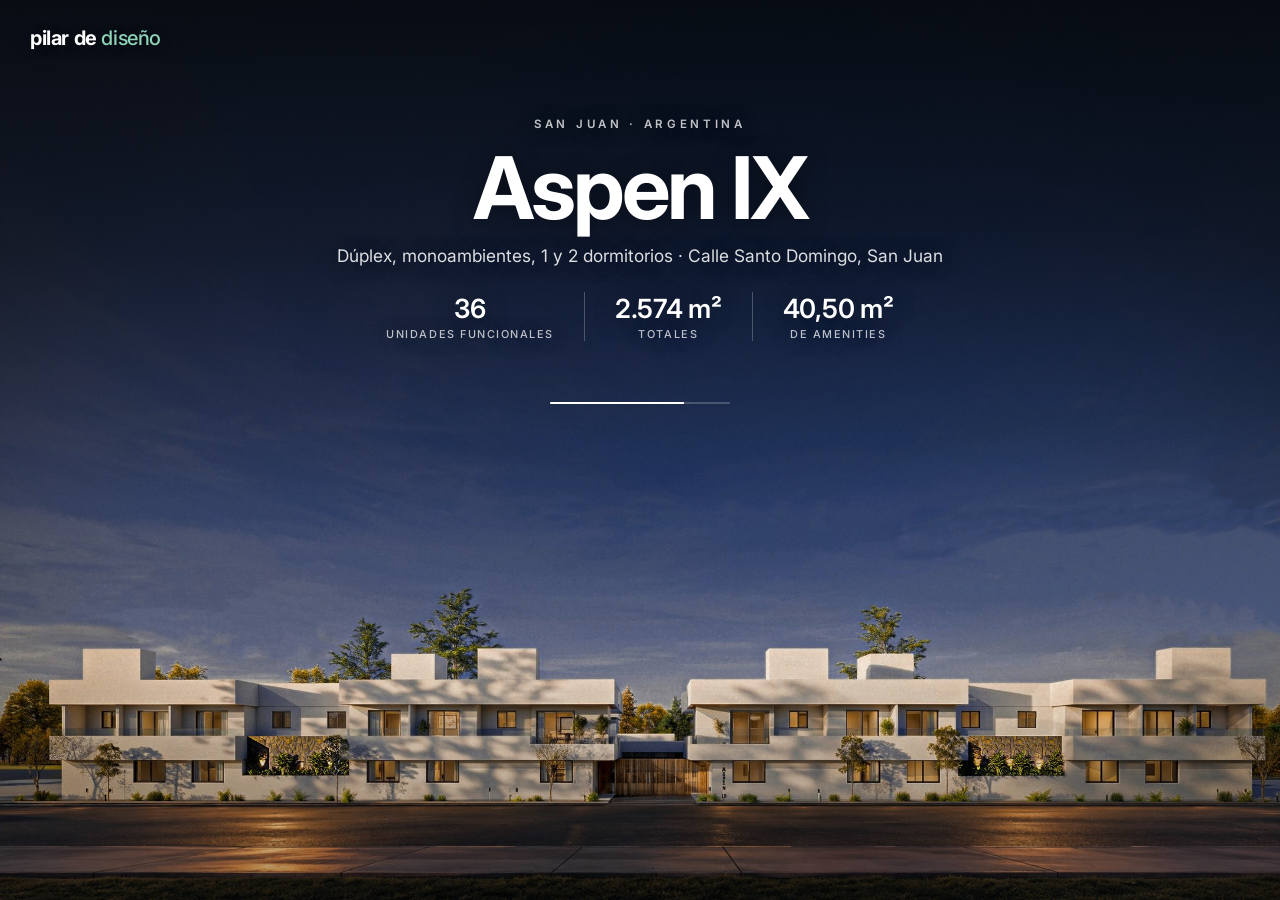
<file: showroom/index.html>
<!DOCTYPE html>
<html lang="es">
<head>
  <meta charset="UTF-8" />
  <meta name="viewport" content="width=device-width, initial-scale=1.0" />
  <title>Aspen IX · Showroom virtual | Pilar de Diseño</title>
  <meta name="description" content="Recorré Aspen IX: ubicación en San Juan, implantación, unidades disponibles, renders y recorridos 360°." />
  <!-- Vista previa al compartir el link (WhatsApp, redes) -->
  <meta property="og:title" content="Aspen IX · Showroom virtual" />
  <meta property="og:description" content="Ubicación, unidades disponibles, renders y recorridos 360°." />
  <meta property="og:type" content="website" />
  <meta name="theme-color" content="#0f1412" />

  <link rel="preconnect" href="https://fonts.googleapis.com" />
  <link rel="preconnect" href="https://fonts.gstatic.com" crossorigin />
  <link href="https://fonts.googleapis.com/css2?family=Inter:wght@300;400;500;600;700&display=swap" rel="stylesheet" />

  <!-- MapLibre: mapa 3D (copia local en vendor/). La 5 maneja mejor la cámara sobre el relieve que la 4.7.1 (vendor/maplibre). -->
  <link rel="stylesheet" href="vendor/maplibre-5.24.0/maplibre-gl.css" />
  <script src="vendor/maplibre-5.24.0/maplibre-gl.js" defer></script>

  <!-- ?v= obliga al navegador a bajar la versión nueva: subir el número cada vez que cambien estos archivos -->
  <link rel="stylesheet" href="showroom.css?v=62" />
  <script src="data.js?v=45" defer></script>
  <script src="showroom.js?v=71" defer></script>
  <script src="ventas.js?v=2" defer></script>
</head>
<body>
  <div id="map"></div>

  <!-- Intro: la fachada de fondo, con el título arriba para dejar el edificio a la vista; la barra de carga se
       convierte en "Entrar". -->
  <section id="intro" class="intro">
    <div class="intro-mark">pilar de <span>diseño</span></div>
    <div class="intro-text">
      <p class="intro-eyebrow">San Juan · Argentina</p>
      <h1 id="intro-name"></h1>
      <p id="intro-tagline" class="intro-tagline"></p>
      <ul id="intro-stats" class="intro-stats"></ul>
    </div>
    <div class="intro-cta">
      <div id="intro-progress" class="intro-progress" role="progressbar" aria-label="Cargando" aria-valuemin="0" aria-valuemax="100" aria-valuenow="0"></div>
      <button id="enter-btn" class="enter-btn" hidden>Entrar</button>
    </div>
  </section>

  <!-- Pantalla del video: aparece al terminar el vuelo (el mapa desde arriba se funde en el video, que arranca desde
       arriba). Queda en loop; al tocar el edificio la cámara sube y se entra a la implantación. -->
  <section id="hero" class="hero" hidden>
    <video id="intro-video" class="hero-video" muted loop playsinline preload="auto"></video>
    <div class="hero-text">
      <h1 id="hero-name"></h1>
      <p id="hero-tagline"></p>
    </div>
    <button id="hero-skip" class="pill hero-skip" type="button">Saltar video</button>
  </section>

  <!-- Título que aparece durante el vuelo -->
  <div id="title-card" class="title-card" hidden>
    <p class="eyebrow">San Juan · Argentina</p>
    <h1 id="project-name"></h1>
    <p id="project-tagline"></p>
  </div>

  <!-- Controles durante la intro -->
  <div id="intro-controls" class="intro-controls" hidden>
    <button id="skip-btn" class="pill">Saltar intro</button>
    <span id="countdown" class="intro-bar" aria-hidden="true"></span>
  </div>

  <!-- UI del showroom -->
  <header id="topbar" class="topbar" hidden>
    <div class="brand">pilar de <span>diseño</span></div>
    <!-- En la implantación los botones quedan guardados: se despliegan con "Menú" -->
    <div id="topbar-menu" class="topbar-menu">
      <button id="search-btn" class="glass search-btn" aria-controls="units-panel" aria-expanded="false">
        <svg viewBox="0 0 24 24" width="18" height="18" aria-hidden="true"><circle cx="11" cy="11" r="7" fill="none" stroke="currentColor" stroke-width="2"/><path d="M20 20l-4-4" stroke="currentColor" stroke-width="2" stroke-linecap="round"/></svg>
        Unidades
      </button>
      <button id="tour-btn" class="glass search-btn">Recorrido 360°</button>
      <button id="facade-btn" class="glass search-btn" hidden>Vista exterior</button>
      <button id="techplan-btn" class="glass search-btn" hidden>Plano técnico</button>
      <button id="nearby-btn" class="glass search-btn" hidden>Alrededores</button>
      <button id="view-toggle" class="glass search-btn" hidden>Ver en el mapa</button>
      <button id="fullscreen-btn" class="glass icon-btn" aria-label="Pantalla completa">⤢</button>
    </div>
    <button id="topbar-toggle" class="glass topbar-toggle" aria-expanded="true" aria-controls="topbar-menu">
      <svg viewBox="0 0 24 24" width="18" height="18" fill="none" stroke="currentColor" stroke-width="2" stroke-linecap="round" aria-hidden="true"><path d="M4 7h16M4 12h16M4 17h16"/></svg>
      <span>Menú</span>
    </button>
  </header>

  <!-- Alrededores: lugares cercanos al lote, en el mapa y en una lista por categoría -->
  <aside id="nearby-panel" class="nearby-panel glass" hidden>
    <div class="nearby-head">
      <div>
        <p class="eyebrow dark">Alrededores</p>
        <h2>Todo cerca de casa</h2>
      </div>
      <button class="close" data-close-nearby aria-label="Volver a la implantación">×</button>
    </div>
    <div id="nearby-modes" class="units-tabs nearby-modes" role="tablist">
      <button type="button" role="tab" data-mode="walk" aria-selected="true">A pie</button>
      <button type="button" role="tab" data-mode="city" aria-selected="false">En auto</button>
    </div>
    <div id="nearby-summary" class="nearby-summary"></div>
    <div id="nearby-cats" class="nearby-cats"></div>
    <ul id="nearby-list" class="nearby-list"></ul>
    <p class="nearby-note">A pie: distancia en línea recta desde el lote · En auto: tiempos estimados · Datos © OpenStreetMap</p>
  </aside>

  <!-- Ficha del lugar elegido en Alrededores: foto (si hay), distancia y cómo llegar -->
  <article id="place-card" class="place-card glass" aria-live="polite" hidden>
    <button class="place-close" data-close-place aria-label="Cerrar">×</button>
    <div id="place-media" class="place-media"></div>
    <div class="place-body">
      <p id="place-cat" class="place-cat"></p>
      <h3 id="place-name"></h3>
      <p id="place-desc" class="place-desc"></p>
      <div class="place-stats">
        <div><strong id="place-dist"></strong><span>desde Aspen IX</span></div>
        <div><strong id="place-time"></strong><span id="place-mode"></span></div>
      </div>
      <a id="place-route" class="btn place-route" target="_blank" rel="noopener">Cómo llegar
        <svg viewBox="0 0 24 24" fill="none" stroke="currentColor" stroke-width="2" stroke-linecap="round" stroke-linejoin="round" aria-hidden="true"><path d="M7 17L17 7M9 7h8v8"/></svg>
      </a>
    </div>
  </article>

  <!-- Unidades: buscador por tipología, planta y estado, y favoritas para comparar (ventas.js) -->
  <aside id="units-panel" class="units-panel glass" aria-label="Unidades" hidden>
    <div class="units-head">
      <div>
        <p class="eyebrow dark">Aspen IX</p>
        <h2>Unidades</h2>
      </div>
      <button class="close" data-close-units aria-label="Cerrar">×</button>
    </div>
    <div id="units-tabs" class="units-tabs" role="tablist">
      <button type="button" role="tab" data-tab="all" aria-selected="true">Buscar</button>
      <button type="button" role="tab" data-tab="fav" aria-selected="false">Favoritas <span id="units-fav-count" class="units-fav-count" hidden></span></button>
    </div>
    <div id="units-filters" class="units-filters">
      <div id="units-floors" class="units-floors"></div>
      <div id="units-types" class="chips"></div>
      <label class="toggle"><input id="units-free" type="checkbox" checked /> Solo disponibles</label>
    </div>
    <p id="units-count" class="units-count"></p>
    <ul id="units-list" class="units-list"></ul>
    <div id="units-compare-bar" class="units-compare-bar" hidden>
      <button id="units-compare" type="button" class="btn">Comparar favoritas</button>
    </div>
  </aside>

  <!-- Consultar: botón fijo sobre la implantación -->
  <button id="ask-fab" class="ask-fab" type="button" hidden>
    <svg viewBox="0 0 24 24" aria-hidden="true" fill="none" stroke="currentColor" stroke-width="1.9" stroke-linecap="round" stroke-linejoin="round"><path d="M20 11.5a7.5 7.5 0 0 1-11.2 6.5L4 19.5l1.5-4.6A7.5 7.5 0 1 1 20 11.5z"/></svg>
    <span>Consultar</span>
  </button>

  <!-- Implantación a pantalla completa: al terminar la intro se sale del mapa y queda la imagen sola -->
  <div id="plan-view" class="plan-view" hidden>
    <div class="plan-stage">
      <img id="plan-img" alt="Implantación del conjunto" />
      <!-- Un botón por departamento, pintado según su estado en la planta elegida -->
      <div id="unit-spots"></div>
      <button id="pool-hotspot" class="pool-hotspot" aria-label="Pileta: ver amenities"></button>
    </div>
    <div class="floor-switch glass">
      <div id="floor-switch" class="floor-switch-options"></div>
      <span id="floor-count" class="floor-switch-count"></span>
      <span class="floor-switch-legend" aria-hidden="true">
        <span><i class="st-disponible"></i>Disponible</span>
        <span><i class="st-reservada"></i>Reservada</span>
        <span><i class="st-vendida"></i>Vendida</span>
      </span>
    </div>
    <span class="plan-swipe-hint glass">Deslizá para ver todo el conjunto ↔</span>
  </div>

  <!-- Maqueta: al tocar el puntito aparece el plano 3D de la tipología; tocándolo se entra al departamento -->
  <div id="maqueta" class="maqueta" hidden>
    <button id="maqueta-enter" class="maqueta-stage" aria-label="Entrar al departamento">
      <span class="maqueta-fly"><span id="maqueta-tilt" class="maqueta-tilt"><img id="maqueta-img" alt="" /></span></span>
    </button>
    <div class="maqueta-info glass">
      <div class="uc-head"><span id="maqueta-id" class="uc-id"></span><em id="maqueta-status" class="badge"></em></div>
      <strong id="maqueta-type" class="maqueta-type"></strong>
      <span id="maqueta-meta" class="uc-floor"></span>
      <div id="maqueta-actions" class="u-actions"></div>
      <span class="maqueta-hint">Tocá la maqueta para entrar al recorrido</span>
    </div>
    <button id="maqueta-close" class="glass icon-btn maqueta-close" aria-label="Volver a la implantación">×</button>
  </div>

  <!-- Departamento o pileta: al tocarlo en la implantación, la imagen se acerca y se abre a pantalla completa.
       La pileta pasa primero su video y después queda la imagen. -->
  <div id="unit-view" class="unit-view" hidden>
    <img id="unit-view-img" class="unit-view-media" alt="" />
    <video id="unit-view-video" class="unit-view-media" playsinline preload="none" hidden></video>
    <!-- Recorrido 360° de la tipología: es lo primero que se ve al entrar a un departamento -->
    <iframe id="unit-tour-frame" class="unit-tour-frame" title="Recorrido 360°" allow="fullscreen; xr-spatial-tracking; gyroscope; accelerometer" allowfullscreen hidden></iframe>
    <!-- Pantalla de carga del 360°: tapa el visor mientras baja y se funde cuando está listo -->
    <div id="tour-loader" class="tour-loader" hidden>
      <div id="tour-loader-bg" class="tour-loader-bg"></div>
      <div class="tour-loader-box" role="status" aria-live="polite">
        <span class="tour-loader-badge" aria-hidden="true">
          <svg viewBox="0 0 72 72"><circle cx="36" cy="36" r="33" class="track" /><circle cx="36" cy="36" r="33" class="arc" /></svg>
          <b>360°</b>
        </span>
        <p class="tour-loader-eyebrow">Recorrido 360°</p>
        <h2 id="tour-loader-title"></h2>
        <div id="tour-loader-bar" class="tour-loader-bar"></div>
        <p id="tour-loader-status" class="tour-loader-status">Preparando el recorrido…</p>
      </div>
      <ul class="tour-loader-tips">
        <li><svg viewBox="0 0 24 24" fill="none" stroke="currentColor" stroke-width="1.8" stroke-linecap="round" stroke-linejoin="round" aria-hidden="true"><path d="M8 13V5.5a1.5 1.5 0 0 1 3 0V12m0-1.5a1.5 1.5 0 0 1 3 0V12m0-.5a1.5 1.5 0 0 1 3 0V13m0-.5a1.5 1.5 0 0 1 3 0V16a6 6 0 0 1-6 6h-1.5a6 6 0 0 1-4.6-2.2L4.6 16.6a1.6 1.6 0 0 1 2.4-2.1L8 15.5"/></svg><span id="tour-tip-drag">Arrastrá para mirar alrededor</span></li>
        <li><svg viewBox="0 0 24 24" fill="none" stroke="currentColor" stroke-width="1.8" aria-hidden="true"><ellipse cx="12" cy="17" rx="8" ry="3.2"/><ellipse cx="12" cy="17" rx="3.4" ry="1.3" fill="currentColor" stroke="none"/><path d="M12 3.5v8m-3-3l3 3 3-3" stroke-linecap="round" stroke-linejoin="round"/></svg><span>Tocá los círculos del piso para moverte</span></li>
      </ul>
    </div>
    <!-- Plano de la tipología (si tiene): cada ambiente se toca y abre su render -->
    <div id="unit-plan" class="unit-plan-wrap" hidden>
      <div class="unit-plan-stage">
        <img id="unit-plan-img" alt="" />
        <div id="unit-rooms"></div>
      </div>
      <span class="unit-plan-tip glass">Tocá un ambiente para verlo</span>
    </div>
    <!-- Ficha técnica del prototipo: banner a la derecha del plano (m² y ambientes) -->
    <aside id="unit-sheet" class="unit-sheet glass" hidden>
      <button class="close" id="unit-sheet-close" aria-label="Cerrar ficha técnica">×</button>
      <p id="unit-sheet-proto" class="eyebrow dark"></p>
      <h3 id="unit-sheet-title"></h3>
      <dl id="unit-sheet-areas" class="unit-sheet-areas"></dl>
      <ul id="unit-sheet-rooms" class="unit-sheet-rooms"></ul>
      <div id="unit-sheet-actions" class="u-actions"></div>
    </aside>
    <!-- FT: ficha técnica del prototipo, abajo a la izquierda -->
    <button id="unit-view-sheet" class="glass unit-ft-btn" aria-expanded="false" title="Ficha técnica">Ficha técnica</button>
    <div class="unit-view-bar">
      <div class="unit-view-title glass"><strong id="unit-view-name"></strong><em id="unit-view-status" class="badge"></em><span id="unit-view-tools" class="unit-view-tools"></span></div>
      <div class="unit-view-actions">
        <button id="unit-view-renders" class="glass search-btn">Ver unidad</button>
        <button id="unit-view-tour" class="glass search-btn">Recorrido 360°</button>
        <a id="unit-view-wa" class="search-btn wa-btn" target="_blank" rel="noopener">Consultar</a>
        <button id="unit-view-skip" class="glass search-btn" hidden>Saltar video</button>
      </div>
      <button id="unit-view-close" class="glass icon-btn" aria-label="Volver al edificio">×</button>
    </div>
  </div>

  <!-- Menú del departamento: queda siempre a la vista (también con la galería abierta) -->
  <nav id="unit-menu" class="unit-menu" hidden>
    <button id="unit-menu-gallery" class="glass search-btn" aria-pressed="false">Galería</button>
    <button id="unit-menu-timeline" class="glass search-btn" aria-pressed="false">Línea de tiempo</button>
    <button id="unit-menu-styles" class="glass search-btn" aria-pressed="false">Estilos</button>
    <button id="unit-menu-plan" class="glass search-btn" aria-pressed="false">Plano</button>
    <button id="unit-menu-tour" class="glass search-btn" aria-pressed="true">Recorrido 360°</button>
  </nav>

  <aside id="floor-rail" class="floor-rail glass" hidden>
    <p class="rail-title">Pisos</p>
    <div id="floor-list"></div>
  </aside>

  <div id="hint" class="hint glass" hidden>Tocá un piso del edificio para ver sus departamentos</div>

  <!-- Etiqueta al pasar sobre un departamento en la vista desde arriba -->
  <div id="unit-tip" class="unit-tip glass" hidden></div>
  <!-- Tarjeta del departamento al pasar el mouse por la implantación -->
  <div id="unit-card" class="unit-card glass" hidden></div>

  <!-- Panel de un piso -->
  <aside id="floor-panel" class="side-panel glass" hidden>
    <button class="close" data-close-panel aria-label="Cerrar">×</button>
    <p class="eyebrow dark">Aspen IX</p>
    <h2 id="floor-title"></h2>
    <button id="floor-tour" class="btn floor-tour-btn">Ver recorrido 360°</button>
    <div id="floor-plan" class="floor-plan"></div>
    <div class="legend">
      <span><i class="st-disponible"></i>Disponible</span>
      <span><i class="st-reservada"></i>Reservada</span>
      <span><i class="st-vendida"></i>Vendida</span>
    </div>
    <div id="floor-units" class="unit-list"></div>
  </aside>

  <!-- Buscador de unidades -->
  <div id="search-modal" class="modal" hidden>
    <div class="modal-backdrop" data-close-search></div>
    <div class="modal-card search-card">
      <div class="modal-head">
        <h2>Buscar Unidades</h2>
        <button class="close" data-close-search aria-label="Cerrar">×</button>
      </div>
      <div class="filters">
        <div id="rooms-filter" class="chips"></div>
        <label class="range">
          <span>Superficie mínima: <strong id="area-value"></strong></span>
          <input id="area-filter" type="range" />
        </label>
        <label class="toggle"><input id="available-filter" type="checkbox" checked /> Solo unidades disponibles</label>
      </div>
      <p id="results-count" class="results-count"></p>
      <div id="results" class="results"></div>
    </div>
  </div>

  <!-- Ficha de unidad -->
  <div id="unit-modal" class="modal" hidden>
    <div class="modal-backdrop" data-close-unit></div>
    <div class="modal-card unit-card">
      <button class="close" data-close-unit aria-label="Cerrar">×</button>
      <div id="unit-plan" class="unit-plan"></div>
      <div class="unit-body">
        <span id="unit-status" class="badge"></span>
        <h2 id="unit-title"></h2>
        <dl id="unit-meta" class="meta"></dl>
        <div class="unit-actions">
          <a id="unit-wa" class="btn" target="_blank" rel="noopener">Consultar por WhatsApp</a>
          <button id="unit-tour" class="btn btn-ghost">Recorrido 360°</button>
        </div>
      </div>
    </div>
  </div>

  <!-- Recorridos 360° -->
  <div id="tour-modal" class="modal" hidden>
    <div class="modal-backdrop" data-close-tour></div>
    <div class="modal-card tour-card">
      <div class="modal-head">
        <h2 id="tour-title">Recorrido 360°</h2>
        <button class="close" data-close-tour aria-label="Cerrar">×</button>
      </div>
      <div id="tour-tabs" class="chips"></div>
      <div class="tour-frame">
        <iframe id="tour-frame" title="Recorrido 360°" allow="fullscreen; xr-spatial-tracking; gyroscope; accelerometer" allowfullscreen></iframe>
      </div>
      <a id="tour-link" class="tour-link" target="_blank" rel="noopener">Abrir en pantalla completa ↗</a>
    </div>
  </div>

  <!-- Imágenes: amenities y vista exterior (se mueven en profundidad con el puntero) -->
  <div id="gallery-modal" class="modal" hidden>
    <div class="modal-backdrop" data-close-gallery></div>
    <div class="modal-card gallery-card">
      <div class="modal-head">
        <h2 id="gallery-title"></h2>
        <button class="close" data-close-gallery aria-label="Cerrar">×</button>
      </div>
      <div id="gallery-groups" class="chips" hidden></div>
      <div id="gallery-tabs" class="chips"></div>
      <div id="gallery-frame" class="gallery-frame">
        <!-- Capa que se mueve con el puntero (zoom + profundidad) y que funde al cambiar de vista -->
        <div id="gallery-media" class="gallery-media out">
          <img id="gallery-img" alt="" />
          <video id="gallery-video" class="gallery-video" muted playsinline preload="auto" hidden></video>
        </div>
        <button id="gallery-replay" class="gallery-replay glass" hidden>↻ Ver de nuevo</button>
        <div id="gallery-stages" class="gallery-stages" hidden></div>
        <button id="gallery-prev" class="gallery-nav prev glass" aria-label="Imagen anterior">‹</button>
        <button id="gallery-next" class="gallery-nav next glass" aria-label="Imagen siguiente">›</button>
        <span id="gallery-count" class="gallery-count"></span>
      </div>
    </div>
  </div>

  <!-- Comparador de favoritas: una columna por unidad -->
  <div id="compare-modal" class="modal sales-modal" hidden>
    <div class="modal-backdrop" data-close-compare></div>
    <div class="modal-card compare-card" role="dialog" aria-modal="true" aria-labelledby="compare-title">
      <div class="modal-head">
        <h2 id="compare-title">Comparar unidades</h2>
        <button class="close" data-close-compare aria-label="Cerrar">×</button>
      </div>
      <div class="compare-scroll"><table id="compare-table" class="compare-table"></table></div>
    </div>
  </div>

  <!-- Consulta: arma el mensaje de WhatsApp con los datos de la unidad -->
  <div id="ask-modal" class="modal sales-modal" hidden>
    <div class="modal-backdrop" data-close-ask></div>
    <form id="ask-form" class="modal-card ask-card" role="dialog" aria-modal="true" aria-labelledby="ask-title" novalidate>
      <div class="modal-head">
        <h2 id="ask-title">Consultar</h2>
        <button type="button" class="close" data-close-ask aria-label="Cerrar">×</button>
      </div>
      <div id="ask-unit" class="ask-unit" hidden></div>
      <label class="field"><span>Nombre</span><input id="ask-name" name="name" autocomplete="name" required /></label>
      <label class="field"><span>Mensaje</span><textarea id="ask-msg" name="msg" rows="3"></textarea></label>
      <label class="field"><span>¿Cuándo te contactamos?</span>
        <select id="ask-when" name="when">
          <option value="">Cuando puedan</option>
          <option value="por la mañana">Por la mañana</option>
          <option value="por la tarde">Por la tarde</option>
          <option value="después de las 18 h">Después de las 18 h</option>
        </select>
      </label>
      <button type="submit" class="btn ask-submit">Enviar por WhatsApp</button>
      <p class="ask-note">Se abre WhatsApp con el mensaje listo: solo tenés que enviarlo.</p>
    </form>
  </div>

  <!-- Ficha de la unidad para imprimir o guardar como PDF (solo se ve al imprimir) -->
  <div id="print-sheet" class="print-sheet" aria-hidden="true"></div>

  <div id="toast" class="toast" role="status" aria-live="polite" hidden></div>
</body>
</html>
</file>
<file: showroom/vendor/maplibre-5.24.0/maplibre-gl.css>
.maplibregl-map{font:12px/20px Helvetica Neue,Arial,Helvetica,sans-serif;overflow:hidden;position:relative;-webkit-tap-highlight-color:rgb(0 0 0/0)}.maplibregl-canvas{left:0;position:absolute;top:0}.maplibregl-map:fullscreen{height:100%;width:100%}.maplibregl-ctrl-group button.maplibregl-ctrl-compass{touch-action:none}.maplibregl-canvas-container.maplibregl-interactive,.maplibregl-ctrl-group button.maplibregl-ctrl-compass{cursor:grab;-webkit-user-select:none;-moz-user-select:none;user-select:none}.maplibregl-canvas-container.maplibregl-interactive.maplibregl-track-pointer{cursor:pointer}.maplibregl-canvas-container.maplibregl-interactive:active,.maplibregl-ctrl-group button.maplibregl-ctrl-compass:active{cursor:grabbing}.maplibregl-canvas-container.maplibregl-touch-zoom-rotate,.maplibregl-canvas-container.maplibregl-touch-zoom-rotate .maplibregl-canvas{touch-action:pan-x pan-y}.maplibregl-canvas-container.maplibregl-touch-drag-pan,.maplibregl-canvas-container.maplibregl-touch-drag-pan .maplibregl-canvas{touch-action:pinch-zoom}.maplibregl-canvas-container.maplibregl-touch-zoom-rotate.maplibregl-touch-drag-pan,.maplibregl-canvas-container.maplibregl-touch-zoom-rotate.maplibregl-touch-drag-pan .maplibregl-canvas{touch-action:none}.maplibregl-canvas-container.maplibregl-touch-drag-pan.maplibregl-cooperative-gestures,.maplibregl-canvas-container.maplibregl-touch-drag-pan.maplibregl-cooperative-gestures .maplibregl-canvas{touch-action:pan-x pan-y}.maplibregl-ctrl-bottom-left,.maplibregl-ctrl-bottom-right,.maplibregl-ctrl-top-left,.maplibregl-ctrl-top-right{pointer-events:none;position:absolute;z-index:2}.maplibregl-ctrl-top-left{left:0;top:0}.maplibregl-ctrl-top-right{right:0;top:0}.maplibregl-ctrl-bottom-left{bottom:0;left:0}.maplibregl-ctrl-bottom-right{bottom:0;right:0}.maplibregl-ctrl{clear:both;pointer-events:auto;transform:translate(0)}.maplibregl-ctrl-top-left .maplibregl-ctrl{float:left;margin:10px 0 0 10px}.maplibregl-ctrl-top-right .maplibregl-ctrl{float:right;margin:10px 10px 0 0}.maplibregl-ctrl-bottom-left .maplibregl-ctrl{float:left;margin:0 0 10px 10px}.maplibregl-ctrl-bottom-right .maplibregl-ctrl{float:right;margin:0 10px 10px 0}.maplibregl-ctrl-group{background:#fff;border-radius:4px}.maplibregl-ctrl-group:not(:empty){box-shadow:0 0 0 2px rgba(0,0,0,.1)}@media (forced-colors:active){.maplibregl-ctrl-group:not(:empty){box-shadow:0 0 0 2px ButtonText}}.maplibregl-ctrl-group button{background-color:transparent;border:0;box-sizing:border-box;cursor:pointer;display:block;height:29px;outline:none;padding:0;width:29px}.maplibregl-ctrl-group button+button{border-top:1px solid #ddd}.maplibregl-ctrl button .maplibregl-ctrl-icon{background-position:50%;background-repeat:no-repeat;display:block;height:100%;width:100%}@media (forced-colors:active){.maplibregl-ctrl-icon{background-color:transparent}.maplibregl-ctrl-group button+button{border-top:1px solid ButtonText}}.maplibregl-ctrl button::-moz-focus-inner{border:0;padding:0}.maplibregl-ctrl-attrib-button:focus,.maplibregl-ctrl-group button:focus{box-shadow:0 0 2px 2px #0096ff}.maplibregl-ctrl button:disabled{cursor:not-allowed}.maplibregl-ctrl button:disabled .maplibregl-ctrl-icon{opacity:.25}@media (hover:hover){.maplibregl-ctrl button:not(:disabled):hover{background-color:rgba(0,0,0,.05)}}.maplibregl-ctrl button:not(:disabled):active{background-color:rgba(0,0,0,.05)}.maplibregl-ctrl-group button:focus:focus-visible{box-shadow:0 0 2px 2px #0096ff}.maplibregl-ctrl-group button:focus:not(:focus-visible){box-shadow:none}.maplibregl-ctrl-group button:focus:first-child{border-radius:4px 4px 0 0}.maplibregl-ctrl-group button:focus:last-child{border-radius:0 0 4px 4px}.maplibregl-ctrl-group button:focus:only-child{border-radius:inherit}.maplibregl-ctrl button.maplibregl-ctrl-zoom-out .maplibregl-ctrl-icon{background-image:url("data:image/svg+xml;charset=utf-8,%3Csvg xmlns='http://www.w3.org/2000/svg' width='29' height='29' fill='%23333' viewBox='0 0 29 29'%3E%3Cpath d='M10 13c-.75 0-1.5.75-1.5 1.5S9.25 16 10 16h9c.75 0 1.5-.75 1.5-1.5S19.75 13 19 13z'/%3E%3C/svg%3E")}.maplibregl-ctrl button.maplibregl-ctrl-zoom-in .maplibregl-ctrl-icon{background-image:url("data:image/svg+xml;charset=utf-8,%3Csvg xmlns='http://www.w3.org/2000/svg' width='29' height='29' fill='%23333' viewBox='0 0 29 29'%3E%3Cpath d='M14.5 8.5c-.75 0-1.5.75-1.5 1.5v3h-3c-.75 0-1.5.75-1.5 1.5S9.25 16 10 16h3v3c0 .75.75 1.5 1.5 1.5S16 19.75 16 19v-3h3c.75 0 1.5-.75 1.5-1.5S19.75 13 19 13h-3v-3c0-.75-.75-1.5-1.5-1.5'/%3E%3C/svg%3E")}@media (forced-colors:active){.maplibregl-ctrl button.maplibregl-ctrl-zoom-out .maplibregl-ctrl-icon{background-image:url("data:image/svg+xml;charset=utf-8,%3Csvg xmlns='http://www.w3.org/2000/svg' width='29' height='29' fill='%23fff' viewBox='0 0 29 29'%3E%3Cpath d='M10 13c-.75 0-1.5.75-1.5 1.5S9.25 16 10 16h9c.75 0 1.5-.75 1.5-1.5S19.75 13 19 13z'/%3E%3C/svg%3E")}.maplibregl-ctrl button.maplibregl-ctrl-zoom-in .maplibregl-ctrl-icon{background-image:url("data:image/svg+xml;charset=utf-8,%3Csvg xmlns='http://www.w3.org/2000/svg' width='29' height='29' fill='%23fff' viewBox='0 0 29 29'%3E%3Cpath d='M14.5 8.5c-.75 0-1.5.75-1.5 1.5v3h-3c-.75 0-1.5.75-1.5 1.5S9.25 16 10 16h3v3c0 .75.75 1.5 1.5 1.5S16 19.75 16 19v-3h3c.75 0 1.5-.75 1.5-1.5S19.75 13 19 13h-3v-3c0-.75-.75-1.5-1.5-1.5'/%3E%3C/svg%3E")}}@media (forced-colors:active) and (prefers-color-scheme:light){.maplibregl-ctrl button.maplibregl-ctrl-zoom-out .maplibregl-ctrl-icon{background-image:url("data:image/svg+xml;charset=utf-8,%3Csvg xmlns='http://www.w3.org/2000/svg' width='29' height='29' viewBox='0 0 29 29'%3E%3Cpath d='M10 13c-.75 0-1.5.75-1.5 1.5S9.25 16 10 16h9c.75 0 1.5-.75 1.5-1.5S19.75 13 19 13z'/%3E%3C/svg%3E")}.maplibregl-ctrl button.maplibregl-ctrl-zoom-in .maplibregl-ctrl-icon{background-image:url("data:image/svg+xml;charset=utf-8,%3Csvg xmlns='http://www.w3.org/2000/svg' width='29' height='29' viewBox='0 0 29 29'%3E%3Cpath d='M14.5 8.5c-.75 0-1.5.75-1.5 1.5v3h-3c-.75 0-1.5.75-1.5 1.5S9.25 16 10 16h3v3c0 .75.75 1.5 1.5 1.5S16 19.75 16 19v-3h3c.75 0 1.5-.75 1.5-1.5S19.75 13 19 13h-3v-3c0-.75-.75-1.5-1.5-1.5'/%3E%3C/svg%3E")}}.maplibregl-ctrl button.maplibregl-ctrl-fullscreen .maplibregl-ctrl-icon{background-image:url("data:image/svg+xml;charset=utf-8,%3Csvg xmlns='http://www.w3.org/2000/svg' width='29' height='29' fill='%23333' viewBox='0 0 29 29'%3E%3Cpath d='M24 16v5.5c0 1.75-.75 2.5-2.5 2.5H16v-1l3-1.5-4-5.5 1-1 5.5 4 1.5-3zM6 16l1.5 3 5.5-4 1 1-4 5.5 3 1.5v1H7.5C5.75 24 5 23.25 5 21.5V16zm7-11v1l-3 1.5 4 5.5-1 1-5.5-4L6 13H5V7.5C5 5.75 5.75 5 7.5 5zm11 2.5c0-1.75-.75-2.5-2.5-2.5H16v1l3 1.5-4 5.5 1 1 5.5-4 1.5 3h1z'/%3E%3C/svg%3E")}.maplibregl-ctrl button.maplibregl-ctrl-shrink .maplibregl-ctrl-icon{background-image:url("data:image/svg+xml;charset=utf-8,%3Csvg xmlns='http://www.w3.org/2000/svg' width='29' height='29' viewBox='0 0 29 29'%3E%3Cpath d='M18.5 16c-1.75 0-2.5.75-2.5 2.5V24h1l1.5-3 5.5 4 1-1-4-5.5 3-1.5v-1zM13 18.5c0-1.75-.75-2.5-2.5-2.5H5v1l3 1.5L4 24l1 1 5.5-4 1.5 3h1zm3-8c0 1.75.75 2.5 2.5 2.5H24v-1l-3-1.5L25 5l-1-1-5.5 4L17 5h-1zM10.5 13c1.75 0 2.5-.75 2.5-2.5V5h-1l-1.5 3L5 4 4 5l4 5.5L5 12v1z'/%3E%3C/svg%3E")}@media (forced-colors:active){.maplibregl-ctrl button.maplibregl-ctrl-fullscreen .maplibregl-ctrl-icon{background-image:url("data:image/svg+xml;charset=utf-8,%3Csvg xmlns='http://www.w3.org/2000/svg' width='29' height='29' fill='%23fff' viewBox='0 0 29 29'%3E%3Cpath d='M24 16v5.5c0 1.75-.75 2.5-2.5 2.5H16v-1l3-1.5-4-5.5 1-1 5.5 4 1.5-3zM6 16l1.5 3 5.5-4 1 1-4 5.5 3 1.5v1H7.5C5.75 24 5 23.25 5 21.5V16zm7-11v1l-3 1.5 4 5.5-1 1-5.5-4L6 13H5V7.5C5 5.75 5.75 5 7.5 5zm11 2.5c0-1.75-.75-2.5-2.5-2.5H16v1l3 1.5-4 5.5 1 1 5.5-4 1.5 3h1z'/%3E%3C/svg%3E")}.maplibregl-ctrl button.maplibregl-ctrl-shrink .maplibregl-ctrl-icon{background-image:url("data:image/svg+xml;charset=utf-8,%3Csvg xmlns='http://www.w3.org/2000/svg' width='29' height='29' fill='%23fff' viewBox='0 0 29 29'%3E%3Cpath d='M18.5 16c-1.75 0-2.5.75-2.5 2.5V24h1l1.5-3 5.5 4 1-1-4-5.5 3-1.5v-1zM13 18.5c0-1.75-.75-2.5-2.5-2.5H5v1l3 1.5L4 24l1 1 5.5-4 1.5 3h1zm3-8c0 1.75.75 2.5 2.5 2.5H24v-1l-3-1.5L25 5l-1-1-5.5 4L17 5h-1zM10.5 13c1.75 0 2.5-.75 2.5-2.5V5h-1l-1.5 3L5 4 4 5l4 5.5L5 12v1z'/%3E%3C/svg%3E")}}@media (forced-colors:active) and (prefers-color-scheme:light){.maplibregl-ctrl button.maplibregl-ctrl-fullscreen .maplibregl-ctrl-icon{background-image:url("data:image/svg+xml;charset=utf-8,%3Csvg xmlns='http://www.w3.org/2000/svg' width='29' height='29' viewBox='0 0 29 29'%3E%3Cpath d='M24 16v5.5c0 1.75-.75 2.5-2.5 2.5H16v-1l3-1.5-4-5.5 1-1 5.5 4 1.5-3zM6 16l1.5 3 5.5-4 1 1-4 5.5 3 1.5v1H7.5C5.75 24 5 23.25 5 21.5V16zm7-11v1l-3 1.5 4 5.5-1 1-5.5-4L6 13H5V7.5C5 5.75 5.75 5 7.5 5zm11 2.5c0-1.75-.75-2.5-2.5-2.5H16v1l3 1.5-4 5.5 1 1 5.5-4 1.5 3h1z'/%3E%3C/svg%3E")}.maplibregl-ctrl button.maplibregl-ctrl-shrink .maplibregl-ctrl-icon{background-image:url("data:image/svg+xml;charset=utf-8,%3Csvg xmlns='http://www.w3.org/2000/svg' width='29' height='29' viewBox='0 0 29 29'%3E%3Cpath d='M18.5 16c-1.75 0-2.5.75-2.5 2.5V24h1l1.5-3 5.5 4 1-1-4-5.5 3-1.5v-1zM13 18.5c0-1.75-.75-2.5-2.5-2.5H5v1l3 1.5L4 24l1 1 5.5-4 1.5 3h1zm3-8c0 1.75.75 2.5 2.5 2.5H24v-1l-3-1.5L25 5l-1-1-5.5 4L17 5h-1zM10.5 13c1.75 0 2.5-.75 2.5-2.5V5h-1l-1.5 3L5 4 4 5l4 5.5L5 12v1z'/%3E%3C/svg%3E")}}.maplibregl-ctrl button.maplibregl-ctrl-compass .maplibregl-ctrl-icon{background-image:url("data:image/svg+xml;charset=utf-8,%3Csvg xmlns='http://www.w3.org/2000/svg' width='29' height='29' fill='%23333' viewBox='0 0 29 29'%3E%3Cpath d='m10.5 14 4-8 4 8z'/%3E%3Cpath fill='%23ccc' d='m10.5 16 4 8 4-8z'/%3E%3C/svg%3E")}@media (forced-colors:active){.maplibregl-ctrl button.maplibregl-ctrl-compass .maplibregl-ctrl-icon{background-image:url("data:image/svg+xml;charset=utf-8,%3Csvg xmlns='http://www.w3.org/2000/svg' width='29' height='29' fill='%23fff' viewBox='0 0 29 29'%3E%3Cpath d='m10.5 14 4-8 4 8z'/%3E%3Cpath fill='%23ccc' d='m10.5 16 4 8 4-8z'/%3E%3C/svg%3E")}}@media (forced-colors:active) and (prefers-color-scheme:light){.maplibregl-ctrl button.maplibregl-ctrl-compass .maplibregl-ctrl-icon{background-image:url("data:image/svg+xml;charset=utf-8,%3Csvg xmlns='http://www.w3.org/2000/svg' width='29' height='29' viewBox='0 0 29 29'%3E%3Cpath d='m10.5 14 4-8 4 8z'/%3E%3Cpath fill='%23ccc' d='m10.5 16 4 8 4-8z'/%3E%3C/svg%3E")}}.maplibregl-ctrl button.maplibregl-ctrl-globe .maplibregl-ctrl-icon{background-image:url("data:image/svg+xml;charset=utf-8,%3Csvg xmlns='http://www.w3.org/2000/svg' width='22' height='22' fill='none' stroke='%23333' viewBox='0 0 22 22'%3E%3Ccircle cx='11' cy='11' r='8.5'/%3E%3Cpath d='M17.5 11c0 4.819-3.02 8.5-6.5 8.5S4.5 15.819 4.5 11 7.52 2.5 11 2.5s6.5 3.681 6.5 8.5Z'/%3E%3Cpath d='M13.5 11c0 2.447-.331 4.64-.853 6.206-.262.785-.562 1.384-.872 1.777-.314.399-.58.517-.775.517s-.461-.118-.775-.517c-.31-.393-.61-.992-.872-1.777C8.831 15.64 8.5 13.446 8.5 11s.331-4.64.853-6.206c.262-.785.562-1.384.872-1.777.314-.399.58-.517.775-.517s.461.118.775.517c.31.393.61.992.872 1.777.522 1.565.853 3.76.853 6.206Z'/%3E%3Cpath d='M11 7.5c-1.909 0-3.622-.166-4.845-.428-.616-.132-1.08-.283-1.379-.434a1.3 1.3 0 0 1-.224-.138q.07-.058.224-.138c.299-.151.763-.302 1.379-.434C7.378 5.666 9.091 5.5 11 5.5s3.622.166 4.845.428c.616.132 1.08.283 1.379.434.105.053.177.1.224.138q-.07.058-.224.138c-.299.151-.763.302-1.379.434-1.223.262-2.936.428-4.845.428ZM4.486 6.436ZM11 16.5c-1.909 0-3.622-.166-4.845-.428-.616-.132-1.08-.283-1.379-.434a1.3 1.3 0 0 1-.224-.138 1.3 1.3 0 0 1 .224-.138c.299-.151.763-.302 1.379-.434C7.378 14.666 9.091 14.5 11 14.5s3.622.166 4.845.428c.616.132 1.08.283 1.379.434.105.053.177.1.224.138a1.3 1.3 0 0 1-.224.138c-.299.151-.763.302-1.379.434-1.223.262-2.936.428-4.845.428Zm-6.514-1.064ZM11 12.5c-2.46 0-4.672-.222-6.255-.574-.796-.177-1.406-.38-1.805-.59a1.5 1.5 0 0 1-.39-.272.3.3 0 0 1-.047-.064.3.3 0 0 1 .048-.064c.066-.073.189-.167.389-.272.399-.21 1.009-.413 1.805-.59C6.328 9.722 8.54 9.5 11 9.5s4.672.222 6.256.574c.795.177 1.405.38 1.804.59.2.105.323.2.39.272a.3.3 0 0 1 .047.064.3.3 0 0 1-.048.064 1.4 1.4 0 0 1-.389.272c-.399.21-1.009.413-1.804.59-1.584.352-3.796.574-6.256.574Zm-8.501-1.51v.002zm0 .018v.002zm17.002.002v-.002zm0-.018v-.002z'/%3E%3C/svg%3E")}.maplibregl-ctrl button.maplibregl-ctrl-globe-enabled .maplibregl-ctrl-icon{background-image:url("data:image/svg+xml;charset=utf-8,%3Csvg xmlns='http://www.w3.org/2000/svg' width='22' height='22' fill='none' stroke='%2333b5e5' viewBox='0 0 22 22'%3E%3Ccircle cx='11' cy='11' r='8.5'/%3E%3Cpath d='M17.5 11c0 4.819-3.02 8.5-6.5 8.5S4.5 15.819 4.5 11 7.52 2.5 11 2.5s6.5 3.681 6.5 8.5Z'/%3E%3Cpath d='M13.5 11c0 2.447-.331 4.64-.853 6.206-.262.785-.562 1.384-.872 1.777-.314.399-.58.517-.775.517s-.461-.118-.775-.517c-.31-.393-.61-.992-.872-1.777C8.831 15.64 8.5 13.446 8.5 11s.331-4.64.853-6.206c.262-.785.562-1.384.872-1.777.314-.399.58-.517.775-.517s.461.118.775.517c.31.393.61.992.872 1.777.522 1.565.853 3.76.853 6.206Z'/%3E%3Cpath d='M11 7.5c-1.909 0-3.622-.166-4.845-.428-.616-.132-1.08-.283-1.379-.434a1.3 1.3 0 0 1-.224-.138q.07-.058.224-.138c.299-.151.763-.302 1.379-.434C7.378 5.666 9.091 5.5 11 5.5s3.622.166 4.845.428c.616.132 1.08.283 1.379.434.105.053.177.1.224.138q-.07.058-.224.138c-.299.151-.763.302-1.379.434-1.223.262-2.936.428-4.845.428ZM4.486 6.436ZM11 16.5c-1.909 0-3.622-.166-4.845-.428-.616-.132-1.08-.283-1.379-.434a1.3 1.3 0 0 1-.224-.138 1.3 1.3 0 0 1 .224-.138c.299-.151.763-.302 1.379-.434C7.378 14.666 9.091 14.5 11 14.5s3.622.166 4.845.428c.616.132 1.08.283 1.379.434.105.053.177.1.224.138a1.3 1.3 0 0 1-.224.138c-.299.151-.763.302-1.379.434-1.223.262-2.936.428-4.845.428Zm-6.514-1.064ZM11 12.5c-2.46 0-4.672-.222-6.255-.574-.796-.177-1.406-.38-1.805-.59a1.5 1.5 0 0 1-.39-.272.3.3 0 0 1-.047-.064.3.3 0 0 1 .048-.064c.066-.073.189-.167.389-.272.399-.21 1.009-.413 1.805-.59C6.328 9.722 8.54 9.5 11 9.5s4.672.222 6.256.574c.795.177 1.405.38 1.804.59.2.105.323.2.39.272a.3.3 0 0 1 .047.064.3.3 0 0 1-.048.064 1.4 1.4 0 0 1-.389.272c-.399.21-1.009.413-1.804.59-1.584.352-3.796.574-6.256.574Zm-8.501-1.51v.002zm0 .018v.002zm17.002.002v-.002zm0-.018v-.002z'/%3E%3C/svg%3E")}.maplibregl-ctrl button.maplibregl-ctrl-terrain .maplibregl-ctrl-icon{background-image:url("data:image/svg+xml;charset=utf-8,%3Csvg xmlns='http://www.w3.org/2000/svg' width='22' height='22' fill='%23333' viewBox='0 0 22 22'%3E%3Cpath d='m1.754 13.406 4.453-4.851 3.09 3.09 3.281 3.277.969-.969-3.309-3.312 3.844-4.121 6.148 6.886h1.082v-.855l-7.207-8.07-4.84 5.187L6.169 6.57l-5.48 5.965v.871ZM.688 16.844h20.625v1.375H.688Zm0 0'/%3E%3C/svg%3E")}.maplibregl-ctrl button.maplibregl-ctrl-terrain-enabled .maplibregl-ctrl-icon{background-image:url("data:image/svg+xml;charset=utf-8,%3Csvg xmlns='http://www.w3.org/2000/svg' width='22' height='22' fill='%2333b5e5' viewBox='0 0 22 22'%3E%3Cpath d='m1.754 13.406 4.453-4.851 3.09 3.09 3.281 3.277.969-.969-3.309-3.312 3.844-4.121 6.148 6.886h1.082v-.855l-7.207-8.07-4.84 5.187L6.169 6.57l-5.48 5.965v.871ZM.688 16.844h20.625v1.375H.688Zm0 0'/%3E%3C/svg%3E")}.maplibregl-ctrl button.maplibregl-ctrl-geolocate .maplibregl-ctrl-icon{background-image:url("data:image/svg+xml;charset=utf-8,%3Csvg xmlns='http://www.w3.org/2000/svg' width='29' height='29' fill='%23333' viewBox='0 0 20 20'%3E%3Cpath d='M10 4C9 4 9 5 9 5v.1A5 5 0 0 0 5.1 9H5s-1 0-1 1 1 1 1 1h.1A5 5 0 0 0 9 14.9v.1s0 1 1 1 1-1 1-1v-.1a5 5 0 0 0 3.9-3.9h.1s1 0 1-1-1-1-1-1h-.1A5 5 0 0 0 11 5.1V5s0-1-1-1m0 2.5a3.5 3.5 0 1 1 0 7 3.5 3.5 0 1 1 0-7'/%3E%3Ccircle cx='10' cy='10' r='2'/%3E%3C/svg%3E")}.maplibregl-ctrl button.maplibregl-ctrl-geolocate:disabled .maplibregl-ctrl-icon{background-image:url("data:image/svg+xml;charset=utf-8,%3Csvg xmlns='http://www.w3.org/2000/svg' width='29' height='29' fill='%23aaa' viewBox='0 0 20 20'%3E%3Cpath d='M10 4C9 4 9 5 9 5v.1A5 5 0 0 0 5.1 9H5s-1 0-1 1 1 1 1 1h.1A5 5 0 0 0 9 14.9v.1s0 1 1 1 1-1 1-1v-.1a5 5 0 0 0 3.9-3.9h.1s1 0 1-1-1-1-1-1h-.1A5 5 0 0 0 11 5.1V5s0-1-1-1m0 2.5a3.5 3.5 0 1 1 0 7 3.5 3.5 0 1 1 0-7'/%3E%3Ccircle cx='10' cy='10' r='2'/%3E%3Cpath fill='red' d='m14 5 1 1-9 9-1-1z'/%3E%3C/svg%3E")}.maplibregl-ctrl button.maplibregl-ctrl-geolocate.maplibregl-ctrl-geolocate-active .maplibregl-ctrl-icon{background-image:url("data:image/svg+xml;charset=utf-8,%3Csvg xmlns='http://www.w3.org/2000/svg' width='29' height='29' fill='%2333b5e5' viewBox='0 0 20 20'%3E%3Cpath d='M10 4C9 4 9 5 9 5v.1A5 5 0 0 0 5.1 9H5s-1 0-1 1 1 1 1 1h.1A5 5 0 0 0 9 14.9v.1s0 1 1 1 1-1 1-1v-.1a5 5 0 0 0 3.9-3.9h.1s1 0 1-1-1-1-1-1h-.1A5 5 0 0 0 11 5.1V5s0-1-1-1m0 2.5a3.5 3.5 0 1 1 0 7 3.5 3.5 0 1 1 0-7'/%3E%3Ccircle cx='10' cy='10' r='2'/%3E%3C/svg%3E")}.maplibregl-ctrl button.maplibregl-ctrl-geolocate.maplibregl-ctrl-geolocate-active-error .maplibregl-ctrl-icon{background-image:url("data:image/svg+xml;charset=utf-8,%3Csvg xmlns='http://www.w3.org/2000/svg' width='29' height='29' fill='%23e58978' viewBox='0 0 20 20'%3E%3Cpath d='M10 4C9 4 9 5 9 5v.1A5 5 0 0 0 5.1 9H5s-1 0-1 1 1 1 1 1h.1A5 5 0 0 0 9 14.9v.1s0 1 1 1 1-1 1-1v-.1a5 5 0 0 0 3.9-3.9h.1s1 0 1-1-1-1-1-1h-.1A5 5 0 0 0 11 5.1V5s0-1-1-1m0 2.5a3.5 3.5 0 1 1 0 7 3.5 3.5 0 1 1 0-7'/%3E%3Ccircle cx='10' cy='10' r='2'/%3E%3C/svg%3E")}.maplibregl-ctrl button.maplibregl-ctrl-geolocate.maplibregl-ctrl-geolocate-background .maplibregl-ctrl-icon{background-image:url("data:image/svg+xml;charset=utf-8,%3Csvg xmlns='http://www.w3.org/2000/svg' width='29' height='29' fill='%2333b5e5' viewBox='0 0 20 20'%3E%3Cpath d='M10 4C9 4 9 5 9 5v.1A5 5 0 0 0 5.1 9H5s-1 0-1 1 1 1 1 1h.1A5 5 0 0 0 9 14.9v.1s0 1 1 1 1-1 1-1v-.1a5 5 0 0 0 3.9-3.9h.1s1 0 1-1-1-1-1-1h-.1A5 5 0 0 0 11 5.1V5s0-1-1-1m0 2.5a3.5 3.5 0 1 1 0 7 3.5 3.5 0 1 1 0-7'/%3E%3C/svg%3E")}.maplibregl-ctrl button.maplibregl-ctrl-geolocate.maplibregl-ctrl-geolocate-background-error .maplibregl-ctrl-icon{background-image:url("data:image/svg+xml;charset=utf-8,%3Csvg xmlns='http://www.w3.org/2000/svg' width='29' height='29' fill='%23e54e33' viewBox='0 0 20 20'%3E%3Cpath d='M10 4C9 4 9 5 9 5v.1A5 5 0 0 0 5.1 9H5s-1 0-1 1 1 1 1 1h.1A5 5 0 0 0 9 14.9v.1s0 1 1 1 1-1 1-1v-.1a5 5 0 0 0 3.9-3.9h.1s1 0 1-1-1-1-1-1h-.1A5 5 0 0 0 11 5.1V5s0-1-1-1m0 2.5a3.5 3.5 0 1 1 0 7 3.5 3.5 0 1 1 0-7'/%3E%3C/svg%3E")}.maplibregl-ctrl button.maplibregl-ctrl-geolocate.maplibregl-ctrl-geolocate-waiting .maplibregl-ctrl-icon{animation:maplibregl-spin 2s linear infinite}@media (forced-colors:active){.maplibregl-ctrl button.maplibregl-ctrl-geolocate .maplibregl-ctrl-icon{background-image:url("data:image/svg+xml;charset=utf-8,%3Csvg xmlns='http://www.w3.org/2000/svg' width='29' height='29' fill='%23fff' viewBox='0 0 20 20'%3E%3Cpath d='M10 4C9 4 9 5 9 5v.1A5 5 0 0 0 5.1 9H5s-1 0-1 1 1 1 1 1h.1A5 5 0 0 0 9 14.9v.1s0 1 1 1 1-1 1-1v-.1a5 5 0 0 0 3.9-3.9h.1s1 0 1-1-1-1-1-1h-.1A5 5 0 0 0 11 5.1V5s0-1-1-1m0 2.5a3.5 3.5 0 1 1 0 7 3.5 3.5 0 1 1 0-7'/%3E%3Ccircle cx='10' cy='10' r='2'/%3E%3C/svg%3E")}.maplibregl-ctrl button.maplibregl-ctrl-geolocate:disabled .maplibregl-ctrl-icon{background-image:url("data:image/svg+xml;charset=utf-8,%3Csvg xmlns='http://www.w3.org/2000/svg' width='29' height='29' fill='%23999' viewBox='0 0 20 20'%3E%3Cpath d='M10 4C9 4 9 5 9 5v.1A5 5 0 0 0 5.1 9H5s-1 0-1 1 1 1 1 1h.1A5 5 0 0 0 9 14.9v.1s0 1 1 1 1-1 1-1v-.1a5 5 0 0 0 3.9-3.9h.1s1 0 1-1-1-1-1-1h-.1A5 5 0 0 0 11 5.1V5s0-1-1-1m0 2.5a3.5 3.5 0 1 1 0 7 3.5 3.5 0 1 1 0-7'/%3E%3Ccircle cx='10' cy='10' r='2'/%3E%3Cpath fill='red' d='m14 5 1 1-9 9-1-1z'/%3E%3C/svg%3E")}.maplibregl-ctrl button.maplibregl-ctrl-geolocate.maplibregl-ctrl-geolocate-active .maplibregl-ctrl-icon{background-image:url("data:image/svg+xml;charset=utf-8,%3Csvg xmlns='http://www.w3.org/2000/svg' width='29' height='29' fill='%2333b5e5' viewBox='0 0 20 20'%3E%3Cpath d='M10 4C9 4 9 5 9 5v.1A5 5 0 0 0 5.1 9H5s-1 0-1 1 1 1 1 1h.1A5 5 0 0 0 9 14.9v.1s0 1 1 1 1-1 1-1v-.1a5 5 0 0 0 3.9-3.9h.1s1 0 1-1-1-1-1-1h-.1A5 5 0 0 0 11 5.1V5s0-1-1-1m0 2.5a3.5 3.5 0 1 1 0 7 3.5 3.5 0 1 1 0-7'/%3E%3Ccircle cx='10' cy='10' r='2'/%3E%3C/svg%3E")}.maplibregl-ctrl button.maplibregl-ctrl-geolocate.maplibregl-ctrl-geolocate-active-error .maplibregl-ctrl-icon{background-image:url("data:image/svg+xml;charset=utf-8,%3Csvg xmlns='http://www.w3.org/2000/svg' width='29' height='29' fill='%23e58978' viewBox='0 0 20 20'%3E%3Cpath d='M10 4C9 4 9 5 9 5v.1A5 5 0 0 0 5.1 9H5s-1 0-1 1 1 1 1 1h.1A5 5 0 0 0 9 14.9v.1s0 1 1 1 1-1 1-1v-.1a5 5 0 0 0 3.9-3.9h.1s1 0 1-1-1-1-1-1h-.1A5 5 0 0 0 11 5.1V5s0-1-1-1m0 2.5a3.5 3.5 0 1 1 0 7 3.5 3.5 0 1 1 0-7'/%3E%3Ccircle cx='10' cy='10' r='2'/%3E%3C/svg%3E")}.maplibregl-ctrl button.maplibregl-ctrl-geolocate.maplibregl-ctrl-geolocate-background .maplibregl-ctrl-icon{background-image:url("data:image/svg+xml;charset=utf-8,%3Csvg xmlns='http://www.w3.org/2000/svg' width='29' height='29' fill='%2333b5e5' viewBox='0 0 20 20'%3E%3Cpath d='M10 4C9 4 9 5 9 5v.1A5 5 0 0 0 5.1 9H5s-1 0-1 1 1 1 1 1h.1A5 5 0 0 0 9 14.9v.1s0 1 1 1 1-1 1-1v-.1a5 5 0 0 0 3.9-3.9h.1s1 0 1-1-1-1-1-1h-.1A5 5 0 0 0 11 5.1V5s0-1-1-1m0 2.5a3.5 3.5 0 1 1 0 7 3.5 3.5 0 1 1 0-7'/%3E%3C/svg%3E")}.maplibregl-ctrl button.maplibregl-ctrl-geolocate.maplibregl-ctrl-geolocate-background-error .maplibregl-ctrl-icon{background-image:url("data:image/svg+xml;charset=utf-8,%3Csvg xmlns='http://www.w3.org/2000/svg' width='29' height='29' fill='%23e54e33' viewBox='0 0 20 20'%3E%3Cpath d='M10 4C9 4 9 5 9 5v.1A5 5 0 0 0 5.1 9H5s-1 0-1 1 1 1 1 1h.1A5 5 0 0 0 9 14.9v.1s0 1 1 1 1-1 1-1v-.1a5 5 0 0 0 3.9-3.9h.1s1 0 1-1-1-1-1-1h-.1A5 5 0 0 0 11 5.1V5s0-1-1-1m0 2.5a3.5 3.5 0 1 1 0 7 3.5 3.5 0 1 1 0-7'/%3E%3C/svg%3E")}}@media (forced-colors:active) and (prefers-color-scheme:light){.maplibregl-ctrl button.maplibregl-ctrl-geolocate .maplibregl-ctrl-icon{background-image:url("data:image/svg+xml;charset=utf-8,%3Csvg xmlns='http://www.w3.org/2000/svg' width='29' height='29' viewBox='0 0 20 20'%3E%3Cpath d='M10 4C9 4 9 5 9 5v.1A5 5 0 0 0 5.1 9H5s-1 0-1 1 1 1 1 1h.1A5 5 0 0 0 9 14.9v.1s0 1 1 1 1-1 1-1v-.1a5 5 0 0 0 3.9-3.9h.1s1 0 1-1-1-1-1-1h-.1A5 5 0 0 0 11 5.1V5s0-1-1-1m0 2.5a3.5 3.5 0 1 1 0 7 3.5 3.5 0 1 1 0-7'/%3E%3Ccircle cx='10' cy='10' r='2'/%3E%3C/svg%3E")}.maplibregl-ctrl button.maplibregl-ctrl-geolocate:disabled .maplibregl-ctrl-icon{background-image:url("data:image/svg+xml;charset=utf-8,%3Csvg xmlns='http://www.w3.org/2000/svg' width='29' height='29' fill='%23666' viewBox='0 0 20 20'%3E%3Cpath d='M10 4C9 4 9 5 9 5v.1A5 5 0 0 0 5.1 9H5s-1 0-1 1 1 1 1 1h.1A5 5 0 0 0 9 14.9v.1s0 1 1 1 1-1 1-1v-.1a5 5 0 0 0 3.9-3.9h.1s1 0 1-1-1-1-1-1h-.1A5 5 0 0 0 11 5.1V5s0-1-1-1m0 2.5a3.5 3.5 0 1 1 0 7 3.5 3.5 0 1 1 0-7'/%3E%3Ccircle cx='10' cy='10' r='2'/%3E%3Cpath fill='red' d='m14 5 1 1-9 9-1-1z'/%3E%3C/svg%3E")}}@keyframes maplibregl-spin{0%{transform:rotate(0deg)}to{transform:rotate(1turn)}}a.maplibregl-ctrl-logo{background-image:url("data:image/svg+xml;charset=utf-8,%3Csvg xmlns='http://www.w3.org/2000/svg' width='88' height='23' fill='none'%3E%3Cpath fill='%23000' fill-opacity='.4' fill-rule='evenodd' d='M17.408 16.796h-1.827l2.501-12.095h.198l3.324 6.533.988 2.19.988-2.19 3.258-6.533h.181l2.6 12.095h-1.81l-1.218-5.644-.362-1.71-.658 1.71-2.929 5.644h-.098l-2.914-5.644-.757-1.71-.345 1.71zm1.958-3.42-.726 3.663a1.255 1.255 0 0 1-1.232 1.011h-1.827a1.255 1.255 0 0 1-1.229-1.509l2.501-12.095a1.255 1.255 0 0 1 1.23-1.001h.197a1.25 1.25 0 0 1 1.12.685l3.19 6.273 3.125-6.263a1.25 1.25 0 0 1 1.123-.695h.181a1.255 1.255 0 0 1 1.227.991l1.443 6.71a5 5 0 0 1 .314-.787l.009-.016a4.6 4.6 0 0 1 1.777-1.887c.782-.46 1.668-.667 2.611-.667a4.6 4.6 0 0 1 1.7.32l.306.134c.21-.16.474-.256.759-.256h1.694a1.255 1.255 0 0 1 1.212.925 1.255 1.255 0 0 1 1.212-.925h1.711c.284 0 .545.094.755.252.613-.3 1.312-.45 2.075-.45 1.356 0 2.557.445 3.482 1.4q.47.48.763 1.064V4.701a1.255 1.255 0 0 1 1.255-1.255h1.86A1.255 1.255 0 0 1 54.44 4.7v9.194h2.217c.19 0 .37.043.532.118v-4.77c0-.356.147-.678.385-.906a2.42 2.42 0 0 1-.682-1.71c0-.665.267-1.253.735-1.7a2.45 2.45 0 0 1 1.722-.674 2.43 2.43 0 0 1 1.705.675q.318.302.504.683V4.7a1.255 1.255 0 0 1 1.255-1.255h1.744A1.255 1.255 0 0 1 65.812 4.7v3.335a4.8 4.8 0 0 1 1.526-.246c.938 0 1.817.214 2.59.69a4.47 4.47 0 0 1 1.67 1.743v-.98a1.255 1.255 0 0 1 1.256-1.256h1.777c.233 0 .451.064.639.174a3.4 3.4 0 0 1 1.567-.372c.346 0 .861.02 1.285.232a1.25 1.25 0 0 1 .689 1.004 4.7 4.7 0 0 1 .853-.588c.795-.44 1.675-.647 2.61-.647 1.385 0 2.65.39 3.525 1.396.836.938 1.168 2.173 1.168 3.528q-.001.515-.056 1.051a1.255 1.255 0 0 1-.947 1.09l.408.952a1.255 1.255 0 0 1-.477 1.552c-.418.268-.92.463-1.458.612-.613.171-1.304.244-2.049.244-1.06 0-2.043-.207-2.886-.698l-.015-.008c-.798-.48-1.419-1.135-1.818-1.963l-.004-.008a5.8 5.8 0 0 1-.548-2.512q0-.429.053-.843a1.3 1.3 0 0 1-.333-.086l-.166-.004c-.223 0-.426.062-.643.228-.03.024-.142.139-.142.59v3.883a1.255 1.255 0 0 1-1.256 1.256h-1.777a1.255 1.255 0 0 1-1.256-1.256V15.69l-.032.057a4.8 4.8 0 0 1-1.86 1.833 5.04 5.04 0 0 1-2.484.634 4.5 4.5 0 0 1-1.935-.424 1.25 1.25 0 0 1-.764.258h-1.71a1.255 1.255 0 0 1-1.256-1.255V7.687a2.4 2.4 0 0 1-.428.625c.253.23.412.561.412.93v7.553a1.255 1.255 0 0 1-1.256 1.255h-1.843a1.25 1.25 0 0 1-.894-.373c-.228.23-.544.373-.894.373H51.32a1.255 1.255 0 0 1-1.256-1.255v-1.251l-.061.117a4.7 4.7 0 0 1-1.782 1.884 4.77 4.77 0 0 1-2.485.67 5.6 5.6 0 0 1-1.485-.188l.009 2.764a1.255 1.255 0 0 1-1.255 1.259h-1.729a1.255 1.255 0 0 1-1.255-1.255v-3.537a1.255 1.255 0 0 1-1.167.793h-1.679a1.25 1.25 0 0 1-.77-.263 4.5 4.5 0 0 1-1.945.429c-.885 0-1.724-.21-2.495-.632l-.017-.01a5 5 0 0 1-1.081-.836 1.255 1.255 0 0 1-1.254 1.312h-1.81a1.255 1.255 0 0 1-1.228-.99l-.782-3.625-2.044 3.939a1.25 1.25 0 0 1-1.115.676h-.098a1.25 1.25 0 0 1-1.116-.68l-2.061-3.994zM35.92 16.63l.207-.114.223-.15q.493-.356.735-.785l.061-.118.033 1.332h1.678V9.242h-1.694l-.033 1.267q-.133-.329-.526-.658l-.032-.028a3.2 3.2 0 0 0-.668-.428l-.27-.12a3.3 3.3 0 0 0-1.235-.23q-1.136-.001-1.974.493a3.36 3.36 0 0 0-1.3 1.382q-.445.89-.444 2.074 0 1.2.51 2.107a3.8 3.8 0 0 0 1.382 1.381 3.9 3.9 0 0 0 1.893.477q.795 0 1.455-.33zm-2.789-5.38q-.576.675-.575 1.762 0 1.102.559 1.794.576.675 1.645.675a2.25 2.25 0 0 0 .934-.19 2.2 2.2 0 0 0 .468-.29l.178-.161a2.2 2.2 0 0 0 .397-.561q.244-.5.244-1.15v-.115q0-.708-.296-1.267l-.043-.077a2.2 2.2 0 0 0-.633-.709l-.13-.086-.047-.028a2.1 2.1 0 0 0-1.073-.285q-1.052 0-1.629.692zm2.316 2.706c.163-.17.28-.407.28-.83v-.114c0-.292-.06-.508-.15-.68a.96.96 0 0 0-.353-.389.85.85 0 0 0-.464-.127c-.4 0-.56.114-.664.239l-.01.012c-.148.174-.275.45-.275.945 0 .506.122.801.27.99.097.11.266.224.68.224.303 0 .504-.09.687-.269zm7.545 1.705a2.6 2.6 0 0 0 .331.423q.319.33.755.548l.173.074q.65.255 1.49.255 1.02 0 1.844-.493a3.45 3.45 0 0 0 1.316-1.4q.493-.904.493-2.089 0-1.909-.988-2.913-.988-1.02-2.584-1.02-.898 0-1.575.347a3 3 0 0 0-.415.262l-.199.166a3.4 3.4 0 0 0-.64.82V9.242h-1.712v11.553h1.729l-.017-5.134zm.53-1.138q.206.29.48.5l.155.11.053.034q.51.296 1.119.297 1.07 0 1.645-.675.577-.69.576-1.762 0-1.119-.576-1.777-.558-.675-1.645-.675-.435 0-.835.16a2 2 0 0 0-.284.136 2 2 0 0 0-.363.254 2.2 2.2 0 0 0-.46.569l-.082.162a2.6 2.6 0 0 0-.213 1.072v.115q0 .707.296 1.267l.135.211zm.964-.818a1.1 1.1 0 0 0 .367.385.94.94 0 0 0 .476.118c.423 0 .59-.117.687-.23.159-.194.28-.478.28-.95 0-.53-.133-.8-.266-.952l-.021-.025c-.078-.094-.231-.221-.68-.221a1 1 0 0 0-.503.135l-.012.007a.86.86 0 0 0-.335.343c-.073.133-.132.324-.132.614v.115a1.4 1.4 0 0 0 .14.66zm15.7-6.222q.347-.346.346-.856a1.05 1.05 0 0 0-.345-.79 1.18 1.18 0 0 0-.84-.329q-.51 0-.855.33a1.05 1.05 0 0 0-.346.79q0 .51.346.855.345.346.856.346.51 0 .839-.346zm4.337 9.314.033-1.332q.191.403.59.747l.098.081a4 4 0 0 0 .316.224l.223.122a3.2 3.2 0 0 0 1.44.322 3.8 3.8 0 0 0 1.875-.477 3.5 3.5 0 0 0 1.382-1.366q.527-.89.526-2.09 0-1.184-.444-2.073a3.24 3.24 0 0 0-1.283-1.399q-.823-.51-1.942-.51a3.5 3.5 0 0 0-1.527.344l-.086.043-.165.09a3 3 0 0 0-.33.214q-.432.315-.656.707a2 2 0 0 0-.099.198l.082-1.283V4.701h-1.744v12.095zm.473-2.509a2.5 2.5 0 0 0 .566.7q.117.098.245.18l.144.08a2.1 2.1 0 0 0 .975.232q1.07 0 1.645-.675.576-.69.576-1.778 0-1.102-.576-1.777-.56-.691-1.645-.692a2.2 2.2 0 0 0-1.015.235q-.22.113-.415.282l-.15.142a2.1 2.1 0 0 0-.42.594q-.223.479-.223 1.1v.115q0 .705.293 1.26zm2.616-.293c.157-.191.28-.479.28-.967 0-.51-.13-.79-.276-.961l-.021-.026c-.082-.1-.232-.225-.67-.225a.87.87 0 0 0-.681.279l-.012.011c-.154.155-.274.38-.274.807v.115c0 .285.057.499.144.669a1.1 1.1 0 0 0 .367.405c.137.082.28.123.455.123.423 0 .59-.118.686-.23zm8.266-3.013q.345-.13.724-.14l.069-.002q.493 0 .642.099l.247-1.794q-.196-.099-.717-.099a2.3 2.3 0 0 0-.545.063 2 2 0 0 0-.411.148 2.2 2.2 0 0 0-.4.249 2.5 2.5 0 0 0-.485.499 2.7 2.7 0 0 0-.32.581l-.05.137v-1.48h-1.778v7.553h1.777v-3.884q0-.546.159-.943a1.5 1.5 0 0 1 .466-.636 2.5 2.5 0 0 1 .399-.253 2 2 0 0 1 .224-.099zm9.784 2.656.05-.922q0-1.743-.856-2.698-.838-.97-2.584-.97-1.119-.001-2.007.493a3.46 3.46 0 0 0-1.4 1.382q-.493.906-.493 2.106 0 1.07.428 1.975.428.89 1.332 1.432.906.526 2.255.526.973 0 1.668-.185l.044-.012.135-.04q.613-.184.984-.421l-.542-1.267q-.3.162-.642.274l-.297.087q-.51.131-1.3.131-.954 0-1.497-.444a1.6 1.6 0 0 1-.192-.193q-.366-.44-.512-1.234l-.004-.021zm-5.427-1.256-.003.022h3.752v-.138q-.011-.727-.288-1.118a1 1 0 0 0-.156-.176q-.46-.428-1.316-.428-.986 0-1.494.604-.379.45-.494 1.234zm-27.053 2.77V4.7h-1.86v12.095h5.333V15.15zm7.103-5.908v7.553h-1.843V9.242h1.843z'/%3E%3Cpath fill='%23fff' d='m19.63 11.151-.757-1.71-.345 1.71-1.12 5.644h-1.827L18.083 4.7h.197l3.325 6.533.988 2.19.988-2.19L26.839 4.7h.181l2.6 12.095h-1.81l-1.218-5.644-.362-1.71-.658 1.71-2.93 5.644h-.098l-2.913-5.644zm14.836 5.81q-1.02 0-1.893-.478a3.8 3.8 0 0 1-1.381-1.382q-.51-.906-.51-2.106 0-1.185.444-2.074a3.36 3.36 0 0 1 1.3-1.382q.839-.494 1.974-.494a3.3 3.3 0 0 1 1.234.231 3.3 3.3 0 0 1 .97.575q.396.33.527.659l.033-1.267h1.694v7.553H37.18l-.033-1.332q-.279.593-1.02 1.053a3.17 3.17 0 0 1-1.662.444zm.296-1.482q.938 0 1.58-.642.642-.66.642-1.711v-.115q0-.708-.296-1.267a2.2 2.2 0 0 0-.807-.872 2.1 2.1 0 0 0-1.119-.313q-1.053 0-1.629.692-.575.675-.575 1.76 0 1.103.559 1.795.577.675 1.645.675zm6.521-6.237h1.711v1.4q.906-1.597 2.83-1.597 1.596 0 2.584 1.02.988 1.005.988 2.914 0 1.185-.493 2.09a3.46 3.46 0 0 1-1.316 1.399 3.5 3.5 0 0 1-1.844.493q-.954 0-1.662-.329a2.67 2.67 0 0 1-1.086-.97l.017 5.134h-1.728zm4.048 6.22q1.07 0 1.645-.674.577-.69.576-1.762 0-1.119-.576-1.777-.558-.675-1.645-.675-.592 0-1.12.296-.51.28-.822.823-.296.527-.296 1.234v.115q0 .708.296 1.267.313.543.823.855.51.296 1.119.297z'/%3E%3Cpath fill='%23e1e3e9' d='M51.325 4.7h1.86v10.45h3.473v1.646h-5.333zm7.12 4.542h1.843v7.553h-1.843zm.905-1.415a1.16 1.16 0 0 1-.856-.346 1.17 1.17 0 0 1-.346-.856 1.05 1.05 0 0 1 .346-.79q.346-.329.856-.329.494 0 .839.33a1.05 1.05 0 0 1 .345.79 1.16 1.16 0 0 1-.345.855q-.33.346-.84.346zm7.875 9.133a3.17 3.17 0 0 1-1.662-.444q-.723-.46-1.004-1.053l-.033 1.332h-1.71V4.701h1.743v4.657l-.082 1.283q.279-.658 1.086-1.119a3.5 3.5 0 0 1 1.778-.477q1.119 0 1.942.51a3.24 3.24 0 0 1 1.283 1.4q.445.888.444 2.072 0 1.201-.526 2.09a3.5 3.5 0 0 1-1.382 1.366 3.8 3.8 0 0 1-1.876.477zm-.296-1.481q1.069 0 1.645-.675.577-.69.577-1.778 0-1.102-.577-1.776-.56-.691-1.645-.692a2.12 2.12 0 0 0-1.58.659q-.642.641-.642 1.694v.115q0 .71.296 1.267a2.4 2.4 0 0 0 .807.872 2.1 2.1 0 0 0 1.119.313zm5.927-6.237h1.777v1.481q.263-.757.856-1.217a2.14 2.14 0 0 1 1.349-.46q.527 0 .724.098l-.247 1.794q-.149-.099-.642-.099-.774 0-1.416.494-.626.493-.626 1.58v3.883h-1.777V9.242zm9.534 7.718q-1.35 0-2.255-.526-.904-.543-1.332-1.432a4.6 4.6 0 0 1-.428-1.975q0-1.2.493-2.106a3.46 3.46 0 0 1 1.4-1.382q.889-.495 2.007-.494 1.744 0 2.584.97.855.956.856 2.7 0 .444-.05.92h-5.43q.18 1.005.708 1.45.542.443 1.497.443.79 0 1.3-.131a4 4 0 0 0 .938-.362l.542 1.267q-.411.263-1.119.46-.708.198-1.711.197zm1.596-4.558q.016-1.02-.444-1.432-.46-.428-1.316-.428-1.728 0-1.991 1.86z'/%3E%3Cpath d='M5.074 15.948a.484.657 0 0 0-.486.659v1.84a.484.657 0 0 0 .486.659h4.101a.484.657 0 0 0 .486-.659v-1.84a.484.657 0 0 0-.486-.659zm3.56 1.16H5.617v.838h3.017z' style='fill:%23fff;fill-rule:evenodd;stroke-width:1.03600001'/%3E%3Cg style='stroke-width:1.12603545'%3E%3Cpath d='M-9.408-1.416c-3.833-.025-7.056 2.912-7.08 6.615-.02 3.08 1.653 4.832 3.107 6.268.903.892 1.721 1.74 2.32 2.902l-.525-.004c-.543-.003-.992.304-1.24.639a1.87 1.87 0 0 0-.362 1.121l-.011 1.877c-.003.402.104.787.347 1.125.244.338.688.653 1.23.656l4.142.028c.542.003.99-.306 1.238-.641a1.87 1.87 0 0 0 .363-1.121l.012-1.875a1.87 1.87 0 0 0-.348-1.127c-.243-.338-.688-.653-1.23-.656l-.518-.004c.597-1.145 1.425-1.983 2.348-2.87 1.473-1.414 3.18-3.149 3.2-6.226-.016-3.59-2.923-6.684-6.993-6.707m-.006 1.1v.002c3.274.02 5.92 2.532 5.9 5.6-.017 2.706-1.39 4.026-2.863 5.44-1.034.994-2.118 2.033-2.814 3.633-.018.041-.052.055-.075.065q-.013.004-.02.01a.34.34 0 0 1-.226.084.34.34 0 0 1-.224-.086l-.092-.077c-.699-1.615-1.768-2.669-2.781-3.67-1.454-1.435-2.797-2.762-2.78-5.478.02-3.067 2.7-5.545 5.975-5.523m-.02 2.826c-1.62-.01-2.944 1.315-2.955 2.96-.01 1.646 1.295 2.988 2.916 2.999h.002c1.621.01 2.943-1.316 2.953-2.961.011-1.646-1.294-2.988-2.916-2.998m-.005 1.1c1.017.006 1.829.83 1.822 1.89s-.83 1.874-1.848 1.867c-1.018-.006-1.829-.83-1.822-1.89s.83-1.874 1.848-1.868m-2.155 11.857 4.14.025c.271.002.49.305.487.676l-.013 1.875c-.003.37-.224.67-.495.668l-4.14-.025c-.27-.002-.487-.306-.485-.676l.012-1.875c.003-.37.224-.67.494-.668' style='color:%23000;font-style:normal;font-variant:normal;font-weight:400;font-stretch:normal;font-size:medium;line-height:normal;font-family:sans-serif;font-variant-ligatures:normal;font-variant-position:normal;font-variant-caps:normal;font-variant-numeric:normal;font-variant-alternates:normal;font-feature-settings:normal;text-indent:0;text-align:start;text-decoration:none;text-decoration-line:none;text-decoration-style:solid;text-decoration-color:%23000;letter-spacing:normal;word-spacing:normal;text-transform:none;writing-mode:lr-tb;direction:ltr;text-orientation:mixed;dominant-baseline:auto;baseline-shift:baseline;text-anchor:start;white-space:normal;shape-padding:0;clip-rule:evenodd;display:inline;overflow:visible;visibility:visible;opacity:1;isolation:auto;mix-blend-mode:normal;color-interpolation:sRGB;color-interpolation-filters:linearRGB;solid-color:%23000;solid-opacity:1;vector-effect:none;fill:%23000;fill-opacity:.4;fill-rule:evenodd;stroke:none;stroke-width:2.47727823;stroke-linecap:butt;stroke-linejoin:miter;stroke-miterlimit:4;stroke-dasharray:none;stroke-dashoffset:0;stroke-opacity:1;color-rendering:auto;image-rendering:auto;shape-rendering:auto;text-rendering:auto' transform='translate(15.553 2.85)scale(.88807)'/%3E%3Cpath d='M-9.415-.316C-12.69-.338-15.37 2.14-15.39 5.207c-.017 2.716 1.326 4.041 2.78 5.477 1.013 1 2.081 2.055 2.78 3.67l.092.076a.34.34 0 0 0 .225.086.34.34 0 0 0 .227-.083l.019-.01c.022-.009.057-.024.074-.064.697-1.6 1.78-2.64 2.814-3.634 1.473-1.414 2.847-2.733 2.864-5.44.02-3.067-2.627-5.58-5.901-5.601m-.057 8.784c1.621.011 2.944-1.315 2.955-2.96.01-1.646-1.295-2.988-2.916-2.999-1.622-.01-2.945 1.315-2.955 2.96s1.295 2.989 2.916 3' style='clip-rule:evenodd;fill:%23e1e3e9;fill-opacity:1;fill-rule:evenodd;stroke:none;stroke-width:2.47727823;stroke-miterlimit:4;stroke-dasharray:none;stroke-opacity:.4' transform='translate(15.553 2.85)scale(.88807)'/%3E%3Cpath d='M-11.594 15.465c-.27-.002-.492.297-.494.668l-.012 1.876c-.003.371.214.673.485.675l4.14.027c.271.002.492-.298.495-.668l.012-1.877c.003-.37-.215-.672-.485-.674z' style='clip-rule:evenodd;fill:%23fff;fill-opacity:1;fill-rule:evenodd;stroke:none;stroke-width:2.47727823;stroke-miterlimit:4;stroke-dasharray:none;stroke-opacity:.4' transform='translate(15.553 2.85)scale(.88807)'/%3E%3C/g%3E%3C/svg%3E");background-repeat:no-repeat;cursor:pointer;display:block;height:23px;margin:0 0 -4px -4px;overflow:hidden;width:88px}a.maplibregl-ctrl-logo.maplibregl-compact{width:14px}@media (forced-colors:active){a.maplibregl-ctrl-logo{background-color:transparent;background-image:url("data:image/svg+xml;charset=utf-8,%3Csvg xmlns='http://www.w3.org/2000/svg' width='88' height='23' fill='none'%3E%3Cpath fill='%23000' fill-opacity='.4' fill-rule='evenodd' d='M17.408 16.796h-1.827l2.501-12.095h.198l3.324 6.533.988 2.19.988-2.19 3.258-6.533h.181l2.6 12.095h-1.81l-1.218-5.644-.362-1.71-.658 1.71-2.929 5.644h-.098l-2.914-5.644-.757-1.71-.345 1.71zm1.958-3.42-.726 3.663a1.255 1.255 0 0 1-1.232 1.011h-1.827a1.255 1.255 0 0 1-1.229-1.509l2.501-12.095a1.255 1.255 0 0 1 1.23-1.001h.197a1.25 1.25 0 0 1 1.12.685l3.19 6.273 3.125-6.263a1.25 1.25 0 0 1 1.123-.695h.181a1.255 1.255 0 0 1 1.227.991l1.443 6.71a5 5 0 0 1 .314-.787l.009-.016a4.6 4.6 0 0 1 1.777-1.887c.782-.46 1.668-.667 2.611-.667a4.6 4.6 0 0 1 1.7.32l.306.134c.21-.16.474-.256.759-.256h1.694a1.255 1.255 0 0 1 1.212.925 1.255 1.255 0 0 1 1.212-.925h1.711c.284 0 .545.094.755.252.613-.3 1.312-.45 2.075-.45 1.356 0 2.557.445 3.482 1.4q.47.48.763 1.064V4.701a1.255 1.255 0 0 1 1.255-1.255h1.86A1.255 1.255 0 0 1 54.44 4.7v9.194h2.217c.19 0 .37.043.532.118v-4.77c0-.356.147-.678.385-.906a2.42 2.42 0 0 1-.682-1.71c0-.665.267-1.253.735-1.7a2.45 2.45 0 0 1 1.722-.674 2.43 2.43 0 0 1 1.705.675q.318.302.504.683V4.7a1.255 1.255 0 0 1 1.255-1.255h1.744A1.255 1.255 0 0 1 65.812 4.7v3.335a4.8 4.8 0 0 1 1.526-.246c.938 0 1.817.214 2.59.69a4.47 4.47 0 0 1 1.67 1.743v-.98a1.255 1.255 0 0 1 1.256-1.256h1.777c.233 0 .451.064.639.174a3.4 3.4 0 0 1 1.567-.372c.346 0 .861.02 1.285.232a1.25 1.25 0 0 1 .689 1.004 4.7 4.7 0 0 1 .853-.588c.795-.44 1.675-.647 2.61-.647 1.385 0 2.65.39 3.525 1.396.836.938 1.168 2.173 1.168 3.528q-.001.515-.056 1.051a1.255 1.255 0 0 1-.947 1.09l.408.952a1.255 1.255 0 0 1-.477 1.552c-.418.268-.92.463-1.458.612-.613.171-1.304.244-2.049.244-1.06 0-2.043-.207-2.886-.698l-.015-.008c-.798-.48-1.419-1.135-1.818-1.963l-.004-.008a5.8 5.8 0 0 1-.548-2.512q0-.429.053-.843a1.3 1.3 0 0 1-.333-.086l-.166-.004c-.223 0-.426.062-.643.228-.03.024-.142.139-.142.59v3.883a1.255 1.255 0 0 1-1.256 1.256h-1.777a1.255 1.255 0 0 1-1.256-1.256V15.69l-.032.057a4.8 4.8 0 0 1-1.86 1.833 5.04 5.04 0 0 1-2.484.634 4.5 4.5 0 0 1-1.935-.424 1.25 1.25 0 0 1-.764.258h-1.71a1.255 1.255 0 0 1-1.256-1.255V7.687a2.4 2.4 0 0 1-.428.625c.253.23.412.561.412.93v7.553a1.255 1.255 0 0 1-1.256 1.255h-1.843a1.25 1.25 0 0 1-.894-.373c-.228.23-.544.373-.894.373H51.32a1.255 1.255 0 0 1-1.256-1.255v-1.251l-.061.117a4.7 4.7 0 0 1-1.782 1.884 4.77 4.77 0 0 1-2.485.67 5.6 5.6 0 0 1-1.485-.188l.009 2.764a1.255 1.255 0 0 1-1.255 1.259h-1.729a1.255 1.255 0 0 1-1.255-1.255v-3.537a1.255 1.255 0 0 1-1.167.793h-1.679a1.25 1.25 0 0 1-.77-.263 4.5 4.5 0 0 1-1.945.429c-.885 0-1.724-.21-2.495-.632l-.017-.01a5 5 0 0 1-1.081-.836 1.255 1.255 0 0 1-1.254 1.312h-1.81a1.255 1.255 0 0 1-1.228-.99l-.782-3.625-2.044 3.939a1.25 1.25 0 0 1-1.115.676h-.098a1.25 1.25 0 0 1-1.116-.68l-2.061-3.994zM35.92 16.63l.207-.114.223-.15q.493-.356.735-.785l.061-.118.033 1.332h1.678V9.242h-1.694l-.033 1.267q-.133-.329-.526-.658l-.032-.028a3.2 3.2 0 0 0-.668-.428l-.27-.12a3.3 3.3 0 0 0-1.235-.23q-1.136-.001-1.974.493a3.36 3.36 0 0 0-1.3 1.382q-.445.89-.444 2.074 0 1.2.51 2.107a3.8 3.8 0 0 0 1.382 1.381 3.9 3.9 0 0 0 1.893.477q.795 0 1.455-.33zm-2.789-5.38q-.576.675-.575 1.762 0 1.102.559 1.794.576.675 1.645.675a2.25 2.25 0 0 0 .934-.19 2.2 2.2 0 0 0 .468-.29l.178-.161a2.2 2.2 0 0 0 .397-.561q.244-.5.244-1.15v-.115q0-.708-.296-1.267l-.043-.077a2.2 2.2 0 0 0-.633-.709l-.13-.086-.047-.028a2.1 2.1 0 0 0-1.073-.285q-1.052 0-1.629.692zm2.316 2.706c.163-.17.28-.407.28-.83v-.114c0-.292-.06-.508-.15-.68a.96.96 0 0 0-.353-.389.85.85 0 0 0-.464-.127c-.4 0-.56.114-.664.239l-.01.012c-.148.174-.275.45-.275.945 0 .506.122.801.27.99.097.11.266.224.68.224.303 0 .504-.09.687-.269zm7.545 1.705a2.6 2.6 0 0 0 .331.423q.319.33.755.548l.173.074q.65.255 1.49.255 1.02 0 1.844-.493a3.45 3.45 0 0 0 1.316-1.4q.493-.904.493-2.089 0-1.909-.988-2.913-.988-1.02-2.584-1.02-.898 0-1.575.347a3 3 0 0 0-.415.262l-.199.166a3.4 3.4 0 0 0-.64.82V9.242h-1.712v11.553h1.729l-.017-5.134zm.53-1.138q.206.29.48.5l.155.11.053.034q.51.296 1.119.297 1.07 0 1.645-.675.577-.69.576-1.762 0-1.119-.576-1.777-.558-.675-1.645-.675-.435 0-.835.16a2 2 0 0 0-.284.136 2 2 0 0 0-.363.254 2.2 2.2 0 0 0-.46.569l-.082.162a2.6 2.6 0 0 0-.213 1.072v.115q0 .707.296 1.267l.135.211zm.964-.818a1.1 1.1 0 0 0 .367.385.94.94 0 0 0 .476.118c.423 0 .59-.117.687-.23.159-.194.28-.478.28-.95 0-.53-.133-.8-.266-.952l-.021-.025c-.078-.094-.231-.221-.68-.221a1 1 0 0 0-.503.135l-.012.007a.86.86 0 0 0-.335.343c-.073.133-.132.324-.132.614v.115a1.4 1.4 0 0 0 .14.66zm15.7-6.222q.347-.346.346-.856a1.05 1.05 0 0 0-.345-.79 1.18 1.18 0 0 0-.84-.329q-.51 0-.855.33a1.05 1.05 0 0 0-.346.79q0 .51.346.855.345.346.856.346.51 0 .839-.346zm4.337 9.314.033-1.332q.191.403.59.747l.098.081a4 4 0 0 0 .316.224l.223.122a3.2 3.2 0 0 0 1.44.322 3.8 3.8 0 0 0 1.875-.477 3.5 3.5 0 0 0 1.382-1.366q.527-.89.526-2.09 0-1.184-.444-2.073a3.24 3.24 0 0 0-1.283-1.399q-.823-.51-1.942-.51a3.5 3.5 0 0 0-1.527.344l-.086.043-.165.09a3 3 0 0 0-.33.214q-.432.315-.656.707a2 2 0 0 0-.099.198l.082-1.283V4.701h-1.744v12.095zm.473-2.509a2.5 2.5 0 0 0 .566.7q.117.098.245.18l.144.08a2.1 2.1 0 0 0 .975.232q1.07 0 1.645-.675.576-.69.576-1.778 0-1.102-.576-1.777-.56-.691-1.645-.692a2.2 2.2 0 0 0-1.015.235q-.22.113-.415.282l-.15.142a2.1 2.1 0 0 0-.42.594q-.223.479-.223 1.1v.115q0 .705.293 1.26zm2.616-.293c.157-.191.28-.479.28-.967 0-.51-.13-.79-.276-.961l-.021-.026c-.082-.1-.232-.225-.67-.225a.87.87 0 0 0-.681.279l-.012.011c-.154.155-.274.38-.274.807v.115c0 .285.057.499.144.669a1.1 1.1 0 0 0 .367.405c.137.082.28.123.455.123.423 0 .59-.118.686-.23zm8.266-3.013q.345-.13.724-.14l.069-.002q.493 0 .642.099l.247-1.794q-.196-.099-.717-.099a2.3 2.3 0 0 0-.545.063 2 2 0 0 0-.411.148 2.2 2.2 0 0 0-.4.249 2.5 2.5 0 0 0-.485.499 2.7 2.7 0 0 0-.32.581l-.05.137v-1.48h-1.778v7.553h1.777v-3.884q0-.546.159-.943a1.5 1.5 0 0 1 .466-.636 2.5 2.5 0 0 1 .399-.253 2 2 0 0 1 .224-.099zm9.784 2.656.05-.922q0-1.743-.856-2.698-.838-.97-2.584-.97-1.119-.001-2.007.493a3.46 3.46 0 0 0-1.4 1.382q-.493.906-.493 2.106 0 1.07.428 1.975.428.89 1.332 1.432.906.526 2.255.526.973 0 1.668-.185l.044-.012.135-.04q.613-.184.984-.421l-.542-1.267q-.3.162-.642.274l-.297.087q-.51.131-1.3.131-.954 0-1.497-.444a1.6 1.6 0 0 1-.192-.193q-.366-.44-.512-1.234l-.004-.021zm-5.427-1.256-.003.022h3.752v-.138q-.011-.727-.288-1.118a1 1 0 0 0-.156-.176q-.46-.428-1.316-.428-.986 0-1.494.604-.379.45-.494 1.234zm-27.053 2.77V4.7h-1.86v12.095h5.333V15.15zm7.103-5.908v7.553h-1.843V9.242h1.843z'/%3E%3Cpath fill='%23fff' d='m19.63 11.151-.757-1.71-.345 1.71-1.12 5.644h-1.827L18.083 4.7h.197l3.325 6.533.988 2.19.988-2.19L26.839 4.7h.181l2.6 12.095h-1.81l-1.218-5.644-.362-1.71-.658 1.71-2.93 5.644h-.098l-2.913-5.644zm14.836 5.81q-1.02 0-1.893-.478a3.8 3.8 0 0 1-1.381-1.382q-.51-.906-.51-2.106 0-1.185.444-2.074a3.36 3.36 0 0 1 1.3-1.382q.839-.494 1.974-.494a3.3 3.3 0 0 1 1.234.231 3.3 3.3 0 0 1 .97.575q.396.33.527.659l.033-1.267h1.694v7.553H37.18l-.033-1.332q-.279.593-1.02 1.053a3.17 3.17 0 0 1-1.662.444zm.296-1.482q.938 0 1.58-.642.642-.66.642-1.711v-.115q0-.708-.296-1.267a2.2 2.2 0 0 0-.807-.872 2.1 2.1 0 0 0-1.119-.313q-1.053 0-1.629.692-.575.675-.575 1.76 0 1.103.559 1.795.577.675 1.645.675zm6.521-6.237h1.711v1.4q.906-1.597 2.83-1.597 1.596 0 2.584 1.02.988 1.005.988 2.914 0 1.185-.493 2.09a3.46 3.46 0 0 1-1.316 1.399 3.5 3.5 0 0 1-1.844.493q-.954 0-1.662-.329a2.67 2.67 0 0 1-1.086-.97l.017 5.134h-1.728zm4.048 6.22q1.07 0 1.645-.674.577-.69.576-1.762 0-1.119-.576-1.777-.558-.675-1.645-.675-.592 0-1.12.296-.51.28-.822.823-.296.527-.296 1.234v.115q0 .708.296 1.267.313.543.823.855.51.296 1.119.297z'/%3E%3Cpath fill='%23e1e3e9' d='M51.325 4.7h1.86v10.45h3.473v1.646h-5.333zm7.12 4.542h1.843v7.553h-1.843zm.905-1.415a1.16 1.16 0 0 1-.856-.346 1.17 1.17 0 0 1-.346-.856 1.05 1.05 0 0 1 .346-.79q.346-.329.856-.329.494 0 .839.33a1.05 1.05 0 0 1 .345.79 1.16 1.16 0 0 1-.345.855q-.33.346-.84.346zm7.875 9.133a3.17 3.17 0 0 1-1.662-.444q-.723-.46-1.004-1.053l-.033 1.332h-1.71V4.701h1.743v4.657l-.082 1.283q.279-.658 1.086-1.119a3.5 3.5 0 0 1 1.778-.477q1.119 0 1.942.51a3.24 3.24 0 0 1 1.283 1.4q.445.888.444 2.072 0 1.201-.526 2.09a3.5 3.5 0 0 1-1.382 1.366 3.8 3.8 0 0 1-1.876.477zm-.296-1.481q1.069 0 1.645-.675.577-.69.577-1.778 0-1.102-.577-1.776-.56-.691-1.645-.692a2.12 2.12 0 0 0-1.58.659q-.642.641-.642 1.694v.115q0 .71.296 1.267a2.4 2.4 0 0 0 .807.872 2.1 2.1 0 0 0 1.119.313zm5.927-6.237h1.777v1.481q.263-.757.856-1.217a2.14 2.14 0 0 1 1.349-.46q.527 0 .724.098l-.247 1.794q-.149-.099-.642-.099-.774 0-1.416.494-.626.493-.626 1.58v3.883h-1.777V9.242zm9.534 7.718q-1.35 0-2.255-.526-.904-.543-1.332-1.432a4.6 4.6 0 0 1-.428-1.975q0-1.2.493-2.106a3.46 3.46 0 0 1 1.4-1.382q.889-.495 2.007-.494 1.744 0 2.584.97.855.956.856 2.7 0 .444-.05.92h-5.43q.18 1.005.708 1.45.542.443 1.497.443.79 0 1.3-.131a4 4 0 0 0 .938-.362l.542 1.267q-.411.263-1.119.46-.708.198-1.711.197zm1.596-4.558q.016-1.02-.444-1.432-.46-.428-1.316-.428-1.728 0-1.991 1.86z'/%3E%3Cpath d='M5.074 15.948a.484.657 0 0 0-.486.659v1.84a.484.657 0 0 0 .486.659h4.101a.484.657 0 0 0 .486-.659v-1.84a.484.657 0 0 0-.486-.659zm3.56 1.16H5.617v.838h3.017z' style='fill:%23fff;fill-rule:evenodd;stroke-width:1.03600001'/%3E%3Cg style='stroke-width:1.12603545'%3E%3Cpath d='M-9.408-1.416c-3.833-.025-7.056 2.912-7.08 6.615-.02 3.08 1.653 4.832 3.107 6.268.903.892 1.721 1.74 2.32 2.902l-.525-.004c-.543-.003-.992.304-1.24.639a1.87 1.87 0 0 0-.362 1.121l-.011 1.877c-.003.402.104.787.347 1.125.244.338.688.653 1.23.656l4.142.028c.542.003.99-.306 1.238-.641a1.87 1.87 0 0 0 .363-1.121l.012-1.875a1.87 1.87 0 0 0-.348-1.127c-.243-.338-.688-.653-1.23-.656l-.518-.004c.597-1.145 1.425-1.983 2.348-2.87 1.473-1.414 3.18-3.149 3.2-6.226-.016-3.59-2.923-6.684-6.993-6.707m-.006 1.1v.002c3.274.02 5.92 2.532 5.9 5.6-.017 2.706-1.39 4.026-2.863 5.44-1.034.994-2.118 2.033-2.814 3.633-.018.041-.052.055-.075.065q-.013.004-.02.01a.34.34 0 0 1-.226.084.34.34 0 0 1-.224-.086l-.092-.077c-.699-1.615-1.768-2.669-2.781-3.67-1.454-1.435-2.797-2.762-2.78-5.478.02-3.067 2.7-5.545 5.975-5.523m-.02 2.826c-1.62-.01-2.944 1.315-2.955 2.96-.01 1.646 1.295 2.988 2.916 2.999h.002c1.621.01 2.943-1.316 2.953-2.961.011-1.646-1.294-2.988-2.916-2.998m-.005 1.1c1.017.006 1.829.83 1.822 1.89s-.83 1.874-1.848 1.867c-1.018-.006-1.829-.83-1.822-1.89s.83-1.874 1.848-1.868m-2.155 11.857 4.14.025c.271.002.49.305.487.676l-.013 1.875c-.003.37-.224.67-.495.668l-4.14-.025c-.27-.002-.487-.306-.485-.676l.012-1.875c.003-.37.224-.67.494-.668' style='color:%23000;font-style:normal;font-variant:normal;font-weight:400;font-stretch:normal;font-size:medium;line-height:normal;font-family:sans-serif;font-variant-ligatures:normal;font-variant-position:normal;font-variant-caps:normal;font-variant-numeric:normal;font-variant-alternates:normal;font-feature-settings:normal;text-indent:0;text-align:start;text-decoration:none;text-decoration-line:none;text-decoration-style:solid;text-decoration-color:%23000;letter-spacing:normal;word-spacing:normal;text-transform:none;writing-mode:lr-tb;direction:ltr;text-orientation:mixed;dominant-baseline:auto;baseline-shift:baseline;text-anchor:start;white-space:normal;shape-padding:0;clip-rule:evenodd;display:inline;overflow:visible;visibility:visible;opacity:1;isolation:auto;mix-blend-mode:normal;color-interpolation:sRGB;color-interpolation-filters:linearRGB;solid-color:%23000;solid-opacity:1;vector-effect:none;fill:%23000;fill-opacity:.4;fill-rule:evenodd;stroke:none;stroke-width:2.47727823;stroke-linecap:butt;stroke-linejoin:miter;stroke-miterlimit:4;stroke-dasharray:none;stroke-dashoffset:0;stroke-opacity:1;color-rendering:auto;image-rendering:auto;shape-rendering:auto;text-rendering:auto' transform='translate(15.553 2.85)scale(.88807)'/%3E%3Cpath d='M-9.415-.316C-12.69-.338-15.37 2.14-15.39 5.207c-.017 2.716 1.326 4.041 2.78 5.477 1.013 1 2.081 2.055 2.78 3.67l.092.076a.34.34 0 0 0 .225.086.34.34 0 0 0 .227-.083l.019-.01c.022-.009.057-.024.074-.064.697-1.6 1.78-2.64 2.814-3.634 1.473-1.414 2.847-2.733 2.864-5.44.02-3.067-2.627-5.58-5.901-5.601m-.057 8.784c1.621.011 2.944-1.315 2.955-2.96.01-1.646-1.295-2.988-2.916-2.999-1.622-.01-2.945 1.315-2.955 2.96s1.295 2.989 2.916 3' style='clip-rule:evenodd;fill:%23e1e3e9;fill-opacity:1;fill-rule:evenodd;stroke:none;stroke-width:2.47727823;stroke-miterlimit:4;stroke-dasharray:none;stroke-opacity:.4' transform='translate(15.553 2.85)scale(.88807)'/%3E%3Cpath d='M-11.594 15.465c-.27-.002-.492.297-.494.668l-.012 1.876c-.003.371.214.673.485.675l4.14.027c.271.002.492-.298.495-.668l.012-1.877c.003-.37-.215-.672-.485-.674z' style='clip-rule:evenodd;fill:%23fff;fill-opacity:1;fill-rule:evenodd;stroke:none;stroke-width:2.47727823;stroke-miterlimit:4;stroke-dasharray:none;stroke-opacity:.4' transform='translate(15.553 2.85)scale(.88807)'/%3E%3C/g%3E%3C/svg%3E")}}@media (forced-colors:active) and (prefers-color-scheme:light){a.maplibregl-ctrl-logo{background-image:url("data:image/svg+xml;charset=utf-8,%3Csvg xmlns='http://www.w3.org/2000/svg' width='88' height='23' fill='none'%3E%3Cpath fill='%23000' fill-opacity='.4' fill-rule='evenodd' d='M17.408 16.796h-1.827l2.501-12.095h.198l3.324 6.533.988 2.19.988-2.19 3.258-6.533h.181l2.6 12.095h-1.81l-1.218-5.644-.362-1.71-.658 1.71-2.929 5.644h-.098l-2.914-5.644-.757-1.71-.345 1.71zm1.958-3.42-.726 3.663a1.255 1.255 0 0 1-1.232 1.011h-1.827a1.255 1.255 0 0 1-1.229-1.509l2.501-12.095a1.255 1.255 0 0 1 1.23-1.001h.197a1.25 1.25 0 0 1 1.12.685l3.19 6.273 3.125-6.263a1.25 1.25 0 0 1 1.123-.695h.181a1.255 1.255 0 0 1 1.227.991l1.443 6.71a5 5 0 0 1 .314-.787l.009-.016a4.6 4.6 0 0 1 1.777-1.887c.782-.46 1.668-.667 2.611-.667a4.6 4.6 0 0 1 1.7.32l.306.134c.21-.16.474-.256.759-.256h1.694a1.255 1.255 0 0 1 1.212.925 1.255 1.255 0 0 1 1.212-.925h1.711c.284 0 .545.094.755.252.613-.3 1.312-.45 2.075-.45 1.356 0 2.557.445 3.482 1.4q.47.48.763 1.064V4.701a1.255 1.255 0 0 1 1.255-1.255h1.86A1.255 1.255 0 0 1 54.44 4.7v9.194h2.217c.19 0 .37.043.532.118v-4.77c0-.356.147-.678.385-.906a2.42 2.42 0 0 1-.682-1.71c0-.665.267-1.253.735-1.7a2.45 2.45 0 0 1 1.722-.674 2.43 2.43 0 0 1 1.705.675q.318.302.504.683V4.7a1.255 1.255 0 0 1 1.255-1.255h1.744A1.255 1.255 0 0 1 65.812 4.7v3.335a4.8 4.8 0 0 1 1.526-.246c.938 0 1.817.214 2.59.69a4.47 4.47 0 0 1 1.67 1.743v-.98a1.255 1.255 0 0 1 1.256-1.256h1.777c.233 0 .451.064.639.174a3.4 3.4 0 0 1 1.567-.372c.346 0 .861.02 1.285.232a1.25 1.25 0 0 1 .689 1.004 4.7 4.7 0 0 1 .853-.588c.795-.44 1.675-.647 2.61-.647 1.385 0 2.65.39 3.525 1.396.836.938 1.168 2.173 1.168 3.528q-.001.515-.056 1.051a1.255 1.255 0 0 1-.947 1.09l.408.952a1.255 1.255 0 0 1-.477 1.552c-.418.268-.92.463-1.458.612-.613.171-1.304.244-2.049.244-1.06 0-2.043-.207-2.886-.698l-.015-.008c-.798-.48-1.419-1.135-1.818-1.963l-.004-.008a5.8 5.8 0 0 1-.548-2.512q0-.429.053-.843a1.3 1.3 0 0 1-.333-.086l-.166-.004c-.223 0-.426.062-.643.228-.03.024-.142.139-.142.59v3.883a1.255 1.255 0 0 1-1.256 1.256h-1.777a1.255 1.255 0 0 1-1.256-1.256V15.69l-.032.057a4.8 4.8 0 0 1-1.86 1.833 5.04 5.04 0 0 1-2.484.634 4.5 4.5 0 0 1-1.935-.424 1.25 1.25 0 0 1-.764.258h-1.71a1.255 1.255 0 0 1-1.256-1.255V7.687a2.4 2.4 0 0 1-.428.625c.253.23.412.561.412.93v7.553a1.255 1.255 0 0 1-1.256 1.255h-1.843a1.25 1.25 0 0 1-.894-.373c-.228.23-.544.373-.894.373H51.32a1.255 1.255 0 0 1-1.256-1.255v-1.251l-.061.117a4.7 4.7 0 0 1-1.782 1.884 4.77 4.77 0 0 1-2.485.67 5.6 5.6 0 0 1-1.485-.188l.009 2.764a1.255 1.255 0 0 1-1.255 1.259h-1.729a1.255 1.255 0 0 1-1.255-1.255v-3.537a1.255 1.255 0 0 1-1.167.793h-1.679a1.25 1.25 0 0 1-.77-.263 4.5 4.5 0 0 1-1.945.429c-.885 0-1.724-.21-2.495-.632l-.017-.01a5 5 0 0 1-1.081-.836 1.255 1.255 0 0 1-1.254 1.312h-1.81a1.255 1.255 0 0 1-1.228-.99l-.782-3.625-2.044 3.939a1.25 1.25 0 0 1-1.115.676h-.098a1.25 1.25 0 0 1-1.116-.68l-2.061-3.994zM35.92 16.63l.207-.114.223-.15q.493-.356.735-.785l.061-.118.033 1.332h1.678V9.242h-1.694l-.033 1.267q-.133-.329-.526-.658l-.032-.028a3.2 3.2 0 0 0-.668-.428l-.27-.12a3.3 3.3 0 0 0-1.235-.23q-1.136-.001-1.974.493a3.36 3.36 0 0 0-1.3 1.382q-.445.89-.444 2.074 0 1.2.51 2.107a3.8 3.8 0 0 0 1.382 1.381 3.9 3.9 0 0 0 1.893.477q.795 0 1.455-.33zm-2.789-5.38q-.576.675-.575 1.762 0 1.102.559 1.794.576.675 1.645.675a2.25 2.25 0 0 0 .934-.19 2.2 2.2 0 0 0 .468-.29l.178-.161a2.2 2.2 0 0 0 .397-.561q.244-.5.244-1.15v-.115q0-.708-.296-1.267l-.043-.077a2.2 2.2 0 0 0-.633-.709l-.13-.086-.047-.028a2.1 2.1 0 0 0-1.073-.285q-1.052 0-1.629.692zm2.316 2.706c.163-.17.28-.407.28-.83v-.114c0-.292-.06-.508-.15-.68a.96.96 0 0 0-.353-.389.85.85 0 0 0-.464-.127c-.4 0-.56.114-.664.239l-.01.012c-.148.174-.275.45-.275.945 0 .506.122.801.27.99.097.11.266.224.68.224.303 0 .504-.09.687-.269zm7.545 1.705a2.6 2.6 0 0 0 .331.423q.319.33.755.548l.173.074q.65.255 1.49.255 1.02 0 1.844-.493a3.45 3.45 0 0 0 1.316-1.4q.493-.904.493-2.089 0-1.909-.988-2.913-.988-1.02-2.584-1.02-.898 0-1.575.347a3 3 0 0 0-.415.262l-.199.166a3.4 3.4 0 0 0-.64.82V9.242h-1.712v11.553h1.729l-.017-5.134zm.53-1.138q.206.29.48.5l.155.11.053.034q.51.296 1.119.297 1.07 0 1.645-.675.577-.69.576-1.762 0-1.119-.576-1.777-.558-.675-1.645-.675-.435 0-.835.16a2 2 0 0 0-.284.136 2 2 0 0 0-.363.254 2.2 2.2 0 0 0-.46.569l-.082.162a2.6 2.6 0 0 0-.213 1.072v.115q0 .707.296 1.267l.135.211zm.964-.818a1.1 1.1 0 0 0 .367.385.94.94 0 0 0 .476.118c.423 0 .59-.117.687-.23.159-.194.28-.478.28-.95 0-.53-.133-.8-.266-.952l-.021-.025c-.078-.094-.231-.221-.68-.221a1 1 0 0 0-.503.135l-.012.007a.86.86 0 0 0-.335.343c-.073.133-.132.324-.132.614v.115a1.4 1.4 0 0 0 .14.66zm15.7-6.222q.347-.346.346-.856a1.05 1.05 0 0 0-.345-.79 1.18 1.18 0 0 0-.84-.329q-.51 0-.855.33a1.05 1.05 0 0 0-.346.79q0 .51.346.855.345.346.856.346.51 0 .839-.346zm4.337 9.314.033-1.332q.191.403.59.747l.098.081a4 4 0 0 0 .316.224l.223.122a3.2 3.2 0 0 0 1.44.322 3.8 3.8 0 0 0 1.875-.477 3.5 3.5 0 0 0 1.382-1.366q.527-.89.526-2.09 0-1.184-.444-2.073a3.24 3.24 0 0 0-1.283-1.399q-.823-.51-1.942-.51a3.5 3.5 0 0 0-1.527.344l-.086.043-.165.09a3 3 0 0 0-.33.214q-.432.315-.656.707a2 2 0 0 0-.099.198l.082-1.283V4.701h-1.744v12.095zm.473-2.509a2.5 2.5 0 0 0 .566.7q.117.098.245.18l.144.08a2.1 2.1 0 0 0 .975.232q1.07 0 1.645-.675.576-.69.576-1.778 0-1.102-.576-1.777-.56-.691-1.645-.692a2.2 2.2 0 0 0-1.015.235q-.22.113-.415.282l-.15.142a2.1 2.1 0 0 0-.42.594q-.223.479-.223 1.1v.115q0 .705.293 1.26zm2.616-.293c.157-.191.28-.479.28-.967 0-.51-.13-.79-.276-.961l-.021-.026c-.082-.1-.232-.225-.67-.225a.87.87 0 0 0-.681.279l-.012.011c-.154.155-.274.38-.274.807v.115c0 .285.057.499.144.669a1.1 1.1 0 0 0 .367.405c.137.082.28.123.455.123.423 0 .59-.118.686-.23zm8.266-3.013q.345-.13.724-.14l.069-.002q.493 0 .642.099l.247-1.794q-.196-.099-.717-.099a2.3 2.3 0 0 0-.545.063 2 2 0 0 0-.411.148 2.2 2.2 0 0 0-.4.249 2.5 2.5 0 0 0-.485.499 2.7 2.7 0 0 0-.32.581l-.05.137v-1.48h-1.778v7.553h1.777v-3.884q0-.546.159-.943a1.5 1.5 0 0 1 .466-.636 2.5 2.5 0 0 1 .399-.253 2 2 0 0 1 .224-.099zm9.784 2.656.05-.922q0-1.743-.856-2.698-.838-.97-2.584-.97-1.119-.001-2.007.493a3.46 3.46 0 0 0-1.4 1.382q-.493.906-.493 2.106 0 1.07.428 1.975.428.89 1.332 1.432.906.526 2.255.526.973 0 1.668-.185l.044-.012.135-.04q.613-.184.984-.421l-.542-1.267q-.3.162-.642.274l-.297.087q-.51.131-1.3.131-.954 0-1.497-.444a1.6 1.6 0 0 1-.192-.193q-.366-.44-.512-1.234l-.004-.021zm-5.427-1.256-.003.022h3.752v-.138q-.011-.727-.288-1.118a1 1 0 0 0-.156-.176q-.46-.428-1.316-.428-.986 0-1.494.604-.379.45-.494 1.234zm-27.053 2.77V4.7h-1.86v12.095h5.333V15.15zm7.103-5.908v7.553h-1.843V9.242h1.843z'/%3E%3Cpath fill='%23fff' d='m19.63 11.151-.757-1.71-.345 1.71-1.12 5.644h-1.827L18.083 4.7h.197l3.325 6.533.988 2.19.988-2.19L26.839 4.7h.181l2.6 12.095h-1.81l-1.218-5.644-.362-1.71-.658 1.71-2.93 5.644h-.098l-2.913-5.644zm14.836 5.81q-1.02 0-1.893-.478a3.8 3.8 0 0 1-1.381-1.382q-.51-.906-.51-2.106 0-1.185.444-2.074a3.36 3.36 0 0 1 1.3-1.382q.839-.494 1.974-.494a3.3 3.3 0 0 1 1.234.231 3.3 3.3 0 0 1 .97.575q.396.33.527.659l.033-1.267h1.694v7.553H37.18l-.033-1.332q-.279.593-1.02 1.053a3.17 3.17 0 0 1-1.662.444zm.296-1.482q.938 0 1.58-.642.642-.66.642-1.711v-.115q0-.708-.296-1.267a2.2 2.2 0 0 0-.807-.872 2.1 2.1 0 0 0-1.119-.313q-1.053 0-1.629.692-.575.675-.575 1.76 0 1.103.559 1.795.577.675 1.645.675zm6.521-6.237h1.711v1.4q.906-1.597 2.83-1.597 1.596 0 2.584 1.02.988 1.005.988 2.914 0 1.185-.493 2.09a3.46 3.46 0 0 1-1.316 1.399 3.5 3.5 0 0 1-1.844.493q-.954 0-1.662-.329a2.67 2.67 0 0 1-1.086-.97l.017 5.134h-1.728zm4.048 6.22q1.07 0 1.645-.674.577-.69.576-1.762 0-1.119-.576-1.777-.558-.675-1.645-.675-.592 0-1.12.296-.51.28-.822.823-.296.527-.296 1.234v.115q0 .708.296 1.267.313.543.823.855.51.296 1.119.297z'/%3E%3Cpath fill='%23e1e3e9' d='M51.325 4.7h1.86v10.45h3.473v1.646h-5.333zm7.12 4.542h1.843v7.553h-1.843zm.905-1.415a1.16 1.16 0 0 1-.856-.346 1.17 1.17 0 0 1-.346-.856 1.05 1.05 0 0 1 .346-.79q.346-.329.856-.329.494 0 .839.33a1.05 1.05 0 0 1 .345.79 1.16 1.16 0 0 1-.345.855q-.33.346-.84.346zm7.875 9.133a3.17 3.17 0 0 1-1.662-.444q-.723-.46-1.004-1.053l-.033 1.332h-1.71V4.701h1.743v4.657l-.082 1.283q.279-.658 1.086-1.119a3.5 3.5 0 0 1 1.778-.477q1.119 0 1.942.51a3.24 3.24 0 0 1 1.283 1.4q.445.888.444 2.072 0 1.201-.526 2.09a3.5 3.5 0 0 1-1.382 1.366 3.8 3.8 0 0 1-1.876.477zm-.296-1.481q1.069 0 1.645-.675.577-.69.577-1.778 0-1.102-.577-1.776-.56-.691-1.645-.692a2.12 2.12 0 0 0-1.58.659q-.642.641-.642 1.694v.115q0 .71.296 1.267a2.4 2.4 0 0 0 .807.872 2.1 2.1 0 0 0 1.119.313zm5.927-6.237h1.777v1.481q.263-.757.856-1.217a2.14 2.14 0 0 1 1.349-.46q.527 0 .724.098l-.247 1.794q-.149-.099-.642-.099-.774 0-1.416.494-.626.493-.626 1.58v3.883h-1.777V9.242zm9.534 7.718q-1.35 0-2.255-.526-.904-.543-1.332-1.432a4.6 4.6 0 0 1-.428-1.975q0-1.2.493-2.106a3.46 3.46 0 0 1 1.4-1.382q.889-.495 2.007-.494 1.744 0 2.584.97.855.956.856 2.7 0 .444-.05.92h-5.43q.18 1.005.708 1.45.542.443 1.497.443.79 0 1.3-.131a4 4 0 0 0 .938-.362l.542 1.267q-.411.263-1.119.46-.708.198-1.711.197zm1.596-4.558q.016-1.02-.444-1.432-.46-.428-1.316-.428-1.728 0-1.991 1.86z'/%3E%3Cpath d='M5.074 15.948a.484.657 0 0 0-.486.659v1.84a.484.657 0 0 0 .486.659h4.101a.484.657 0 0 0 .486-.659v-1.84a.484.657 0 0 0-.486-.659zm3.56 1.16H5.617v.838h3.017z' style='fill:%23fff;fill-rule:evenodd;stroke-width:1.03600001'/%3E%3Cg style='stroke-width:1.12603545'%3E%3Cpath d='M-9.408-1.416c-3.833-.025-7.056 2.912-7.08 6.615-.02 3.08 1.653 4.832 3.107 6.268.903.892 1.721 1.74 2.32 2.902l-.525-.004c-.543-.003-.992.304-1.24.639a1.87 1.87 0 0 0-.362 1.121l-.011 1.877c-.003.402.104.787.347 1.125.244.338.688.653 1.23.656l4.142.028c.542.003.99-.306 1.238-.641a1.87 1.87 0 0 0 .363-1.121l.012-1.875a1.87 1.87 0 0 0-.348-1.127c-.243-.338-.688-.653-1.23-.656l-.518-.004c.597-1.145 1.425-1.983 2.348-2.87 1.473-1.414 3.18-3.149 3.2-6.226-.016-3.59-2.923-6.684-6.993-6.707m-.006 1.1v.002c3.274.02 5.92 2.532 5.9 5.6-.017 2.706-1.39 4.026-2.863 5.44-1.034.994-2.118 2.033-2.814 3.633-.018.041-.052.055-.075.065q-.013.004-.02.01a.34.34 0 0 1-.226.084.34.34 0 0 1-.224-.086l-.092-.077c-.699-1.615-1.768-2.669-2.781-3.67-1.454-1.435-2.797-2.762-2.78-5.478.02-3.067 2.7-5.545 5.975-5.523m-.02 2.826c-1.62-.01-2.944 1.315-2.955 2.96-.01 1.646 1.295 2.988 2.916 2.999h.002c1.621.01 2.943-1.316 2.953-2.961.011-1.646-1.294-2.988-2.916-2.998m-.005 1.1c1.017.006 1.829.83 1.822 1.89s-.83 1.874-1.848 1.867c-1.018-.006-1.829-.83-1.822-1.89s.83-1.874 1.848-1.868m-2.155 11.857 4.14.025c.271.002.49.305.487.676l-.013 1.875c-.003.37-.224.67-.495.668l-4.14-.025c-.27-.002-.487-.306-.485-.676l.012-1.875c.003-.37.224-.67.494-.668' style='color:%23000;font-style:normal;font-variant:normal;font-weight:400;font-stretch:normal;font-size:medium;line-height:normal;font-family:sans-serif;font-variant-ligatures:normal;font-variant-position:normal;font-variant-caps:normal;font-variant-numeric:normal;font-variant-alternates:normal;font-feature-settings:normal;text-indent:0;text-align:start;text-decoration:none;text-decoration-line:none;text-decoration-style:solid;text-decoration-color:%23000;letter-spacing:normal;word-spacing:normal;text-transform:none;writing-mode:lr-tb;direction:ltr;text-orientation:mixed;dominant-baseline:auto;baseline-shift:baseline;text-anchor:start;white-space:normal;shape-padding:0;clip-rule:evenodd;display:inline;overflow:visible;visibility:visible;opacity:1;isolation:auto;mix-blend-mode:normal;color-interpolation:sRGB;color-interpolation-filters:linearRGB;solid-color:%23000;solid-opacity:1;vector-effect:none;fill:%23000;fill-opacity:.4;fill-rule:evenodd;stroke:none;stroke-width:2.47727823;stroke-linecap:butt;stroke-linejoin:miter;stroke-miterlimit:4;stroke-dasharray:none;stroke-dashoffset:0;stroke-opacity:1;color-rendering:auto;image-rendering:auto;shape-rendering:auto;text-rendering:auto' transform='translate(15.553 2.85)scale(.88807)'/%3E%3Cpath d='M-9.415-.316C-12.69-.338-15.37 2.14-15.39 5.207c-.017 2.716 1.326 4.041 2.78 5.477 1.013 1 2.081 2.055 2.78 3.67l.092.076a.34.34 0 0 0 .225.086.34.34 0 0 0 .227-.083l.019-.01c.022-.009.057-.024.074-.064.697-1.6 1.78-2.64 2.814-3.634 1.473-1.414 2.847-2.733 2.864-5.44.02-3.067-2.627-5.58-5.901-5.601m-.057 8.784c1.621.011 2.944-1.315 2.955-2.96.01-1.646-1.295-2.988-2.916-2.999-1.622-.01-2.945 1.315-2.955 2.96s1.295 2.989 2.916 3' style='clip-rule:evenodd;fill:%23e1e3e9;fill-opacity:1;fill-rule:evenodd;stroke:none;stroke-width:2.47727823;stroke-miterlimit:4;stroke-dasharray:none;stroke-opacity:.4' transform='translate(15.553 2.85)scale(.88807)'/%3E%3Cpath d='M-11.594 15.465c-.27-.002-.492.297-.494.668l-.012 1.876c-.003.371.214.673.485.675l4.14.027c.271.002.492-.298.495-.668l.012-1.877c.003-.37-.215-.672-.485-.674z' style='clip-rule:evenodd;fill:%23fff;fill-opacity:1;fill-rule:evenodd;stroke:none;stroke-width:2.47727823;stroke-miterlimit:4;stroke-dasharray:none;stroke-opacity:.4' transform='translate(15.553 2.85)scale(.88807)'/%3E%3C/g%3E%3C/svg%3E")}}.maplibregl-ctrl.maplibregl-ctrl-attrib{background-color:hsla(0,0%,100%,.5);margin:0;padding:0 5px}@media screen{.maplibregl-ctrl-attrib.maplibregl-compact{background-color:#fff;border-radius:12px;box-sizing:content-box;color:#000;margin:10px;min-height:20px;padding:2px 24px 2px 0;position:relative}.maplibregl-ctrl-attrib.maplibregl-compact-show{padding:2px 28px 2px 8px;visibility:visible}.maplibregl-ctrl-bottom-left>.maplibregl-ctrl-attrib.maplibregl-compact-show,.maplibregl-ctrl-top-left>.maplibregl-ctrl-attrib.maplibregl-compact-show{border-radius:12px;padding:2px 8px 2px 28px}.maplibregl-ctrl-attrib.maplibregl-compact .maplibregl-ctrl-attrib-inner{display:none}.maplibregl-ctrl-attrib-button{background-color:hsla(0,0%,100%,.5);background-image:url("data:image/svg+xml;charset=utf-8,%3Csvg xmlns='http://www.w3.org/2000/svg' width='24' height='24' fill-rule='evenodd' viewBox='0 0 20 20'%3E%3Cpath d='M4 10a6 6 0 1 0 12 0 6 6 0 1 0-12 0m5-3a1 1 0 1 0 2 0 1 1 0 1 0-2 0m0 3a1 1 0 1 1 2 0v3a1 1 0 1 1-2 0'/%3E%3C/svg%3E");border:0;border-radius:12px;box-sizing:border-box;cursor:pointer;display:none;height:24px;outline:none;position:absolute;right:0;top:0;width:24px}.maplibregl-ctrl-attrib summary.maplibregl-ctrl-attrib-button{-webkit-appearance:none;-moz-appearance:none;appearance:none;list-style:none}.maplibregl-ctrl-attrib summary.maplibregl-ctrl-attrib-button::-webkit-details-marker{display:none}.maplibregl-ctrl-bottom-left .maplibregl-ctrl-attrib-button,.maplibregl-ctrl-top-left .maplibregl-ctrl-attrib-button{left:0}.maplibregl-ctrl-attrib.maplibregl-compact .maplibregl-ctrl-attrib-button,.maplibregl-ctrl-attrib.maplibregl-compact-show .maplibregl-ctrl-attrib-inner{display:block}.maplibregl-ctrl-attrib.maplibregl-compact-show .maplibregl-ctrl-attrib-button{background-color:rgba(0,0,0,.05)}.maplibregl-ctrl-bottom-right>.maplibregl-ctrl-attrib.maplibregl-compact:after{bottom:0;right:0}.maplibregl-ctrl-top-right>.maplibregl-ctrl-attrib.maplibregl-compact:after{right:0;top:0}.maplibregl-ctrl-top-left>.maplibregl-ctrl-attrib.maplibregl-compact:after{left:0;top:0}.maplibregl-ctrl-bottom-left>.maplibregl-ctrl-attrib.maplibregl-compact:after{bottom:0;left:0}}@media screen and (forced-colors:active){.maplibregl-ctrl-attrib.maplibregl-compact:after{background-image:url("data:image/svg+xml;charset=utf-8,%3Csvg xmlns='http://www.w3.org/2000/svg' width='24' height='24' fill='%23fff' fill-rule='evenodd' viewBox='0 0 20 20'%3E%3Cpath d='M4 10a6 6 0 1 0 12 0 6 6 0 1 0-12 0m5-3a1 1 0 1 0 2 0 1 1 0 1 0-2 0m0 3a1 1 0 1 1 2 0v3a1 1 0 1 1-2 0'/%3E%3C/svg%3E")}}@media screen and (forced-colors:active) and (prefers-color-scheme:light){.maplibregl-ctrl-attrib.maplibregl-compact:after{background-image:url("data:image/svg+xml;charset=utf-8,%3Csvg xmlns='http://www.w3.org/2000/svg' width='24' height='24' fill-rule='evenodd' viewBox='0 0 20 20'%3E%3Cpath d='M4 10a6 6 0 1 0 12 0 6 6 0 1 0-12 0m5-3a1 1 0 1 0 2 0 1 1 0 1 0-2 0m0 3a1 1 0 1 1 2 0v3a1 1 0 1 1-2 0'/%3E%3C/svg%3E")}}.maplibregl-ctrl-attrib a{color:rgba(0,0,0,.75);text-decoration:none}.maplibregl-ctrl-attrib a:hover{color:inherit;text-decoration:underline}.maplibregl-attrib-empty{display:none}.maplibregl-ctrl-scale{background-color:hsla(0,0%,100%,.75);border:2px solid #333;border-top:#333;box-sizing:border-box;color:#333;font-size:10px;padding:0 5px;white-space:nowrap}.maplibregl-popup{display:flex;left:0;pointer-events:none;position:absolute;top:0;will-change:transform}.maplibregl-popup-anchor-top,.maplibregl-popup-anchor-top-left,.maplibregl-popup-anchor-top-right{flex-direction:column}.maplibregl-popup-anchor-bottom,.maplibregl-popup-anchor-bottom-left,.maplibregl-popup-anchor-bottom-right{flex-direction:column-reverse}.maplibregl-popup-anchor-left{flex-direction:row}.maplibregl-popup-anchor-right{flex-direction:row-reverse}.maplibregl-popup-tip{border:10px solid transparent;height:0;width:0;z-index:1}.maplibregl-popup-anchor-top .maplibregl-popup-tip{align-self:center;border-bottom-color:#fff;border-top:none}.maplibregl-popup-anchor-top-left .maplibregl-popup-tip{align-self:flex-start;border-bottom-color:#fff;border-left:none;border-top:none}.maplibregl-popup-anchor-top-right .maplibregl-popup-tip{align-self:flex-end;border-bottom-color:#fff;border-right:none;border-top:none}.maplibregl-popup-anchor-bottom .maplibregl-popup-tip{align-self:center;border-bottom:none;border-top-color:#fff}.maplibregl-popup-anchor-bottom-left .maplibregl-popup-tip{align-self:flex-start;border-bottom:none;border-left:none;border-top-color:#fff}.maplibregl-popup-anchor-bottom-right .maplibregl-popup-tip{align-self:flex-end;border-bottom:none;border-right:none;border-top-color:#fff}.maplibregl-popup-anchor-left .maplibregl-popup-tip{align-self:center;border-left:none;border-right-color:#fff}.maplibregl-popup-anchor-right .maplibregl-popup-tip{align-self:center;border-left-color:#fff;border-right:none}[dir=rtl] .maplibregl-popup-anchor-left{flex-direction:row-reverse}[dir=rtl] .maplibregl-popup-anchor-right{flex-direction:row}[dir=rtl] .maplibregl-popup-anchor-top-left .maplibregl-popup-tip{align-self:flex-end}[dir=rtl] .maplibregl-popup-anchor-top-right .maplibregl-popup-tip{align-self:flex-start}[dir=rtl] .maplibregl-popup-anchor-bottom-left .maplibregl-popup-tip{align-self:flex-end}[dir=rtl] .maplibregl-popup-anchor-bottom-right .maplibregl-popup-tip{align-self:flex-start}.maplibregl-popup-close-button{background-color:transparent;border:0;border-radius:0 3px 0 0;cursor:pointer;position:absolute;right:0;top:0}.maplibregl-popup-close-button:hover{background-color:rgba(0,0,0,.05)}.maplibregl-popup-content{background:#fff;border-radius:3px;box-shadow:0 1px 2px rgba(0,0,0,.1);padding:15px 10px;pointer-events:auto;position:relative}.maplibregl-popup-anchor-top-left .maplibregl-popup-content{border-top-left-radius:0}.maplibregl-popup-anchor-top-right .maplibregl-popup-content{border-top-right-radius:0}.maplibregl-popup-anchor-bottom-left .maplibregl-popup-content{border-bottom-left-radius:0}.maplibregl-popup-anchor-bottom-right .maplibregl-popup-content{border-bottom-right-radius:0}.maplibregl-popup-track-pointer{display:none}.maplibregl-popup-track-pointer *{pointer-events:none;-webkit-user-select:none;-moz-user-select:none;user-select:none}.maplibregl-map:hover .maplibregl-popup-track-pointer{display:flex}.maplibregl-map:active .maplibregl-popup-track-pointer{display:none}.maplibregl-marker{left:0;position:absolute;top:0;transition:opacity .2s;will-change:transform}.maplibregl-user-location-dot,.maplibregl-user-location-dot:before{background-color:#1da1f2;border-radius:50%;height:15px;width:15px}.maplibregl-user-location-dot:before{animation:maplibregl-user-location-dot-pulse 2s infinite;content:"";position:absolute}.maplibregl-user-location-dot:after{border:2px solid #fff;border-radius:50%;box-shadow:0 0 3px rgba(0,0,0,.35);box-sizing:border-box;content:"";height:19px;left:-2px;position:absolute;top:-2px;width:19px}@media (prefers-reduced-motion:reduce){.maplibregl-user-location-dot:before{animation:none}}@keyframes maplibregl-user-location-dot-pulse{0%{opacity:1;transform:scale(1)}70%{opacity:0;transform:scale(3)}to{opacity:0;transform:scale(1)}}.maplibregl-user-location-dot-stale{background-color:#aaa}.maplibregl-user-location-dot-stale:after{display:none}.maplibregl-user-location-accuracy-circle{background-color:#1da1f233;border-radius:100%;height:1px;width:1px}.maplibregl-crosshair,.maplibregl-crosshair .maplibregl-interactive,.maplibregl-crosshair .maplibregl-interactive:active{cursor:crosshair}.maplibregl-boxzoom{background:#fff;border:2px dotted #202020;height:0;left:0;opacity:.5;position:absolute;top:0;width:0}.maplibregl-cooperative-gesture-screen{align-items:center;background:rgba(0,0,0,.4);color:#fff;display:flex;font-size:1.4em;inset:0;justify-content:center;line-height:1.2;opacity:0;padding:1rem;pointer-events:none;position:absolute;transition:opacity 1s ease 1s;z-index:99999}.maplibregl-cooperative-gesture-screen.maplibregl-show{opacity:1;transition:opacity .05s}.maplibregl-cooperative-gesture-screen .maplibregl-mobile-message{display:none}@media (hover:none),(pointer:coarse){.maplibregl-cooperative-gesture-screen .maplibregl-desktop-message{display:none}.maplibregl-cooperative-gesture-screen .maplibregl-mobile-message{display:block}}.maplibregl-pseudo-fullscreen{height:100%!important;left:0!important;position:fixed!important;top:0!important;width:100%!important;z-index:99999}
</file>
<file: showroom/showroom.css>
:root {
  --text: #1f1f1f;
  --muted: #6b6b6b;
  --accent: #2f6f5e;
  --gold: #c08a2d;
  --serif: var(--sans); /* una sola tipografía en toda la página: los títulos también van en Inter */
  --sans: "Inter", system-ui, sans-serif;
  --disponible: #2fa36b;
  --reservada: #e8912d;
  --vendida: #d2483c;
}

* { box-sizing: border-box; margin: 0; padding: 0; }
html, body { height: 100%; overflow: hidden; background: #000; font-family: var(--sans); color: var(--text); }
button { font: inherit; cursor: pointer; border: 0; background: none; color: inherit; text-align: left; }
h1, h2, h3, .brand { letter-spacing: -.02em; } /* Inter en títulos: un poco más apretada */
a { color: inherit; text-decoration: none; }
[hidden] { display: none !important; }

#map { position: fixed; inset: 0; }

.glass {
  background: rgba(255, 255, 255, .82);
  backdrop-filter: blur(14px);
  -webkit-backdrop-filter: blur(14px);
  border: 1px solid rgba(255, 255, 255, .6);
  box-shadow: 0 10px 30px rgba(0, 0, 0, .18);
}

/* ---------- Intro ---------- */
/* Pantalla de inicio: la fachada de noche de fondo, iluminada abajo, con el título arriba para no taparla. */
.intro {
  position: fixed; inset: 0; z-index: 50; background: #05080b; color: #fff; isolation: isolate;
  display: flex; flex-direction: column; align-items: center; justify-content: flex-start;
  padding: clamp(84px, 13vh, 140px) 24px 0; gap: clamp(22px, 4vh, 36px);
  transition: opacity 1s cubic-bezier(.4, 0, .2, 1);
}
.intro.fade-out { opacity: 0; pointer-events: none; }
.intro::before {
  content: ""; position: absolute; inset: 0; z-index: -1;
  background:
    linear-gradient(180deg, rgba(5, 8, 11, .86) 0%, rgba(5, 8, 11, .6) 28%, rgba(5, 8, 11, .14) 56%, rgba(5, 8, 11, 0) 74%, rgba(5, 8, 11, .32) 100%),
    var(--intro-bg, none) center 78% / cover;
  animation: intro-zoom 24s ease-out both, intro-bg-in 1.6s ease both;
}
@keyframes intro-zoom { from { transform: scale(1.08); } to { transform: scale(1); } }
@keyframes intro-bg-in { from { opacity: 0; } to { opacity: 1; } }
@keyframes rise { from { opacity: 0; transform: translateY(14px); } to { opacity: 1; transform: none; } }

/* Pantalla del video (después del vuelo): video a pantalla completa, texto abajo. Se funde sobre el mapa. */
.hero {
  position: fixed; inset: 0; z-index: 49; color: #fff; background: #000; isolation: isolate;
  display: flex; flex-direction: column; align-items: center; justify-content: flex-end; gap: 16px; padding: 0 20px 8vh;
  opacity: 0; transition: opacity .9s ease;
}
.hero.visible { opacity: 1; }
.hero.ending { transition: opacity 1.4s ease; background: transparent; } /* fundido largo sobre la implantación */
.hero[hidden] { display: none; }
.hero::before {
  content: ""; position: absolute; inset: 0; z-index: -1; pointer-events: none;
  background: linear-gradient(180deg, rgba(0, 0, 0, .35), rgba(0, 0, 0, 0) 22%, rgba(0, 0, 0, 0) 45%, rgba(0, 0, 0, .78));
  transition: opacity .6s ease;
}
.hero-video { position: absolute; inset: 0; width: 100%; height: 100%; object-fit: cover; z-index: -2; transition: opacity .35s ease; }
.hero-text { text-align: center; text-shadow: 0 2px 18px rgba(0, 0, 0, .6); }
.hero-text h1 { font-family: var(--serif); font-weight: 700; font-size: clamp(2.4rem, 6vw, 4.2rem); line-height: 1.05; }
.hero-text p { margin-top: 10px; font-size: clamp(.9rem, 2.2vw, 1.05rem); opacity: .9; }
/* Textos y botón entran un poco después del video, cuando la cámara ya bajó. */
.hero .hero-text { opacity: 0; transition: opacity .8s ease 1.2s; }
.hero.visible .hero-text { opacity: 1; }
/* Al entrar se van los textos y queda solo el video subiendo a la vista desde arriba. */
.hero.leaving .hero-text { opacity: 0; transition-delay: 0s; }
.hero.leaving::before { opacity: 0; }
.hero.dip .hero-video { opacity: 0; }
/* Marca chica arriba a la izquierda; título, datos y "Entrar" centrados arriba, entrando de a uno. */
.intro-mark {
  position: absolute; top: 26px; left: 30px; font-weight: 700; font-size: 1.25rem; letter-spacing: -.02em;
  text-shadow: 0 2px 12px rgba(0, 0, 0, .4); animation: rise .9s cubic-bezier(.2, .8, .2, 1) .1s both;
}
.intro-mark span { color: #8fd3b9; font-weight: 500; }
.intro-text { text-align: center; text-shadow: 0 2px 24px rgba(0, 0, 0, .45); }
.intro-text > * { animation: rise 1s cubic-bezier(.2, .8, .2, 1) both; }
.intro-eyebrow { font-size: .72rem; font-weight: 600; letter-spacing: .32em; text-transform: uppercase; color: rgba(255, 255, 255, .75); animation-delay: .15s !important; }
.intro-text h1 { font-weight: 700; font-size: clamp(2.8rem, 7vw, 5.4rem); line-height: 1; letter-spacing: -.035em; margin-top: 14px; animation-delay: .28s !important; }
.intro-tagline { margin-top: 14px; font-size: clamp(.92rem, 1.6vw, 1.08rem); color: rgba(255, 255, 255, .86); animation-delay: .42s !important; }
.intro-text .intro-stats { animation-delay: .56s !important; }
/* Carga: una línea fina que se llena y, lista, deja lugar a "Entrar" en el mismo lugar. */
.intro-cta { min-height: 52px; display: grid; place-items: center; animation: rise 1s cubic-bezier(.2, .8, .2, 1) .7s both; }
.intro-progress {
  position: relative; width: 180px; height: 2px; border-radius: 2px; overflow: hidden; background: rgba(255, 255, 255, .2);
}
.intro-progress::after {
  content: ""; position: absolute; inset: 0; background: #fff; transform-origin: left;
  transform: scaleX(var(--p, 0)); transition: transform .15s linear;
}
.enter-btn {
  display: inline-flex; align-items: center; gap: 12px; padding: 15px 30px 15px 36px; border-radius: 999px;
  background: #fff; color: #0d1311; font-weight: 600; font-size: 1rem; letter-spacing: .01em;
  box-shadow: 0 16px 44px rgba(0, 0, 0, .38); animation: enter-in .7s cubic-bezier(.2, .8, .2, 1) both;
  transition: transform .25s ease, box-shadow .25s ease;
}
.enter-btn::after { content: "→"; font-size: 1.1rem; transition: transform .25s ease; }
.enter-btn:hover { transform: translateY(-2px); box-shadow: 0 22px 54px rgba(0, 0, 0, .48); }
.enter-btn:hover::after { transform: translateX(4px); }
.enter-btn:focus-visible { outline: 2px solid #8fd3b9; outline-offset: 4px; }
@keyframes enter-in { from { opacity: 0; transform: scale(.92); } to { opacity: 1; transform: none; } }
@keyframes appear { from { opacity: 0; transform: translateY(8px); } to { opacity: 1; transform: none; } }

/* Título durante el vuelo, abajo a la izquierda. */
.title-card {
  position: fixed; left: 6vw; bottom: 16vh; z-index: 20; color: #fff; max-width: 560px;
  text-shadow: 0 2px 18px rgba(0, 0, 0, .6); animation: rise 1.1s cubic-bezier(.2, .8, .2, 1) both;
}
.title-card.leaving { opacity: 0; transform: translateY(8px); transition: opacity .8s ease, transform .8s ease; }
.title-card h1 { font-size: clamp(2.4rem, 5vw, 4rem); line-height: 1; letter-spacing: -.035em; margin: 8px 0 12px; }
.title-card p { font-size: 1.05rem; opacity: .92; }
.eyebrow { text-transform: uppercase; letter-spacing: .18em; font-size: .75rem; opacity: .85; }
.eyebrow.dark { color: var(--accent); opacity: 1; font-weight: 600; }

/* Durante el vuelo y el video: "Saltar" abajo a la izquierda, con una barra fina de progreso. */
.intro-controls { position: fixed; left: 20px; bottom: 20px; z-index: 30; display: flex; gap: 14px; align-items: center; color: #fff; animation: rise .7s ease .6s both; }
.pill {
  background: rgba(12, 16, 14, .5); color: #fff; padding: 9px 18px; border-radius: 999px; font-weight: 600; font-size: .82rem;
  border: 1px solid rgba(255, 255, 255, .18); backdrop-filter: blur(10px); -webkit-backdrop-filter: blur(10px);
  transition: background .2s ease;
}
.pill:hover { background: rgba(12, 16, 14, .78); }
.intro-bar { position: relative; width: 120px; height: 2px; border-radius: 2px; overflow: hidden; background: rgba(255, 255, 255, .25); }
.intro-bar::after { content: ""; position: absolute; inset: 0; background: #fff; transform-origin: left; transform: scaleX(var(--k, 0)); transition: transform .1s linear; }

/* ---------- Showroom ---------- */
.topbar {
  position: fixed; top: 16px; left: 16px; right: 16px; z-index: 20;
  display: flex; justify-content: flex-end; align-items: center; gap: 10px; pointer-events: none;
}
.topbar > * { pointer-events: auto; }
.topbar > .brand { margin-right: auto; } /* la marca a la izquierda y los botones juntos a la derecha */
.brand { font-family: var(--serif); font-weight: 700; font-size: 1.3rem; color: #fff; text-shadow: 0 2px 10px rgba(0, 0, 0, .6); }
.brand span { color: #8fd3b9; font-weight: 500; }
.search-btn { display: flex; gap: 10px; align-items: center; padding: 11px 20px; border-radius: 12px; font-weight: 600; }
.icon-btn { width: 42px; height: 42px; border-radius: 10px; display: grid; place-items: center; font-size: 1.2rem; text-align: center; }

.floor-rail {
  position: fixed; left: 16px; top: 50%; transform: translateY(-50%); z-index: 20;
  border-radius: 14px; padding: 12px 8px; width: 92px; max-height: 76vh; overflow-y: auto;
}
.rail-title { font-size: .7rem; text-transform: uppercase; letter-spacing: .12em; color: var(--muted); text-align: center; margin-bottom: 6px; }
.rail-floor { width: 100%; display: flex; flex-direction: column; align-items: center; padding: 6px 4px; border-radius: 8px; transition: background .15s; }
.rail-floor strong { font-size: 1rem; }
.rail-floor small { font-size: .66rem; color: var(--muted); }
.rail-floor:hover, .rail-floor.active { background: var(--accent); color: #fff; }
.rail-floor:hover small, .rail-floor.active small { color: #d8efe6; }

.hint {
  position: fixed; bottom: 26px; left: 50%; transform: translateX(-50%); z-index: 20;
  padding: 10px 18px; border-radius: 999px; font-size: .9rem; animation: appear .6s ease-out;
}

.side-panel {
  position: fixed; top: 76px; right: 16px; bottom: 16px; z-index: 25; width: min(380px, calc(100vw - 32px));
  border-radius: 16px; padding: 22px; overflow-y: auto; animation: slide .3s ease-out;
}
@keyframes slide { from { opacity: 0; transform: translateX(20px); } to { opacity: 1; transform: none; } }
.side-panel h2 { font-family: var(--serif); font-size: 1.9rem; margin: 2px 0 14px; }
.close { position: absolute; top: 12px; right: 16px; font-size: 1.7rem; line-height: 1; color: var(--muted); }

.floor-plan svg { width: 100%; background: #fff; border-radius: 10px; }
.plan-unit { cursor: pointer; }
.plan-unit rect { opacity: .88; transition: opacity .15s; }
.plan-unit:hover rect { opacity: 1; }
.plan-unit text { fill: #fff; font-weight: 700; font-size: 16px; text-anchor: middle; pointer-events: none; }
.plan-unit text.small { font-weight: 400; font-size: 11px; }
.core { fill: #3b3f3c; }
.core-text { fill: #fff; font-size: 9px; text-anchor: middle; }

.legend { display: flex; gap: 14px; font-size: .78rem; color: var(--muted); margin: 10px 0 14px; }
.legend span { display: flex; align-items: center; gap: 6px; }
.legend i { width: 10px; height: 10px; border-radius: 3px; display: inline-block; }
.st-disponible { background: var(--disponible); }
.st-reservada { background: var(--reservada); }
.st-vendida { background: var(--vendida); }

.unit-list { display: flex; flex-direction: column; gap: 8px; }
.unit-row { display: grid; grid-template-columns: 48px 1fr auto; align-items: center; gap: 8px; padding: 12px 14px; background: #fff; border-radius: 10px; }
.unit-row:hover { outline: 2px solid var(--accent); }
.unit-row span { color: var(--muted); font-size: .88rem; }

.badge { font-style: normal; font-size: .72rem; font-weight: 600; padding: 3px 9px; border-radius: 999px; color: #fff; display: inline-block; }
.badge.disponible { background: var(--disponible); }
.badge.reservada { background: var(--reservada); }
.badge.vendida { background: var(--vendida); }

/* ---------- Modales ---------- */
.modal { position: fixed; inset: 0; z-index: 40; display: grid; place-items: center; padding: 20px; }
.modal-backdrop { position: absolute; inset: 0; background: rgba(0, 0, 0, .35); }
.modal-card {
  position: relative; background: rgba(250, 249, 247, .96); border-radius: 18px;
  box-shadow: 0 20px 60px rgba(0, 0, 0, .3); animation: appear .25s ease-out;
}
.search-card { width: min(980px, 100%); max-height: 88vh; display: flex; flex-direction: column; padding: 24px 26px; }
.modal-head { display: flex; justify-content: space-between; align-items: center; margin-bottom: 16px; }
.modal-head h2 { font-size: 1.35rem; }
.modal-head .close { position: static; }
.filters { display: grid; grid-template-columns: auto 1fr auto; gap: 20px; align-items: center; margin-bottom: 14px; }
.chips { display: flex; gap: 6px; flex-wrap: wrap; }
.chip { padding: 7px 14px; border-radius: 999px; border: 1px solid #cfc8bc; font-size: .85rem; background: #fff; }
.chip.active { background: var(--text); color: #fff; border-color: var(--text); }
.range { display: flex; flex-direction: column; gap: 4px; font-size: .82rem; color: var(--muted); }
.range input { accent-color: var(--accent); width: 100%; }
.toggle { display: flex; gap: 8px; align-items: center; font-size: .9rem; white-space: nowrap; }
.toggle input { accent-color: var(--accent); width: 18px; height: 18px; }
.results-count { color: var(--muted); font-size: .9rem; margin-bottom: 12px; }
.results { display: grid; grid-template-columns: repeat(auto-fill, minmax(260px, 1fr)); gap: 14px; overflow-y: auto; padding: 2px; }
.result { display: flex; flex-direction: column; justify-content: flex-start; align-items: stretch; background: #fff; border-radius: 12px; padding: 16px; border: 1px solid #ece7df; transition: box-shadow .15s, transform .15s; }
.result:hover { box-shadow: 0 8px 20px rgba(0, 0, 0, .08); transform: translateY(-2px); }
.result-head { display: flex; justify-content: space-between; align-items: center; margin-bottom: 10px; padding-bottom: 10px; border-bottom: 1px solid #f0ebe3; }
.result-head strong { font-size: 1.3rem; }
.result p { color: var(--muted); font-size: .88rem; margin-bottom: 8px; }
.tag { align-self: flex-start; font-size: .72rem; background: #f1ede6; padding: 3px 9px; border-radius: 999px; }

.unit-card { width: min(560px, 100%); overflow: hidden; }
.unit-card .close { z-index: 2; }
.unit-plan { background: #fff; padding: 18px 18px 6px; }
.unit-plan svg { width: 100%; }
.unit-plan rect { fill: #f5f1ea; stroke: #3b3f3c; stroke-width: 2; }
.unit-plan rect.balcony { fill: #e3efe9; stroke-dasharray: 5 4; }
.unit-plan text { font-size: 11px; text-anchor: middle; fill: #3b3f3c; }
.unit-body { padding: 18px 24px 24px; }
.unit-body h2 { font-family: var(--serif); font-size: 1.9rem; margin: 8px 0 12px; }
.meta { display: grid; grid-template-columns: repeat(3, 1fr); gap: 12px 18px; margin-bottom: 20px; }
.meta dt { font-size: .7rem; text-transform: uppercase; color: var(--muted); letter-spacing: .06em; }
.meta dd { font-weight: 600; }
.unit-actions { display: flex; gap: 10px; flex-wrap: wrap; }
.btn { background: var(--accent); color: #fff; padding: 12px 20px; border-radius: 999px; font-weight: 600; font-size: .92rem; }
.btn-ghost { background: transparent; color: var(--muted); border: 1px solid #d4cec4; }
.btn-ghost:disabled { cursor: not-allowed; opacity: .7; }

.floor-tour-btn { width: 100%; margin-bottom: 14px; }
.unit-tip {
  position: fixed; top: 0; left: 0; z-index: 30; pointer-events: none;
  display: flex; gap: 8px; align-items: center; padding: 8px 12px; border-radius: 10px; font-size: .85rem; white-space: nowrap;
}
.tour-card { width: min(1100px, 100%); padding: 20px 24px; display: flex; flex-direction: column; gap: 14px; }
.tour-frame { position: relative; aspect-ratio: 16 / 9; max-height: 70vh; background: #111; border-radius: 12px; overflow: hidden; }
.tour-frame iframe { position: absolute; inset: 0; width: 100%; height: 100%; border: 0; }
.tour-link { align-self: flex-end; font-size: .85rem; color: var(--muted); }

.maplibregl-ctrl-bottom-right { margin-bottom: 8px; }

/* ---------- Celular ---------- */
@media (max-width: 760px) {
  .floor-rail { top: auto; bottom: 16px; transform: none; left: 16px; right: 16px; width: auto; max-height: none; display: flex; overflow-x: auto; padding: 8px; }
  .floor-rail .rail-title { display: none; }
  #floor-list { display: flex; gap: 4px; }
  .rail-floor { min-width: 56px; }
  .side-panel { top: auto; height: 62vh; }
  .filters { grid-template-columns: 1fr; }
  .brand { display: none; }
  .meta { grid-template-columns: repeat(2, 1fr); }
}

/* Nombre de calle en la intro con implantación (marcador sobre el mapa). */
.street-label {
  display: block;
  padding: 6px 12px;
  border-radius: 999px;
  font-size: 13px;
  font-weight: 600;
  white-space: nowrap;
  pointer-events: none;
}
.street-label { opacity: 0; transition: opacity .7s ease; } /* aparece cuando su calle empieza a dibujarse */
.on > .street-label { opacity: 1; } /* `on` va en el elemento del marcador (showroom.js, markStreets) */

/* Botón que aparece sobre la pileta de la implantación. */
.amenities-pin {
  padding: 8px 14px;
  border-radius: 999px;
  font-weight: 600;
  font-size: .85rem;
  white-space: nowrap;
  animation: appear .25s ease-out;
}
.amenities-pin[hidden] { display: none; }

/* Visor de imágenes: amenities y vista exterior. */
.gallery-card { width: min(1200px, 100%); padding: 20px 24px; display: flex; flex-direction: column; gap: 14px; }
.gallery-frame {
  position: relative; aspect-ratio: 16 / 10; max-height: 74vh; border-radius: 12px; overflow: hidden;
  background: #111; perspective: 900px;
}
/* La capa de la imagen y el video: con zoom para que el movimiento del puntero no muestre los bordes (el transform
   lo anima showroom.js cuadro a cuadro) y con fundido al cambiar de vista. */
.gallery-media {
  position: absolute; inset: 0; transform: scale(1.05); will-change: transform, opacity;
  transition: opacity .45s cubic-bezier(.4, 0, .2, 1);
}
.gallery-media.out { opacity: 0; }
.gallery-media img {
  position: absolute; inset: 0; width: 100%; height: 100%; object-fit: cover; display: block;
}
.gallery-replay {
  position: absolute; left: 16px; bottom: 16px; z-index: 2; padding: 9px 16px; border-radius: 999px;
  font-weight: 600; font-size: .85rem; cursor: pointer; animation: appear .5s ease-out;
}
.gallery-replay[hidden] { display: none; }

/* Línea de tiempo de etapas (dormitorio 2): una línea fina con tres puntos y su nombre debajo, como la presentación. */
.gallery-stages {
  position: absolute; left: 50%; bottom: 26px; transform: translateX(-50%); z-index: 2;
  width: min(560px, calc(100% - 32px)); padding: 14px 22px 12px; border-radius: 18px;
  background: rgba(20, 24, 22, .38); backdrop-filter: blur(14px); -webkit-backdrop-filter: blur(14px);
  color: #fff; text-align: center; animation: appear .5s ease-out;
}
.gallery-stages[hidden] { display: none; }
/* Estilo nuevo fundiéndose encima del anterior (misma toma). */
.gallery-media .style-fade {
  position: absolute; inset: 0; width: 100%; height: 100%; display: block; z-index: 1;
  opacity: 0; transition: opacity .85s ease;
}
.gallery-media .style-fade.in { opacity: 1; }
.stages-caption { display: block; font-size: .78rem; letter-spacing: .08em; text-transform: uppercase; opacity: .8; margin-bottom: 10px; }
.stages-line { position: relative; display: flex; justify-content: space-between; }
.stages-line::before {
  content: ""; position: absolute; left: 16.66%; right: 16.66%; top: 8px; height: 1px; background: rgba(255, 255, 255, .55);
}
.stage {
  position: relative; flex: 1; display: flex; flex-direction: column; align-items: center; gap: 8px;
  background: none; border: 0; color: inherit; font: inherit; cursor: pointer; padding: 0;
}
.stage i {
  width: 17px; height: 17px; border-radius: 50%; background: rgba(255, 255, 255, .35);
  border: 1px solid rgba(255, 255, 255, .8); transition: background .35s ease, transform .35s ease;
}
.stage span { font-size: .92rem; opacity: .75; transition: opacity .35s ease; }
.stage:hover span, .stage.active span { opacity: 1; }
.stage.active i { background: #fff; transform: scale(1.15); box-shadow: 0 0 0 5px rgba(255, 255, 255, .18); }
.stage.active span { font-weight: 600; }

/* Implantación a pantalla completa (fuera del mapa). Deja lugar a la barra de arriba. */
.plan-view {
  position: fixed; inset: 0; z-index: 15; display: grid; place-items: center;
  padding: 76px 16px 84px; background: #0f1412; overflow: hidden;
  opacity: 0; transition: opacity 1.1s cubic-bezier(.65, 0, .35, 1);
}
.plan-view.visible { opacity: 1; }
.plan-view::before {
  content: ""; position: fixed; inset: -60px; /* fixed: si fuera absolute agrandaría lo desplazable y correría la imagen */
  background: var(--plan-bg) center / cover; filter: blur(36px) brightness(.5);
}
.plan-stage {
  position: relative; width: min(100%, calc((100vh - 160px) * var(--plan-ratio)));
  aspect-ratio: var(--plan-ratio);
}
.plan-stage img {
  width: 100%; height: 100%; display: block; border-radius: 10px; box-shadow: 0 20px 60px rgba(0, 0, 0, .45);
}
.pool-hotspot {
  position: absolute; border-radius: 6px; cursor: pointer; background: transparent;
  animation: pool-pulse 2.4s ease-out infinite;
}
.pool-hotspot:hover { box-shadow: 0 0 0 3px #f3c76a; animation: none; }
@keyframes pool-pulse {
  0% { box-shadow: 0 0 0 0 rgba(243, 199, 106, .75); }
  70%, 100% { box-shadow: 0 0 0 14px rgba(243, 199, 106, 0); }
}

/* Celular: la implantación ocupa el alto disponible y se desliza de costado, así los departamentos se pueden tocar. */
@media (max-width: 760px) {
  .plan-view { place-items: center start; overflow-x: auto; overflow-y: hidden; padding: 76px 0 92px; overscroll-behavior-x: contain; }
  .plan-stage { width: calc((100vh - 168px) * var(--plan-ratio)); margin: 0 12px; }
}
@keyframes hint-out { 0%, 75% { opacity: 1; } 100% { opacity: 0; } }

/* Imagen entera ("contain") en el visor: el hueco que queda se llena con ella misma desenfocada. */
.gallery-media::before {
  content: ""; position: absolute; inset: -40px;
  background: var(--gallery-bg) center / cover; filter: blur(28px) brightness(.55);
}

/* Departamentos sobre la implantación: en reposo, solo un punto del color de su estado en la planta elegida
   (verde disponible, naranja reservada, rojo vendida). Al pasar el mouse, el departamento se pinta de ese color. */
.unit-spot {
  --st: var(--disponible);
  position: absolute; border-radius: 4px; cursor: pointer; background: transparent; border: 0; padding: 0;
  transition: background-color .3s ease, box-shadow .3s ease;
}
.unit-spot.reservada { --st: var(--reservada); }
.unit-spot.vendida { --st: var(--vendida); }
.unit-spot:hover, .unit-spot.active {
  background-color: color-mix(in srgb, var(--st) 34%, transparent);
  box-shadow: inset 0 0 0 2px var(--st), 0 0 24px color-mix(in srgb, var(--st) 45%, transparent);
}
.unit-dot {
  position: absolute; left: 50%; top: 50%; width: 14px; height: 14px; margin: -7px 0 0 -7px; border-radius: 50%;
  background: var(--st); border: 2px solid #fff; box-shadow: 0 2px 6px rgba(0, 0, 0, .35);
  transition: transform .25s ease, background-color .3s ease;
}
.unit-spot.vendida .unit-dot { width: 11px; height: 11px; margin: -5.5px 0 0 -5.5px; }
.unit-spot:hover .unit-dot, .unit-spot.active .unit-dot { transform: scale(1.35); }
/* Los disponibles laten suave, para que se vean primero. */
.unit-spot.disponible .unit-dot::after {
  content: ""; position: absolute; inset: -2px; border-radius: 50%; border: 2px solid var(--st);
  animation: dot-pulse 2.4s ease-out infinite;
}
@keyframes dot-pulse { 0% { transform: scale(1); opacity: .9; } 100% { transform: scale(2.6); opacity: 0; } }
@media (prefers-reduced-motion: reduce) { .unit-spot.disponible .unit-dot::after { animation: none; } }

/* Tarjeta del departamento: sobre el punto (o debajo, con .below), con una flecha que lo señala. */
.unit-card {
  position: fixed; z-index: 30; pointer-events: none; width: 230px; padding: 14px 16px 12px; border-radius: 14px;
  display: flex; flex-direction: column; gap: 3px; font-size: .85rem; color: #1d2522;
  box-shadow: 0 14px 34px rgba(0, 0, 0, .28);
  transform: translate(-50%, calc(-100% + 6px)); opacity: 0; transition: opacity .2s ease, transform .2s ease;
}
.unit-card.visible { opacity: 1; transform: translate(-50%, -100%); }
.unit-card.below { transform: translate(-50%, -6px); }
.unit-card.below.visible { transform: translate(-50%, 0); }
.unit-card::after {
  content: ""; position: absolute; left: var(--arrow-x, 50%); top: 100%; width: 12px; height: 12px; margin: -6px 0 0 -6px;
  background: inherit; transform: rotate(45deg); border-radius: 2px;
}
.unit-card.below::after { top: 0; }
.unit-card[hidden] { display: none; }
.uc-head { display: flex; justify-content: space-between; align-items: center; gap: 8px; }
.uc-id { font-size: .75rem; letter-spacing: .06em; text-transform: uppercase; opacity: .65; font-weight: 600; }
.uc-type { font-size: 1.15rem; margin-top: 4px; }
.uc-floor { opacity: .65; font-size: .8rem; }
.uc-feats { list-style: none; margin: 8px 0 2px; padding: 8px 0 0; border-top: 1px solid rgba(0, 0, 0, .1); display: grid; gap: 4px; }
.uc-feats li { display: flex; gap: 7px; align-items: center; }
.uc-feats li::before { content: ""; width: 5px; height: 5px; border-radius: 50%; background: var(--accent); flex: none; }
.uc-price { font-weight: 700; font-size: 1rem; margin-top: 4px; }
.uc-cta { margin-top: 8px; font-size: .78rem; font-weight: 600; color: var(--accent); }
.unit-card.vendida .uc-cta { color: #6b7470; }

/* Selector de planta, abajo al centro. */
.floor-switch {
  position: absolute; left: 50%; bottom: 20px; transform: translateX(-50%); z-index: 3;
  display: flex; align-items: center; gap: 14px; padding: 6px 14px 6px 6px; border-radius: 999px;
}
.floor-switch-options { display: flex; gap: 4px; }
.floor-switch-options button { padding: 9px 18px; border-radius: 999px; font-weight: 600; font-size: .9rem; }
.floor-switch-options button.active { background: var(--accent); color: #fff; }
.floor-switch-count { font-size: .85rem; font-weight: 600; white-space: nowrap; }
.floor-switch-legend { display: flex; gap: 12px; font-size: .78rem; color: var(--muted); white-space: nowrap; }
.floor-switch-legend span { display: flex; align-items: center; gap: 5px; }
.floor-switch-legend i { width: 10px; height: 10px; border-radius: 3px; display: inline-block; }

/* Acercamiento al departamento tocado (la transformación la calcula openUnitView). */
.plan-stage { transition: transform .9s cubic-bezier(.65, 0, .25, 1); }

/* Departamento a pantalla completa: su imagen entera sobre ella misma desenfocada, con los botones arriba. */
.unit-view { position: fixed; inset: 0; z-index: 30; background: #0f1412; overflow: hidden; opacity: 0; transition: opacity .5s ease; }
.unit-view.visible { opacity: 1; }
.unit-view::before {
  content: ""; position: absolute; inset: -60px;
  background: var(--unit-bg) center / cover; filter: blur(36px) brightness(.5);
}
.unit-view-media {
  position: absolute; inset: 0; width: 100%; height: 100%; object-fit: contain; display: block;
  transition: opacity .6s ease;
}
.unit-view-media.faded { opacity: 0; } /* del video a la imagen de la pileta, con fundido */
.unit-view-bar {
  position: absolute; top: 16px; left: 16px; right: 16px;
  display: flex; justify-content: space-between; align-items: center; gap: 12px;
}
.unit-view-title { display: flex; gap: 10px; align-items: center; padding: 10px 16px; border-radius: 12px; font-size: 1rem; }
.unit-view-actions { display: flex; gap: 10px; }

/* Visor y recorrido abiertos desde un departamento: ocupan toda la pantalla. */
.modal.fullscreen { padding: 0; }
.modal.fullscreen .modal-card { width: 100vw; height: 100vh; max-height: none; border-radius: 0; }
.modal.fullscreen .gallery-frame, .modal.fullscreen .tour-frame { flex: 1; aspect-ratio: auto; max-height: none; }

/* Plano de la tipología dentro de la vista del departamento: entero, debajo de la barra, con ambientes tocables. */
.unit-plan-wrap {
  position: absolute; inset: 76px 16px 64px; display: grid; place-items: center;
  transition: opacity .6s ease;
}
.unit-plan-stage {
  position: relative; width: min(100%, calc((100vh - 140px) * var(--plan-ratio))); aspect-ratio: var(--plan-ratio);
}
.unit-plan-stage img { width: 100%; height: 100%; display: block; border-radius: 10px; box-shadow: 0 20px 60px rgba(0, 0, 0, .45); }
.room-spot {
  position: absolute; border-radius: 6px; cursor: pointer; background: transparent;
  transition: background-color .2s ease, box-shadow .2s ease;
}
.room-spot:hover, .room-spot:focus-visible { background-color: rgba(243, 199, 106, .22); box-shadow: inset 0 0 0 3px #f3c76a; }
.unit-plan-tip {
  position: absolute; left: 50%; bottom: -46px; transform: translateX(-50%);
  padding: 8px 16px; border-radius: 999px; font-size: .85rem; white-space: nowrap;
}

/* Ficha técnica del prototipo: banner a la derecha del plano. Con la ficha abierta, el plano se corre a la izquierda. */
.unit-sheet {
  position: absolute; top: 112px; right: 16px; width: 300px; max-height: calc(100% - 180px); overflow-y: auto;
  padding: 22px 22px 18px; border-radius: 16px; animation: appear .4s ease-out;
}
.unit-sheet .close { position: absolute; top: 10px; right: 10px; }
.unit-sheet h3 { font-family: var(--serif); font-size: 1.6rem; line-height: 1.1; margin: 4px 0 16px; }
.unit-sheet-areas { display: grid; gap: 8px; margin: 0 0 18px; }
.unit-sheet-areas div { display: flex; align-items: baseline; gap: 8px; padding-bottom: 8px; border-bottom: 1px solid rgba(127, 127, 127, .25); }
.unit-sheet-areas dt { font-weight: 600; font-size: 1.15rem; }
.unit-sheet-areas dd { margin: 0; opacity: .7; }
.unit-sheet-rooms { list-style: none; padding: 0; margin: 0; display: grid; gap: 6px; }
.unit-sheet-rooms li { padding-left: 16px; position: relative; }
.unit-sheet-rooms li::before { content: ""; position: absolute; left: 0; top: .55em; width: 6px; height: 6px; border-radius: 50%; background: #f3c76a; }
.unit-view.sheet-open .unit-plan-wrap { right: 332px; }
#unit-view-sheet[aria-expanded="true"] { box-shadow: inset 0 0 0 2px #f3c76a; }

/* 360° a pantalla completa dentro del departamento, con el menú lateral a la derecha y FT abajo a la izquierda. */
.unit-tour-frame { position: absolute; inset: 0; width: 100%; height: 100%; border: 0; display: block; background: #0f1412; }
.unit-menu {
  position: fixed; right: 16px; top: 50%; transform: translateY(-50%);
  display: flex; flex-direction: column; gap: 10px; z-index: 45; /* encima de la galería (modal: 40) */
}
.unit-menu button { justify-content: flex-start; min-width: 170px; }
.unit-menu button[aria-pressed="true"] { box-shadow: inset 0 0 0 2px #f3c76a; }
/* Galería abierta desde el departamento: deja libre la columna del menú. */
/* Galería abierta desde el departamento: ocupa toda la pantalla y el menú flota encima; la flecha de "siguiente"
   se corre a la izquierda del menú para no chocarse. */
.modal.fullscreen.with-menu .gallery-nav.next { right: 206px; }
.unit-ft-btn {
  position: absolute; left: 16px; bottom: 16px; z-index: 2;
  padding: 12px 18px; border-radius: 12px; font: 600 .95rem var(--sans, inherit); cursor: pointer;
}
.unit-ft-btn[aria-expanded="true"] { box-shadow: inset 0 0 0 2px #f3c76a; }
.unit-view .unit-plan-wrap { right: 210px; z-index: 1; }
.unit-view .unit-sheet { right: auto; left: 16px; top: auto; bottom: 76px; z-index: 3; }
.unit-view.sheet-open .unit-plan-wrap { right: 210px; left: 332px; }
.unit-view-bar { z-index: 2; }
/* Con el 360° abierto, FT y la ficha quedan por encima de la barra de controles del recorrido. */
.unit-view.tour-on .unit-ft-btn { bottom: 64px; }
.unit-view.tour-on .unit-sheet { bottom: 124px; }

/* Maqueta: plano 3D flotando sobre la implantación oscurecida, con los datos de la unidad al costado. */
.maqueta {
  position: fixed; inset: 0; z-index: 26; display: flex; align-items: center; justify-content: center; gap: 28px;
  padding: 80px 40px 90px; background: rgba(10, 14, 12, .55); backdrop-filter: blur(3px);
  opacity: 0; transition: opacity .45s ease;
}
.maqueta.visible { opacity: 1; }
.maqueta[hidden] { display: none; }
.maqueta-stage {
  flex: 0 1 auto; width: min(62vw, calc((100vh - 170px) * 1.25)); aspect-ratio: 1.25; padding: 0; border: 0;
  background: none; cursor: pointer; perspective: 1400px;
}
.maqueta-fly {
  display: block; width: 100%; height: 100%;
  transform: translate(var(--from-x, 0), var(--from-y, 0)) scale(.08); opacity: 0;
  transition: transform .65s cubic-bezier(.2, .8, .2, 1), opacity .35s ease;
}
.maqueta.visible .maqueta-fly { transform: none; opacity: 1; }
.maqueta-tilt { display: block; width: 100%; height: 100%; transition: transform .5s ease-out; transform-style: preserve-3d; }
.maqueta-tilt img {
  width: 100%; height: 100%; object-fit: contain; display: block;
  filter: drop-shadow(0 30px 40px rgba(0, 0, 0, .45)); animation: maqueta-float 5s ease-in-out infinite;
  transition: filter .3s ease;
}
.maqueta-stage:hover .maqueta-tilt img, .maqueta-stage:focus-visible .maqueta-tilt img { filter: drop-shadow(0 30px 40px rgba(0, 0, 0, .45)) drop-shadow(0 0 18px rgba(243, 199, 106, .45)); }
@keyframes maqueta-float { 0%, 100% { translate: 0 0; } 50% { translate: 0 -10px; } }
.maqueta-info {
  flex: none; width: 260px; padding: 18px 20px; border-radius: 16px; display: flex; flex-direction: column; gap: 6px;
  transform: translateX(20px); opacity: 0; transition: transform .5s ease .25s, opacity .5s ease .25s;
}
.maqueta.visible .maqueta-info { transform: none; opacity: 1; }
.maqueta-type { font-family: var(--serif); font-size: 1.5rem; line-height: 1.1; }
.maqueta-hint { margin-top: 8px; font-size: .8rem; opacity: .6; }
.maqueta-close { position: absolute; top: 16px; right: 16px; z-index: 2; }

/* Números del conjunto (inicio y video): separados por líneas finas. */
.intro-stats { list-style: none; padding: 0; margin: 26px 0 0; display: flex; justify-content: center; flex-wrap: wrap; row-gap: 12px; }
.intro-stats li {
  display: flex; flex-direction: column; align-items: center; padding: 0 clamp(14px, 2.6vw, 30px);
  font-size: .68rem; font-weight: 500; letter-spacing: .14em; text-transform: uppercase; color: rgba(255, 255, 255, .72);
}
.intro-stats li + li { border-left: 1px solid rgba(255, 255, 255, .24); }
.intro-stats strong { font-size: clamp(1.25rem, 2.2vw, 1.65rem); font-weight: 600; letter-spacing: -.01em; text-transform: none; color: #fff; margin-bottom: 3px; }

/* Consulta por WhatsApp desde el departamento. */
.wa-btn { background: #25d366; color: #0b3d22; box-shadow: 0 10px 30px rgba(0, 0, 0, .18); }
.wa-btn:hover { background: #2fe072; }

/* Celular: la barra del departamento en dos filas (nombre y cerrar arriba, botones abajo) y el plano debajo. */
@media (max-width: 760px) {
  .unit-view-bar { top: 12px; left: 12px; right: 12px; flex-wrap: wrap; gap: 8px; }
  .unit-view-title { order: 1; flex: 1 1 auto; min-width: 0; padding: 8px 12px; font-size: .9rem; }
  .unit-view-title strong { white-space: nowrap; overflow: hidden; text-overflow: ellipsis; }
  #unit-view-close { order: 2; flex: none; }
  .unit-view-actions { order: 3; width: 100%; flex-wrap: wrap; gap: 6px; }
  .unit-view-actions > * { flex: 1 1 auto; justify-content: center; text-align: center; padding: 9px 10px; font-size: .85rem; }
  .unit-plan-wrap { inset: 128px 10px 60px; }
  .unit-plan-stage { width: min(100%, calc((100vh - 188px) * var(--plan-ratio))); }
  .unit-sheet { top: auto; left: 10px; right: 10px; bottom: 10px; width: auto; max-height: 60vh; }
  .unit-view.sheet-open .unit-plan-wrap { right: 10px; }
  .maqueta { flex-direction: column; gap: 14px; padding: 64px 14px 20px; }
  .maqueta-stage { width: min(100%, calc((100vh - 330px) * 1.25)); }
  .maqueta-info { width: 100%; max-width: 420px; transform: translateY(16px); }
  .unit-menu { top: auto; bottom: 64px; left: 10px; right: 10px; transform: none; flex-direction: row; flex-wrap: wrap; gap: 6px; }
  .unit-menu button { min-width: 0; flex: 1 1 auto; justify-content: center; padding: 9px 10px; font-size: .85rem; }
  .unit-ft-btn { left: 10px; bottom: 10px; padding: 9px 14px; font-size: .85rem; }
  .unit-view .unit-plan-wrap, .unit-view.sheet-open .unit-plan-wrap { left: 10px; right: 10px; bottom: 150px; }
  .unit-view .unit-sheet { left: 10px; right: 10px; bottom: 56px; }
  .unit-menu { bottom: 110px; }
  .modal.fullscreen.with-menu .gallery-nav.next { right: 10px; }
  .modal.fullscreen.with-menu .gallery-stages { bottom: 170px; }
  .unit-view.tour-on .unit-sheet { bottom: 110px; }
}

/* Flechas y contador del visor. */
.gallery-nav {
  position: absolute; top: 50%; transform: translateY(-50%); z-index: 2;
  width: 46px; height: 46px; border-radius: 999px; display: grid; place-items: center;
  font-size: 1.8rem; line-height: 1; text-align: center; padding-bottom: 3px; transition: background .15s;
}
.gallery-nav:hover { background: #fff; }
.gallery-nav.prev { left: 14px; }
.gallery-nav.next { right: 14px; }
.gallery-count {
  position: absolute; right: 14px; bottom: 14px; z-index: 2; padding: 5px 11px; border-radius: 999px;
  background: rgba(0, 0, 0, .55); color: #fff; font-size: .8rem; font-weight: 600;
}
@media (max-width: 760px) {
  .gallery-nav { width: 38px; height: 38px; font-size: 1.5rem; }
}

/* Aviso para deslizar la implantación (solo celular, ver abajo). */
.plan-swipe-hint {
  display: none; position: fixed; left: 50%; top: 84px; transform: translateX(-50%); z-index: 3;
  padding: 7px 14px; border-radius: 999px; font-size: .8rem; white-space: nowrap; pointer-events: none;
  animation: hint-out 5s ease forwards;
}

/* Celular, al final para que pise las reglas generales de arriba. */
@media (max-width: 760px) {
  .floor-switch { position: fixed; bottom: 16px; padding: 5px 12px 5px 5px; gap: 10px; }
  .floor-switch-options button { padding: 8px 13px; font-size: .85rem; white-space: nowrap; }
  .floor-switch-count { font-size: .8rem; }
  .floor-switch-legend { display: none; }
  .plan-swipe-hint { display: block; }
  .topbar { gap: 6px; }
  .topbar .brand { display: block; font-size: 1.05rem; } /* con implantación hay pocos botones: la marca entra */
  .topbar .search-btn { padding: 9px 12px; font-size: .82rem; white-space: nowrap; border-radius: 10px; }
  #fullscreen-btn { display: none; } /* en el celular la pantalla completa la maneja el navegador */
}

/* ---------- Alrededores ---------- */
.nearby-panel {
  position: fixed; top: 76px; left: 16px; bottom: 16px; z-index: 25; width: min(380px, calc(100vw - 32px));
  border-radius: 16px; padding: 20px 18px 14px; display: flex; flex-direction: column; animation: slide-left .35s ease-out;
}
@keyframes slide-left { from { opacity: 0; transform: translateX(-12px); } to { opacity: 1; transform: none; } }
.nearby-head { display: flex; justify-content: space-between; align-items: flex-start; }
.nearby-head h2 { font-family: var(--serif); font-size: 1.6rem; margin-top: 2px; }
.nearby-head .close { position: static; }
/* Resumen: lo importante a menos de 10 minutos, en etiquetas que llevan a su categoría. */
.nearby-summary { margin-top: 14px; padding: 12px 14px; border-radius: 14px; background: rgba(47, 111, 94, .08); flex: none; }
.nearby-summary p { font-size: .72rem; letter-spacing: .08em; text-transform: uppercase; font-weight: 600; color: var(--accent); margin-bottom: 8px; }
.nearby-summary-items { display: flex; flex-wrap: wrap; gap: 6px; }
.nearby-summary-items button {
  display: inline-flex; align-items: center; gap: 6px; padding: 5px 10px; border-radius: 999px; border: 0; cursor: pointer;
  background: #fff; font: inherit; font-size: .8rem; font-weight: 600; color: var(--text); box-shadow: 0 1px 3px rgba(0, 0, 0, .08);
  transition: box-shadow .2s ease;
}
.nearby-summary-items button i { width: 8px; height: 8px; border-radius: 50%; background: var(--cat); }
.nearby-summary-items button:hover, .nearby-summary-items button.active { box-shadow: 0 0 0 2px var(--cat); }
.nearby-cats { display: flex; gap: 6px; overflow-x: auto; padding: 12px 0 10px; scrollbar-width: none; flex: none; }
/* Círculos de 5 y 10 minutos a pie alrededor del lote. */
.ring-label {
  padding: 3px 9px; border-radius: 999px; background: rgba(20, 24, 22, .6); color: #fff;
  font-size: .72rem; font-weight: 600; white-space: nowrap; pointer-events: none;
}
.nearby-cats::-webkit-scrollbar { display: none; }
.nearby-cat {
  display: flex; align-items: center; gap: 6px; flex: none; padding: 7px 12px; border-radius: 999px;
  border: 1px solid #ddd6cb; background: #fff; font-size: .82rem; font-weight: 600; transition: background .15s, color .15s;
}
.nearby-cat svg { width: 15px; height: 15px; }
.nearby-cat.active { background: var(--cat, var(--text)); border-color: transparent; color: #fff; }
.nearby-list { list-style: none; overflow-y: auto; flex: 1; margin: 0 -6px; padding: 0 6px; }
.nearby-item {
  display: flex; gap: 12px; align-items: center; width: 100%; padding: 10px 8px; border-radius: 12px; transition: background .15s;
}
.nearby-item:hover, .nearby-item.active { background: rgba(0, 0, 0, .05); }
.nearby-icon {
  width: 36px; height: 36px; border-radius: 10px; flex: none; display: grid; place-items: center;
  background: var(--cat); color: #fff;
}
.nearby-icon svg { width: 19px; height: 19px; }
.nearby-text { flex: 1; min-width: 0; }
.nearby-text strong { display: block; font-size: .92rem; white-space: nowrap; overflow: hidden; text-overflow: ellipsis; }
.nearby-text small { color: var(--muted); font-size: .78rem; }
.nearby-dist { text-align: right; font-size: .82rem; font-weight: 600; white-space: nowrap; }
.nearby-dist small { display: block; color: var(--muted); font-weight: 400; font-size: .74rem; }
.nearby-note { font-size: .7rem; color: var(--muted); padding-top: 10px; border-top: 1px solid rgba(0, 0, 0, .06); margin-top: 6px; }

/* Marcadores en el mapa. */
.poi-pin {
  width: 30px; height: 30px; border-radius: 50%; display: grid; place-items: center; color: #fff; cursor: pointer;
  background: var(--cat); border: 2px solid #fff; box-shadow: 0 4px 12px rgba(0, 0, 0, .35);
  transition: transform .2s ease, opacity .3s ease;
}
.poi-pin svg { width: 16px; height: 16px; }
.poi-pin.off { display: none; } /* de otra categoría */
.poi-pin.active { transform: scale(1.3); z-index: 2; }
.poi-label {
  position: absolute; left: 50%; bottom: calc(100% + 8px); transform: translateX(-50%); white-space: nowrap;
  padding: 5px 10px; border-radius: 8px; background: #fff; color: var(--text); font-size: .78rem; font-weight: 600;
  box-shadow: 0 4px 14px rgba(0, 0, 0, .25); opacity: 0; pointer-events: none; transition: opacity .2s;
}
.poi-pin:hover .poi-label, .poi-pin.active .poi-label { opacity: 1; }
.lot-pin {
  padding: 7px 12px; border-radius: 999px; background: var(--gold); color: #fff; font-weight: 700; font-size: .85rem;
  box-shadow: 0 6px 18px rgba(0, 0, 0, .35); border: 2px solid #fff; white-space: nowrap;
}

@media (max-width: 760px) {
  .nearby-panel { top: auto; left: 0; right: 0; bottom: 0; width: 100%; height: 46vh; border-radius: 18px 18px 0 0; padding: 16px 14px 10px; }
  .nearby-head h2 { font-size: 1.25rem; }
}

/* Video dentro del visor (ambientaciones del dormitorio 2): entero, encima de la imagen. */
/* Video dentro del visor: aparece fundido sobre su primer cuadro y al terminar se funde en la imagen final. */
.gallery-video {
  position: absolute; inset: 0; width: 100%; height: 100%; object-fit: contain; z-index: 1;
  opacity: 0; transition: opacity .5s ease;
}
.gallery-video.shown { opacity: 1; }
.gallery-video.slow { transition-duration: 1.4s; }
/* En el celular parado los videos (apaisados) se ven enteros en vez de recortados. */
@media (orientation: portrait) {
  .gallery-media img.media-video, .gallery-video { object-fit: contain !important; }
}
/* Pileta a pantalla completa: misma profundidad con el puntero. */
.unit-view { perspective: 1200px; }
.unit-view-media { will-change: transform, opacity; }
.unit-view-media.slow { transition-duration: 1.4s; }

/* Celular: la línea de tiempo queda arriba del contador de imágenes. */
@media (max-width: 760px) {
  .gallery-stages { bottom: 52px; padding: 12px 12px 10px; }
  .stage span { font-size: .82rem; }
}

/* Cartel del lugar en el mapa: nombre y, debajo, qué es y a cuánto queda. */
.poi-label strong { display: block; }
.poi-label small { display: block; font-weight: 400; color: var(--muted); font-size: .72rem; margin-top: 1px; }

/* ======================================================================
   Ventas (ventas.js): panel de unidades, favoritas, comparador, consulta,
   ficha para imprimir y avisos.
   ====================================================================== */

/* Saltar el video de la intro. */
.hero-skip { position: absolute; left: 20px; bottom: 20px; z-index: 2; opacity: 0; transition: opacity .6s ease 1.5s; }
.hero.visible .hero-skip { opacity: 1; }
.hero.ending .hero-skip { opacity: 0; transition-delay: 0s; pointer-events: none; }

#search-btn[aria-expanded="true"] { box-shadow: inset 0 0 0 2px var(--accent), 0 10px 30px rgba(0, 0, 0, .18); }
#search-btn.has-favs::after {
  content: attr(data-favs); min-width: 19px; height: 19px; padding: 0 5px; border-radius: 999px; margin-left: -2px;
  background: var(--gold); color: #fff; font-size: .7rem; font-weight: 700; display: grid; place-items: center;
}

/* Panel de unidades, a la derecha (abajo en el celular). */
.units-panel {
  position: fixed; top: 76px; right: 16px; bottom: 16px; z-index: 25; width: min(390px, calc(100vw - 32px));
  border-radius: 18px; padding: 20px 18px 14px; display: flex; flex-direction: column; animation: slide .35s ease-out;
}
.units-head { display: flex; justify-content: space-between; align-items: flex-start; }
.units-head h2 { font-size: 1.6rem; margin-top: 2px; }
.units-head .close { position: static; }
.units-tabs { display: flex; gap: 4px; padding: 4px; margin: 14px 0 12px; border-radius: 12px; background: rgba(0, 0, 0, .06); flex: none; }
.units-tabs button {
  flex: 1; text-align: center; padding: 8px 10px; border-radius: 9px; font-weight: 600; font-size: .88rem; color: var(--muted);
  display: inline-flex; justify-content: center; align-items: center; gap: 6px; transition: background .2s, color .2s;
}
.units-tabs button[aria-selected="true"] { background: #fff; color: var(--text); box-shadow: 0 1px 4px rgba(0, 0, 0, .1); }
.units-fav-count { min-width: 18px; height: 18px; padding: 0 5px; border-radius: 999px; background: var(--gold); color: #fff; font-size: .7rem; display: inline-grid; place-items: center; }
.units-filters { display: flex; flex-direction: column; gap: 10px; flex: none; }
.units-floors { display: flex; gap: 4px; }
.units-floors button {
  flex: 1; text-align: center; padding: 8px 10px; border-radius: 10px; font-weight: 600; font-size: .85rem;
  border: 1px solid #d9d2c6; background: #fff; transition: background .2s, color .2s, border-color .2s;
}
.units-floors button.active { background: var(--accent); border-color: var(--accent); color: #fff; }
.units-filters .chip { padding: 6px 12px; font-size: .8rem; transition: background .2s, color .2s; }
.units-filters .toggle { font-size: .85rem; }
.units-count { font-size: .82rem; color: var(--muted); margin: 12px 0 6px; flex: none; }
.units-count strong { color: var(--text); }
.units-list { list-style: none; overflow-y: auto; flex: 1; margin: 0 -6px; padding: 0 6px 4px; overscroll-behavior: contain; }
.u-row { display: flex; align-items: center; gap: 4px; border-radius: 14px; transition: background .15s; }
.u-row:hover { background: rgba(0, 0, 0, .05); }
.u-main { flex: 1; min-width: 0; display: flex; align-items: center; gap: 12px; padding: 8px; }
.u-thumb {
  width: 54px; height: 44px; flex: none; border-radius: 10px; background: #f1ede6; display: grid; place-items: center; overflow: hidden;
}
.u-thumb img { width: 100%; height: 100%; object-fit: contain; }
.u-row.vendida .u-thumb img { filter: grayscale(1); opacity: .6; }
.u-text { flex: 1; min-width: 0; display: flex; flex-direction: column; }
.u-text strong { font-size: .95rem; }
.u-text small { color: var(--muted); font-size: .78rem; white-space: nowrap; overflow: hidden; text-overflow: ellipsis; }
.u-fav { width: 38px; height: 38px; flex: none; border-radius: 10px; display: grid; place-items: center; color: #9a948a; transition: color .2s, transform .2s; }
.u-fav svg { width: 20px; height: 20px; }
.u-fav:hover { color: var(--gold); }
.u-fav[aria-pressed="true"] { color: var(--gold); }
.u-fav:active { transform: scale(.88); }
.units-empty { padding: 30px 14px; text-align: center; color: var(--muted); font-size: .88rem; line-height: 1.6; }
.inline-ic svg { width: 15px; height: 15px; vertical-align: -2px; }
.units-compare-bar { flex: none; padding-top: 12px; border-top: 1px solid rgba(0, 0, 0, .07); }
.units-compare-bar .btn { width: 100%; text-align: center; }
.btn:disabled { opacity: .45; cursor: not-allowed; }

/* En la implantación: lo que no entra en la búsqueda se apaga; la fila bajo el mouse marca su departamento. */
.unit-spot { transition: background-color .3s ease, box-shadow .3s ease, opacity .3s ease; }
.unit-spot.dim { opacity: .22; }
.unit-spot.dim:hover { opacity: 1; }
.unit-spot.peek {
  opacity: 1; background-color: color-mix(in srgb, var(--st) 34%, transparent);
  box-shadow: inset 0 0 0 2px var(--st), 0 0 24px color-mix(in srgb, var(--st) 45%, transparent);
}
.unit-spot.peek .unit-dot { transform: scale(1.35); }

/* Acciones de la unidad (maqueta y ficha técnica). */
.u-actions { display: grid; grid-template-columns: 1fr 1fr; gap: 6px; margin-top: 12px; }
.u-actions:empty { display: none; }
.u-act {
  display: flex; align-items: center; justify-content: center; gap: 6px; padding: 9px 8px; border-radius: 10px;
  font-size: .8rem; font-weight: 600; background: rgba(0, 0, 0, .05); transition: background .15s, color .15s;
}
.u-act:hover { background: rgba(0, 0, 0, .1); }
.u-act .ic, .u-tool .ic { display: grid; place-items: center; }
.u-act svg { width: 16px; height: 16px; }
.u-act[aria-pressed="true"] { color: #8a5f12; background: rgba(192, 138, 45, .16); }
.u-act.primary { background: var(--accent); color: #fff; }
.u-act.primary:hover { background: #275e50; }
.unit-sheet .u-actions { margin-top: 18px; }

/* Guardar y compartir junto al nombre del departamento. */
.unit-view-tools { display: inline-flex; gap: 2px; margin-left: 4px; padding-left: 8px; border-left: 1px solid rgba(0, 0, 0, .12); }
.u-tool { width: 32px; height: 32px; border-radius: 8px; display: grid; place-items: center; color: #4a514e; transition: background .15s, color .15s; }
.u-tool:hover { background: rgba(0, 0, 0, .07); }
.u-tool svg { width: 18px; height: 18px; }
.u-tool[aria-pressed="true"] { color: var(--gold); }

/* Consultar: botón fijo abajo a la derecha de la implantación. */
.ask-fab {
  position: fixed; right: 16px; bottom: 20px; z-index: 21; display: flex; align-items: center; gap: 8px;
  padding: 12px 20px 12px 16px; border-radius: 999px; background: var(--accent); color: #fff; font-weight: 600;
  box-shadow: 0 12px 30px rgba(0, 0, 0, .3); animation: appear .5s ease-out; transition: background .2s, transform .2s;
}
.ask-fab:hover { background: #275e50; transform: translateY(-1px); }
.ask-fab svg { width: 20px; height: 20px; }

/* Modales de ventas: por encima del menú del departamento. */
.sales-modal { z-index: 60; }
.sales-modal .modal-backdrop { background: rgba(8, 12, 10, .5); backdrop-filter: blur(4px); -webkit-backdrop-filter: blur(4px); }

/* Comparador. */
.compare-card { width: min(1040px, 100%); max-height: 90vh; padding: 22px 24px; display: flex; flex-direction: column; }
.compare-scroll { overflow: auto; margin: 0 -6px; padding: 0 6px; }
.compare-table { width: 100%; border-collapse: collapse; table-layout: fixed; min-width: 560px; font-size: .9rem; }
.compare-table th { width: 140px; text-align: left; font-size: .72rem; letter-spacing: .06em; text-transform: uppercase; color: var(--muted); font-weight: 600; vertical-align: top; padding: 12px 10px 12px 0; }
.compare-table td { vertical-align: top; padding: 12px 10px; border-left: 1px solid #ece7df; }
.compare-table tr + tr th, .compare-table tr + tr td { border-top: 1px solid #ece7df; }
.compare-table ul { list-style: none; display: grid; gap: 3px; }
.cmp-img { aspect-ratio: 1.25; border-radius: 12px; background: #f1ede6; display: grid; place-items: center; overflow: hidden; }
.cmp-img img { width: 92%; height: 92%; object-fit: contain; }
.cmp-id { font-size: 1.25rem; margin-right: 4px; }
.cmp-actions { display: flex; flex-direction: column; gap: 6px; }
.cmp-actions .btn { text-align: center; padding: 9px 12px; font-size: .85rem; }

/* Consulta. */
.ask-card { width: min(440px, 100%); padding: 22px 24px 20px; display: flex; flex-direction: column; gap: 12px; }
.ask-card .modal-head { margin-bottom: 0; }
.ask-unit { display: flex; align-items: center; gap: 12px; padding: 10px; border-radius: 14px; background: #fff; border: 1px solid #ece7df; }
.field { display: flex; flex-direction: column; gap: 5px; font-size: .78rem; font-weight: 600; color: var(--muted); }
.field input, .field textarea, .field select {
  font: inherit; font-size: .95rem; font-weight: 400; color: var(--text); padding: 11px 12px; border-radius: 10px;
  border: 1px solid #d9d2c6; background: #fff; outline: none; transition: border-color .15s, box-shadow .15s; resize: vertical;
}
.field input:focus, .field textarea:focus, .field select:focus { border-color: var(--accent); box-shadow: 0 0 0 3px rgba(47, 111, 94, .15); }
.ask-submit { background: #25d366; color: #0b3d22; text-align: center; padding: 13px 20px; margin-top: 4px; }
.ask-submit:hover { background: #2fe072; }
.ask-note { font-size: .75rem; color: var(--muted); text-align: center; }

/* Aviso corto. */
.toast {
  position: fixed; left: 50%; bottom: 84px; z-index: 70; max-width: calc(100vw - 32px); transform: translate(-50%, 10px);
  padding: 11px 18px; border-radius: 999px; background: rgba(20, 24, 22, .92); color: #fff; font-size: .88rem; font-weight: 500;
  box-shadow: 0 10px 30px rgba(0, 0, 0, .3); opacity: 0; transition: opacity .25s ease, transform .25s ease;
  overflow: hidden; text-overflow: ellipsis; white-space: nowrap; pointer-events: none;
}
.toast.visible { opacity: 1; transform: translate(-50%, 0); }

/* Foco visible con teclado en todo lo nuevo. */
.units-panel button:focus-visible, .u-act:focus-visible, .u-tool:focus-visible, .ask-fab:focus-visible, .sales-modal button:focus-visible {
  outline: 2px solid var(--accent); outline-offset: 2px;
}

/* Celular. */
@media (max-width: 760px) {
  .topbar { left: 0; right: 0; top: 12px; padding: 0 12px; justify-content: flex-start; overflow-x: auto; scrollbar-width: none; }
  .topbar::-webkit-scrollbar { display: none; }
  .topbar > * { flex: none; }
  .topbar .brand { display: none; }
  .units-panel { top: auto; left: 0; right: 0; bottom: 0; width: 100%; height: 72vh; border-radius: 20px 20px 0 0; padding: 16px 14px 10px; animation: sheet-up .35s ease-out; z-index: 27; }
  .units-head h2 { font-size: 1.3rem; }
  .ask-fab { right: 12px; bottom: 76px; padding: 12px; }
  .ask-fab span { display: none; }
  .maqueta-info { padding: 14px 16px; }
  .u-actions { grid-template-columns: repeat(4, 1fr); }
  .maqueta-info .u-act { flex-direction: column; gap: 3px; padding: 8px 4px; font-size: .7rem; }
  .unit-view-tools { padding-left: 4px; margin-left: 0; }
  .u-tool { width: 30px; height: 30px; }
  .compare-card, .ask-card { padding: 18px 16px; }
  .sales-modal { padding: 12px; }
  .toast { bottom: 140px; }
}
@keyframes sheet-up { from { transform: translateY(30px); opacity: 0; } to { transform: none; opacity: 1; } }

/* Ficha para imprimir / guardar como PDF: en pantalla no se ve. */
.print-sheet { display: none; }
@media print {
  @page { size: A4; margin: 14mm; }
  html, body { height: auto; overflow: visible; background: #fff; }
  body > :not(#print-sheet) { display: none !important; }
  .print-sheet { display: block; color: #1f1f1f; font-family: var(--sans); -webkit-print-color-adjust: exact; print-color-adjust: exact; }
  .ps-head { display: flex; justify-content: space-between; align-items: flex-end; padding-bottom: 10px; border-bottom: 2px solid #1f1f1f; }
  .ps-brand { font-weight: 700; font-size: 18pt; letter-spacing: -.02em; line-height: 1; }
  .ps-brand span { color: var(--accent); font-weight: 500; }
  .ps-project { text-align: right; display: flex; flex-direction: column; font-size: 9pt; color: #555; }
  .ps-project strong { font-size: 12pt; color: #1f1f1f; }
  .ps-title { margin: 16px 0 6px; }
  .ps-eyebrow { font-size: 9pt; letter-spacing: .14em; text-transform: uppercase; color: var(--accent); font-weight: 600; }
  .ps-title h1 { font-size: 28pt; letter-spacing: -.02em; line-height: 1.1; margin: 4px 0; }
  .ps-title h1 span { font-weight: 400; color: #555; }
  .ps-status { display: inline-block; font-size: 9pt; font-weight: 600; padding: 3px 10px; border-radius: 99px; color: #fff; background: var(--disponible); }
  .ps-status.reservada { background: var(--reservada); }
  .ps-status.vendida { background: var(--vendida); }
  .ps-img { margin: 8px 0 12px; height: 108mm; display: grid; place-items: center; background: #f6f3ee; border-radius: 6mm; }
  .ps-img img { max-width: 92%; max-height: 100mm; object-fit: contain; }
  .ps-grid { display: grid; grid-template-columns: repeat(auto-fit, minmax(55mm, 1fr)); gap: 8mm; }
  .ps-grid h2 { font-size: 9pt; letter-spacing: .12em; text-transform: uppercase; color: #777; margin-bottom: 6px; }
  .ps-areas div { display: flex; gap: 8px; align-items: baseline; padding: 5px 0; border-bottom: 1px solid #ddd; }
  .ps-areas dt { font-weight: 700; font-size: 13pt; }
  .ps-areas dd { color: #666; }
  .ps-rooms { list-style: none; display: grid; gap: 4px; font-size: 11pt; }
  .ps-rooms li::before { content: "·"; margin-right: 6px; color: var(--accent); font-weight: 700; }
  .ps-price { font-size: 16pt; font-weight: 700; }
  .ps-foot { margin-top: 12mm; padding-top: 8px; border-top: 1px solid #ccc; display: flex; justify-content: space-between; gap: 10px; font-size: 8pt; color: #777; }
  .ps-foot span:first-child { word-break: break-all; }
}

/* Con el panel de unidades abierto (compu): la implantación entra entera a su izquierda y "Consultar" se esconde. */
@media (min-width: 761px) {
  .plan-view { transition: opacity 1.1s cubic-bezier(.65, 0, .35, 1), padding .45s cubic-bezier(.4, 0, .2, 1); }
  .plan-view.with-panel { padding-right: 422px; }
  .plan-view.with-panel .floor-switch { left: calc(50% - 203px); }
}
body:has(#units-panel:not([hidden])) .ask-fab { display: none; }

/* Celular: con la ficha técnica abierta se esconde el menú del departamento (si no, le tapa los botones). */
@media (max-width: 760px) {
  #unit-view.sheet-open ~ #unit-menu { display: none; }
  .unit-view .unit-sheet, .unit-view.tour-on .unit-sheet { bottom: 64px; max-height: calc(100% - 150px); }
}
/* Celular: inicio. */
@media (max-width: 760px) {
  .intro { padding-top: 92px; }
  .intro-mark { top: 22px; left: 20px; font-size: 1.1rem; }
  .intro-stats li { padding: 0 14px; font-size: .62rem; }
  .title-card { left: 20px; right: 20px; bottom: 90px; }
  .intro-controls { left: 16px; bottom: 16px; }
  .hero-skip { left: 16px; bottom: 16px; }
}

/* Título del vuelo: una sombra suave detrás para que se lea sobre el satélite, sin caja. */
.title-card::before {
  content: ""; position: absolute; inset: -90px -140px -70px -120px; z-index: -1; pointer-events: none;
  background: radial-gradient(closest-side, rgba(0, 0, 0, .5), rgba(0, 0, 0, 0));
}
.title-card .eyebrow { font-weight: 600; letter-spacing: .28em; }
.hero-text h1 { letter-spacing: -.035em; }

/* Celular: los tres números del inicio en una sola fila. */
@media (max-width: 760px) {
  .intro-stats { flex-wrap: nowrap; }
  .intro-stats li { flex: 1 1 0; min-width: 0; padding: 0 8px; font-size: .58rem; letter-spacing: .1em; text-align: center; line-height: 1.35; }
  .intro-stats strong { font-size: 1.15rem; }
}
/* Video: el título arriba, sobre el cielo, para no tapar el edificio (igual que la pantalla de inicio). */
.hero { justify-content: flex-start; padding: clamp(84px, 13vh, 140px) 24px 0; }
.hero::before { background: linear-gradient(180deg, rgba(5, 8, 11, .62), rgba(5, 8, 11, .28) 26%, rgba(5, 8, 11, 0) 46%, rgba(5, 8, 11, 0) 82%, rgba(5, 8, 11, .3)); }
.hero-text h1 { font-size: clamp(2.6rem, 6.4vw, 5rem); line-height: 1; }
.hero-text p { margin-top: 14px; }
@media (max-width: 760px) { .hero { padding-top: 92px; } }
/* ---------- Pantalla de carga del 360° ---------- */
.tour-loader {
  position: absolute; inset: 0; z-index: 1; display: grid; place-items: center; overflow: hidden;
  background: #0b0f0d; color: #fff; opacity: 0; transition: opacity .65s cubic-bezier(.4, 0, .2, 1);
}
.tour-loader.visible { opacity: 1; }
/* El render de la tipología, desenfocado y oscuro, con un acercamiento lento. */
.tour-loader-bg {
  position: absolute; inset: -50px; background: #0b0f0d center / cover no-repeat;
  filter: blur(26px) brightness(.42) saturate(1.1); transform: scale(1.12);
  animation: loader-drift 14s ease-out both;
}
.tour-loader::after {
  content: ""; position: absolute; inset: 0; pointer-events: none;
  background: radial-gradient(ellipse at center, rgba(11, 15, 13, 0) 0%, rgba(11, 15, 13, .55) 75%, rgba(11, 15, 13, .85) 100%);
}
@keyframes loader-drift { from { transform: scale(1.18); } to { transform: scale(1.05); } }
.tour-loader-box {
  position: relative; z-index: 1; width: min(420px, calc(100% - 48px)); text-align: center;
  display: flex; flex-direction: column; align-items: center;
}
/* Deja libre la columna del menú del departamento (a la derecha) en la compu. */
@media (min-width: 761px) { .tour-loader-box, .tour-loader-tips { margin-right: 200px; } }
.tour-loader.visible .tour-loader-box > * { animation: rise .9s cubic-bezier(.2, .8, .2, 1) both; }
.tour-loader.visible .tour-loader-box > :nth-child(2) { animation-delay: .08s; }
.tour-loader.visible .tour-loader-box > :nth-child(3) { animation-delay: .16s; }
.tour-loader.visible .tour-loader-box > :nth-child(4) { animation-delay: .24s; }
.tour-loader.visible .tour-loader-box > :nth-child(5) { animation-delay: .3s; }
.tour-loader-badge {
  width: 66px; height: 66px; border-radius: 50%; display: grid; place-items: center; margin-bottom: 22px;
  background: rgba(255, 255, 255, .08); border: 1px solid rgba(255, 255, 255, .18);
  backdrop-filter: blur(10px); -webkit-backdrop-filter: blur(10px); color: #f3c76a;
}
/* Un arco dorado girando alrededor de "360°". */
.tour-loader-badge { position: relative; width: 76px; height: 76px; background: rgba(255, 255, 255, .06); border: 0; }
.tour-loader-badge svg { position: absolute; inset: 0; width: 100%; height: 100%; fill: none; stroke-width: 2.2; animation: loader-spin 1.6s linear infinite; }
.tour-loader-badge .track { stroke: rgba(255, 255, 255, .14); }
.tour-loader-badge .arc { stroke: #f3c76a; stroke-linecap: round; stroke-dasharray: 52 156; }
.tour-loader-badge b { font-size: .95rem; font-weight: 700; letter-spacing: -.01em; color: #fff; }
@keyframes loader-spin { to { transform: rotate(360deg); } }
.tour-loader-eyebrow { font-size: .72rem; font-weight: 600; letter-spacing: .3em; text-transform: uppercase; color: #f3c76a; }
.tour-loader h2 { font-size: clamp(1.7rem, 3.4vw, 2.5rem); font-weight: 700; letter-spacing: -.03em; line-height: 1.1; margin: 10px 0 26px; }
.tour-loader-bar {
  position: relative; width: min(280px, 100%); height: 3px; border-radius: 3px; overflow: hidden; background: rgba(255, 255, 255, .16);
}
.tour-loader-bar::after {
  content: ""; position: absolute; inset: 0; border-radius: inherit; transform-origin: left;
  background: linear-gradient(90deg, #f3c76a, #fff); transform: scaleX(var(--p, 0)); transition: transform .3s ease-out;
}
.tour-loader-status { margin-top: 14px; font-size: .85rem; color: rgba(255, 255, 255, .7); min-height: 1.3em; }
.tour-loader-tips {
  position: absolute; left: 0; right: 0; bottom: 34px; z-index: 1; list-style: none;
  display: flex; justify-content: center; flex-wrap: wrap; gap: 10px 26px; padding: 0 24px;
  font-size: .82rem; color: rgba(255, 255, 255, .72);
}
.tour-loader-tips li { display: flex; align-items: center; gap: 8px; }
.tour-loader-tips svg { width: 20px; height: 20px; color: #f3c76a; flex: none; }
.tour-loader.visible .tour-loader-tips { animation: rise 1s cubic-bezier(.2, .8, .2, 1) .45s both; }
@media (max-width: 760px) {
  .tour-loader-box { margin-top: -60px; }
  .tour-loader-tips { flex-direction: column; align-items: center; bottom: 170px; gap: 8px; }
}
@media (prefers-reduced-motion: reduce) {
  .tour-loader-bg, .tour-loader-badge svg { animation: none; }
}

/* ---------- Alrededores (pulido) ---------- */
.nearby-panel { width: min(400px, calc(100vw - 32px)); padding: 22px 20px 14px; border-radius: 20px; }
.nearby-head h2 { font-size: 1.7rem; letter-spacing: -.03em; }
.nearby-modes { margin: 14px 0 0; }
.nearby-summary { margin-top: 12px; }
.nearby-summary[hidden], .nearby-cats[hidden] { display: none; }
/* Categorías: todas a la vista (antes se cortaban de costado). */
.nearby-cats { flex-wrap: wrap; overflow: visible; padding: 12px 0 10px; }
.nearby-cat { padding: 6px 11px; font-size: .78rem; }
.nearby-item { padding: 10px; align-items: center; }
.nearby-text strong {
  white-space: normal; display: -webkit-box; -webkit-line-clamp: 2; -webkit-box-orient: vertical; overflow: hidden; line-height: 1.25;
}
.nearby-item.active { background: rgba(192, 138, 45, .12); box-shadow: inset 3px 0 0 var(--gold); }
.nearby-list { margin-top: 2px; }

/* Lote: pin dorado con casa, flecha hacia abajo y un pulso en el suelo. */
.lot-pin { /* sin position: el marcador del mapa ya es absolute (y hace de referencia para la flecha) */
  display: flex; align-items: center; gap: 7px; margin-bottom: 14px;
  padding: 8px 15px 8px 11px; border-radius: 999px; background: var(--gold); color: #fff;
  font-weight: 700; font-size: .9rem; letter-spacing: -.01em; white-space: nowrap;
  border: 2px solid #fff; box-shadow: 0 10px 26px rgba(0, 0, 0, .45);
}
.lot-pin svg { width: 17px; height: 17px; }
.lot-pin::after {
  content: ""; position: absolute; left: 50%; bottom: -8px; width: 12px; height: 12px; margin-left: -6px;
  background: var(--gold); border-right: 2px solid #fff; border-bottom: 2px solid #fff; transform: rotate(45deg); border-radius: 0 0 3px 0;
}
.lot-pin::before {
  content: ""; position: absolute; left: 50%; bottom: -22px; width: 18px; height: 18px; margin-left: -9px; border-radius: 50%;
  border: 2px solid var(--gold); animation: lot-pulse 2.2s ease-out infinite;
}
@keyframes lot-pulse { 0% { transform: scale(.4); opacity: 1; } 100% { transform: scale(2.4); opacity: 0; } }

/* Lugares: más chicos y limpios en reposo; el elegido crece y deja su tarjeta a la vista. */
.poi-pin { width: 30px; height: 30px; box-shadow: 0 4px 12px rgba(0, 0, 0, .45), 0 0 0 3px rgba(255, 255, 255, .25); }
.poi-pin:hover { transform: scale(1.15); z-index: 3; }
.poi-pin.active { transform: scale(1.32); z-index: 4; box-shadow: 0 6px 18px rgba(0, 0, 0, .5), 0 0 0 4px rgba(243, 199, 106, .7); }
.poi-label {
  bottom: calc(100% + 10px); padding: 7px 11px; border-radius: 10px; font-size: .8rem;
  box-shadow: 0 8px 22px rgba(0, 0, 0, .35); transform: translateX(-50%) translateY(4px); transition: opacity .2s, transform .2s;
}
.poi-label::after {
  content: ""; position: absolute; left: 50%; top: 100%; margin-left: -5px; border: 5px solid transparent; border-top-color: #fff;
}
.poi-pin:hover .poi-label, .poi-pin.active .poi-label { transform: translateX(-50%); }
.poi-pin.active .poi-label { transform: translateX(-50%) scale(.76); transform-origin: bottom center; } /* compensa el scale del pin */

/* Carteles de los círculos. */
.ring-label {
  padding: 4px 10px; border-radius: 999px; background: rgba(11, 15, 13, .72); color: #fff; border: 1px solid rgba(243, 199, 106, .5);
  font-size: .72rem; font-weight: 600; letter-spacing: .02em; backdrop-filter: blur(6px); -webkit-backdrop-filter: blur(6px);
}
.ring-label[hidden] { display: none; }

@media (max-width: 760px) {
  .nearby-panel { height: 50vh; padding: 16px 14px 10px; }
  .nearby-summary { display: none; }
  .nearby-cats { flex-wrap: nowrap; overflow-x: auto; }
}

/* ---------- Ficha del lugar (Alrededores) ---------- */
.place-card {
  position: fixed; top: 76px; right: 16px; z-index: 26; width: 320px; border-radius: 20px; overflow: hidden;
  padding: 0; opacity: 0; transform: translateY(10px) scale(.98); transition: opacity .3s ease, transform .35s cubic-bezier(.2, .8, .2, 1);
}
.place-card.visible { opacity: 1; transform: none; }
.place-card.swap .place-body > *, .place-card.swap .place-media > * { animation: appear .35s ease-out both; }
.place-close {
  position: absolute; top: 10px; right: 10px; z-index: 2; width: 32px; height: 32px; border-radius: 50%;
  display: grid; place-items: center; font-size: 1.3rem; line-height: 1; text-align: center;
  background: rgba(11, 15, 13, .55); color: #fff; backdrop-filter: blur(6px); -webkit-backdrop-filter: blur(6px);
}
.place-close:hover { background: rgba(11, 15, 13, .8); }
/* Foto (o, sin foto, el ícono del lugar sobre su color). */
.place-media { position: relative; aspect-ratio: 16 / 10; display: grid; place-items: center; overflow: hidden;
  background: linear-gradient(135deg, var(--cat), color-mix(in srgb, var(--cat) 55%, #0b0f0d)); }
.place-media img { width: 100%; height: 100%; object-fit: cover; display: block; transition: transform .6s ease; }
.place-media.has-photo { cursor: zoom-in; }
.place-media.has-photo:hover img { transform: scale(1.04); }
.place-ph { width: 76px; height: 76px; border-radius: 22px; display: grid; place-items: center; color: #fff;
  background: rgba(255, 255, 255, .16); border: 1px solid rgba(255, 255, 255, .3); }
.place-ph svg { width: 38px; height: 38px; }
.place-zoom { position: absolute; right: 10px; bottom: 10px; width: 30px; height: 30px; border-radius: 8px; display: grid; place-items: center;
  background: rgba(11, 15, 13, .55); color: #fff; }
.place-zoom svg { width: 15px; height: 15px; }
.place-body { padding: 16px 18px 18px; }
.place-cat { font-size: .7rem; font-weight: 700; letter-spacing: .14em; text-transform: uppercase; color: var(--cat); }
.place-body h3 { font-size: 1.3rem; letter-spacing: -.02em; line-height: 1.2; margin: 4px 0 2px; }
.place-desc { font-size: .88rem; color: var(--muted); }
.place-stats { display: grid; grid-template-columns: 1fr 1fr; margin: 14px 0 16px; border-radius: 12px; background: rgba(0, 0, 0, .05); }
.place-stats div { display: flex; flex-direction: column; padding: 10px 14px; }
.place-stats div + div { border-left: 1px solid rgba(0, 0, 0, .08); }
.place-stats strong { font-size: 1.15rem; letter-spacing: -.01em; }
.place-stats span { font-size: .75rem; color: var(--muted); }
.place-route { display: flex; justify-content: center; align-items: center; gap: 8px; text-align: center; }
.place-route svg { width: 16px; height: 16px; }
.nearby-item.hover { background: rgba(0, 0, 0, .05); }
@media (max-width: 760px) {
  .place-card { top: auto; bottom: 0; left: 0; right: 0; width: 100%; border-radius: 20px 20px 0 0; z-index: 28; }
  .place-media { aspect-ratio: 16 / 8; }
}

/* ---------- Menú de arriba desplegable ---------- */
.topbar-menu { display: flex; align-items: center; gap: 10px; transition: opacity .3s ease, transform .35s cubic-bezier(.2, .8, .2, 1), visibility 0s; }
.topbar.collapsed .topbar-menu {
  opacity: 0; transform: translateX(18px); visibility: hidden; pointer-events: none;
  transition: opacity .22s ease, transform .3s ease, visibility 0s .3s;
}
.topbar-menu > * { pointer-events: auto; }
.topbar-toggle { display: flex; align-items: center; gap: 8px; padding: 11px 16px; border-radius: 12px; font-weight: 600; }
.topbar-toggle svg path { transition: d .3s ease; }
.topbar:not(.collapsed) .topbar-toggle svg path { d: path("M6 6l12 12M18 6L6 18"); } /* abierto: la cruz para guardarlo */
.topbar:not(.collapsed) .topbar-toggle { box-shadow: inset 0 0 0 2px var(--accent), 0 10px 30px rgba(0, 0, 0, .18); }
/* Con favoritas guardadas, un puntito dorado en "Menú" (el número está en "Unidades", que queda guardado). */
.topbar.collapsed:has(#search-btn.has-favs) .topbar-toggle::after {
  content: ""; width: 8px; height: 8px; border-radius: 50%; background: var(--gold); margin-left: -2px;
}

@media (max-width: 760px) {
  /* El menú se despliega hacia abajo, en columna, debajo de "Menú". */
  .topbar { overflow: visible; justify-content: flex-end; padding: 0 12px; }
  .topbar .brand { display: block; margin-right: auto; font-size: 1.05rem; }
  .topbar-menu {
    position: absolute; top: calc(100% + 8px); right: 12px; flex-direction: column; align-items: stretch; gap: 6px;
    min-width: 200px; transform-origin: top right;
  }
  .topbar.collapsed .topbar-menu { transform: translateY(-8px) scale(.98); }
  .topbar-menu .search-btn { justify-content: flex-start; padding: 12px 14px; font-size: .9rem; }
  .topbar-toggle { padding: 9px 13px; font-size: .88rem; }
}

/* ---------- Barra de plantas: protagonista ---------- */
.plan-view .floor-switch {
  bottom: 26px; gap: 20px; padding: 7px 22px 7px 7px; border-radius: 999px; color: #fff;
  background: rgba(14, 19, 17, .8); border: 1px solid rgba(255, 255, 255, .14);
  backdrop-filter: blur(18px) saturate(1.2); -webkit-backdrop-filter: blur(18px) saturate(1.2);
  box-shadow: 0 20px 50px rgba(0, 0, 0, .5), inset 0 1px 0 rgba(255, 255, 255, .08);
  animation: rise .8s cubic-bezier(.2, .8, .2, 1) .3s both;
}
.plan-view .floor-switch-options { gap: 4px; padding: 4px; border-radius: 999px; background: rgba(255, 255, 255, .08); }
.plan-view .floor-switch-options button {
  padding: 12px 28px; font-size: 1rem; font-weight: 600; color: rgba(255, 255, 255, .72); border-radius: 999px;
  transition: background .25s ease, color .25s ease, box-shadow .25s ease;
}
.plan-view .floor-switch-options button:hover { color: #fff; background: rgba(255, 255, 255, .08); }
.plan-view .floor-switch-options button.active { background: #fff; color: #0d1311; box-shadow: 0 6px 18px rgba(0, 0, 0, .35); }
.plan-view .floor-switch-count { font-size: .95rem; font-weight: 500; color: rgba(255, 255, 255, .82); display: flex; align-items: baseline; gap: 6px; }
.plan-view .floor-switch-count strong { font-size: 1.5rem; font-weight: 700; letter-spacing: -.02em; color: #fff; }
.plan-view .floor-switch-legend { gap: 14px; font-size: .8rem; color: rgba(255, 255, 255, .7); padding-left: 20px; border-left: 1px solid rgba(255, 255, 255, .16); }
.plan-view .floor-switch-legend i { width: 9px; height: 9px; border-radius: 50%; }
@media (max-width: 760px) {
  .plan-view .floor-switch { bottom: 16px; gap: 12px; padding: 5px 14px 5px 5px; }
  .plan-view .floor-switch-options button { padding: 10px 16px; font-size: .88rem; white-space: nowrap; }
  .plan-view .floor-switch-count { font-size: .8rem; gap: 4px; }
  .plan-view .floor-switch-count strong { font-size: 1.15rem; }
}

/* En la implantación "Consultar" sube por encima de la barra de plantas, así no la tapa. */
body:has(.plan-view.visible) .ask-fab { bottom: 96px; }
@media (max-width: 760px) { body:has(.plan-view.visible) .ask-fab { bottom: 82px; } }
</file>
